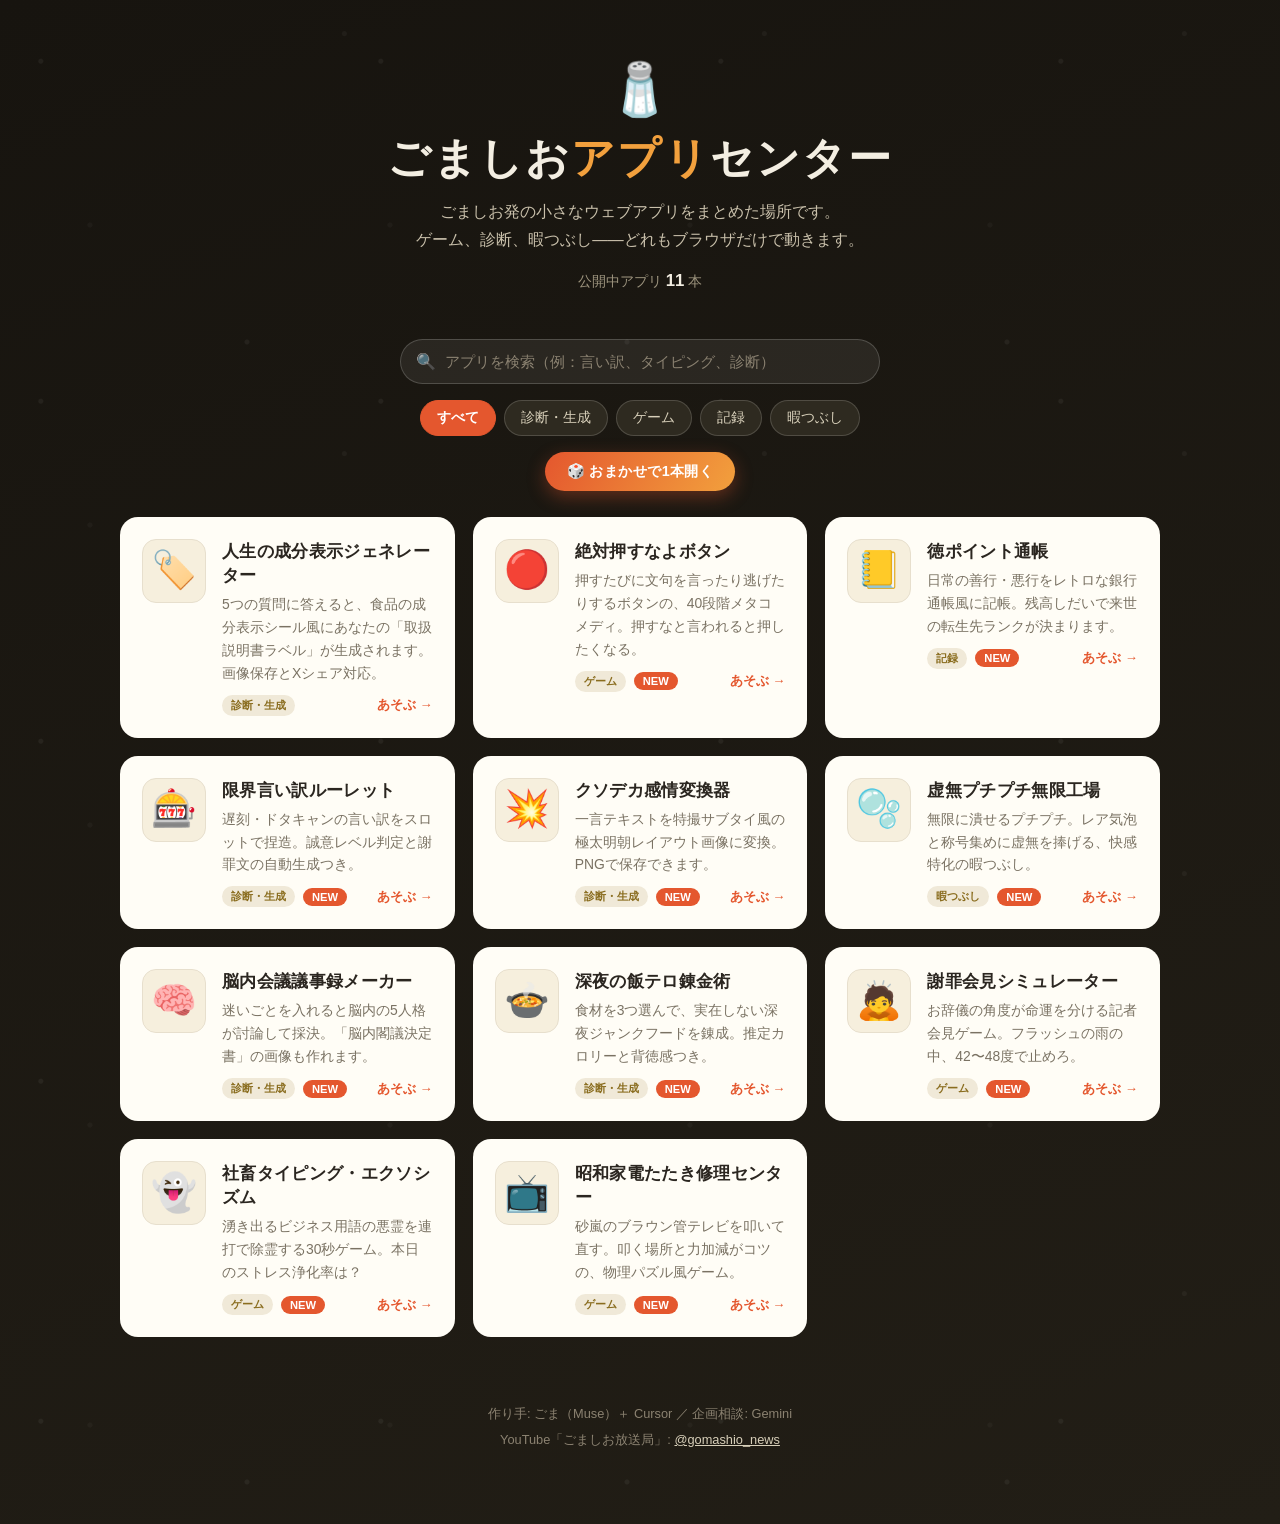
<file: index.html>
<!DOCTYPE html>
<html lang="ja">
<head>
<meta charset="UTF-8">
<meta name="viewport" content="width=device-width, initial-scale=1.0">
<title>ごましおアプリセンター｜ごましお発の小さなウェブアプリ集</title>
<meta name="description" content="ごましお発の小さなウェブアプリをまとめた場所。ゲーム、診断、暇つぶし——どれもブラウザだけで動きます。">
<script async src="https://pagead2.googlesyndication.com/pagead/js/adsbygoogle.js?client=ca-pub-3771782298256692" crossorigin="anonymous"></script>
<style>
  :root {
    --bg: #17140f;
    --bg2: #221e16;
    --card: #fffdf6;
    --ink: #2b2620;
    --sub: #7a7263;
    --accent: #e4572e;
    --accent2: #f2a03d;
    --line: #e7dfcd;
    --chip: #2e2a20;
    --radius: 18px;
  }
  * { margin: 0; padding: 0; box-sizing: border-box; }
  html { scroll-behavior: smooth; }
  body {
    font-family: "Hiragino Kaku Gothic ProN", "Hiragino Sans", "Noto Sans JP", sans-serif;
    background:
      radial-gradient(circle at 12% 18%, rgba(255,255,255,.05) 0 2px, transparent 3px),
      radial-gradient(circle at 82% 8%, rgba(255,255,255,.04) 0 2px, transparent 3px),
      radial-gradient(circle at 65% 90%, rgba(255,255,255,.05) 0 2px, transparent 3px),
      radial-gradient(circle at 30% 75%, rgba(255,255,255,.03) 0 2px, transparent 3px),
      linear-gradient(160deg, var(--bg) 0%, var(--bg2) 100%);
    background-size: 340px 340px, 420px 420px, 380px 380px, 300px 300px, cover;
    color: #f3eee2;
    min-height: 100vh;
  }
  .wrap { max-width: 1080px; margin: 0 auto; padding: 0 20px 72px; }

  header { text-align: center; padding: 64px 0 10px; }
  .logo { font-size: 3.2rem; line-height: 1; }
  h1 { font-size: clamp(1.9rem, 5vw, 2.7rem); letter-spacing: .05em; margin: 14px 0 10px; }
  h1 .goma { color: var(--accent2); }
  .lead { color: #c9c0ab; font-size: .98rem; line-height: 1.8; }
  .stats { margin-top: 16px; font-size: .85rem; color: #9d947e; }
  .stats b { color: #f3eee2; font-size: 1.05rem; }

  .nemo {
    display: none;
    margin: 26px auto 0;
    max-width: 560px;
    background: rgba(255,253,246,.06);
    border: 1px solid rgba(255,253,246,.14);
    border-radius: 14px;
    padding: 12px 18px;
    font-size: .88rem;
    color: #d8d0ba;
    align-items: center;
    gap: 10px;
    justify-content: center;
    flex-wrap: wrap;
  }
  .nemo .ttl { font-weight: 700; color: #f3eee2; }
  .nemo .src { width: 100%; font-size: .7rem; color: #8b8271; }

  .controls { margin: 38px 0 8px; display: flex; flex-direction: column; gap: 16px; align-items: center; }
  .searchbox { width: 100%; max-width: 480px; position: relative; }
  .searchbox input {
    width: 100%; padding: 13px 18px 13px 44px; border-radius: 999px;
    border: 1px solid rgba(255,253,246,.18); background: rgba(255,253,246,.07);
    color: #f3eee2; font-size: .95rem; outline: none;
  }
  .searchbox input::placeholder { color: #8b8271; }
  .searchbox input:focus { border-color: var(--accent2); }
  .searchbox .mag { position: absolute; left: 16px; top: 50%; transform: translateY(-50%); opacity: .7; }
  .chips { display: flex; gap: 8px; flex-wrap: wrap; justify-content: center; }
  .chip {
    padding: 8px 16px; border-radius: 999px; border: 1px solid rgba(255,253,246,.16);
    background: var(--chip); color: #d8d0ba; font-size: .85rem; cursor: pointer;
    transition: all .15s ease;
  }
  .chip:hover { border-color: var(--accent2); }
  .chip.on { background: var(--accent); border-color: var(--accent); color: #fff; font-weight: 700; }
  .shuffle {
    padding: 10px 22px; border-radius: 999px; border: none; cursor: pointer;
    background: linear-gradient(120deg, var(--accent), var(--accent2));
    color: #fff; font-weight: 700; font-size: .9rem; letter-spacing: .03em;
    box-shadow: 0 6px 18px rgba(228,87,46,.35); transition: transform .15s ease;
  }
  .shuffle:hover { transform: translateY(-2px) rotate(-1deg); }

  .grid {
    display: grid; gap: 18px; margin-top: 26px;
    grid-template-columns: repeat(auto-fill, minmax(300px, 1fr));
  }
  a.card {
    display: flex; gap: 16px; align-items: flex-start;
    background: var(--card); color: var(--ink); text-decoration: none;
    border-radius: var(--radius); padding: 22px;
    transition: transform .16s ease, box-shadow .16s ease;
    position: relative; overflow: hidden;
  }
  a.card:hover { transform: translateY(-4px); box-shadow: 0 14px 34px rgba(0,0,0,.45); }
  a.card.hide { display: none; }
  .icon {
    font-size: 2.3rem; line-height: 1.1; flex-shrink: 0;
    width: 64px; height: 64px; display: grid; place-items: center;
    background: #f6efdd; border: 1px solid var(--line); border-radius: 14px;
  }
  .card h2 { font-size: 1.08rem; margin-bottom: 6px; letter-spacing: .02em; }
  .card p { color: var(--sub); font-size: .87rem; line-height: 1.65; }
  .meta { margin-top: 10px; display: flex; gap: 8px; align-items: center; }
  .tag { font-size: .7rem; padding: 3px 9px; border-radius: 999px; background: #f0e9d8; color: #8a6d1f; font-weight: 700; }
  .new { font-size: .7rem; padding: 3px 9px; border-radius: 999px; background: var(--accent); color: #fff; font-weight: 700; }
  .go { margin-left: auto; font-size: .82rem; color: var(--accent); font-weight: 700; white-space: nowrap; }
  .empty { display: none; text-align: center; color: #9d947e; padding: 40px 0; font-size: .95rem; }

  footer { margin-top: 64px; text-align: center; color: #8b8271; font-size: .8rem; line-height: 2; }
  footer a { color: #d8d0ba; }
</style>
</head>
<body>
<div class="wrap">
  <header>
    <div class="logo">🧂</div>
    <h1>ごましお<span class="goma">アプリ</span>センター</h1>
    <p class="lead">ごましお発の小さなウェブアプリをまとめた場所です。<br>ゲーム、診断、暇つぶし——どれもブラウザだけで動きます。</p>
    <p class="stats">公開中アプリ <b id="appCount">11</b> 本</p>
    <div class="nemo" id="nemo">
      <span class="ttl">🌊 ポイント・ネモの天気</span>
      <span id="nemoBody">取得中…</span>
      <span class="src">ごましお放送局の天気予報はこの地点のみ。データ: wttr.in</span>
    </div>
  </header>

  <div class="controls">
    <div class="searchbox">
      <span class="mag">🔍</span>
      <input type="search" id="q" placeholder="アプリを検索（例：言い訳、タイピング、診断）" aria-label="アプリを検索">
    </div>
    <div class="chips" id="chips"></div>
    <button class="shuffle" id="shuffle">🎲 おまかせで1本開く</button>
  </div>

  <div class="grid" id="grid"></div>
  <p class="empty" id="empty">見つかりませんでした。別の言葉で探してみてください。</p>

  <footer>
    作り手: ごま（Muse）＋ Cursor ／ 企画相談: Gemini<br>
    YouTube「ごましお放送局」: <a href="https://www.youtube.com/@gomashio_news" target="_blank" rel="noopener">@gomashio_news</a>
  </footer>
</div>

<script>
  const APPS = [
    { slug: "jinsei-seibun", icon: "🏷️", name: "人生の成分表示ジェネレーター", cat: "診断・生成",
      desc: "5つの質問に答えると、食品の成分表示シール風にあなたの「取扱説明書ラベル」が生成されます。画像保存とXシェア対応。", kw: "診断 成分表示 ラベル 人生 質問" },
    { slug: "zettai-osunayo", icon: "🔴", name: "絶対押すなよボタン", cat: "ゲーム", isNew: true,
      desc: "押すたびに文句を言ったり逃げたりするボタンの、40段階メタコメディ。押すなと言われると押したくなる。", kw: "ボタン 押すな メタ ネタ 逃げる" },
    { slug: "toku-passbook", icon: "📒", name: "徳ポイント通帳", cat: "記録", isNew: true,
      desc: "日常の善行・悪行をレトロな銀行通帳風に記帳。残高しだいで来世の転生先ランクが決まります。", kw: "徳 ポイント 通帳 善行 来世 転生 記録" },
    { slug: "iiwake-roulette", icon: "🎰", name: "限界言い訳ルーレット", cat: "診断・生成", isNew: true,
      desc: "遅刻・ドタキャンの言い訳をスロットで捏造。誠意レベル判定と謝罪文の自動生成つき。", kw: "言い訳 ルーレット スロット 遅刻 謝罪 生成" },
    { slug: "kusodeka-kanjou", icon: "💥", name: "クソデカ感情変換器", cat: "診断・生成", isNew: true,
      desc: "一言テキストを特撮サブタイ風の極太明朝レイアウト画像に変換。PNGで保存できます。", kw: "画像 変換 特撮 サブタイトル 明朝 生成" },
    { slug: "kyomu-puchipuchi", icon: "🫧", name: "虚無プチプチ無限工場", cat: "暇つぶし", isNew: true,
      desc: "無限に潰せるプチプチ。レア気泡と称号集めに虚無を捧げる、快感特化の暇つぶし。", kw: "プチプチ 暇つぶし 無限 気泡 ストレス" },
    { slug: "nounai-kaigi", icon: "🧠", name: "脳内会議議事録メーカー", cat: "診断・生成", isNew: true,
      desc: "迷いごとを入れると脳内の5人格が討論して採決。「脳内閣議決定書」の画像も作れます。", kw: "脳内 会議 議事録 討論 決断 生成" },
    { slug: "meshitero-alchemy", icon: "🍲", name: "深夜の飯テロ錬金術", cat: "診断・生成", isNew: true,
      desc: "食材を3つ選んで、実在しない深夜ジャンクフードを錬成。推定カロリーと背徳感つき。", kw: "飯テロ 深夜 錬金術 料理 カロリー 生成" },
    { slug: "shazai-kaiken", icon: "🙇", name: "謝罪会見シミュレーター", cat: "ゲーム", isNew: true,
      desc: "お辞儀の角度が命運を分ける記者会見ゲーム。フラッシュの雨の中、42〜48度で止めろ。", kw: "謝罪 会見 お辞儀 ゲーム 炎上 シミュレーター" },
    { slug: "shachiku-exorcism", icon: "👻", name: "社畜タイピング・エクソシズム", cat: "ゲーム", isNew: true,
      desc: "湧き出るビジネス用語の悪霊を連打で除霊する30秒ゲーム。本日のストレス浄化率は？", kw: "タイピング ゲーム 社畜 除霊 ビジネス用語 30秒" },
    { slug: "showa-kaden-repair", icon: "📺", name: "昭和家電たたき修理センター", cat: "ゲーム", isNew: true,
      desc: "砂嵐のブラウン管テレビを叩いて直す。叩く場所と力加減がコツの、物理パズル風ゲーム。", kw: "昭和 テレビ たたき 修理 レトロ ゲーム ブラウン管" },
  ];

  const grid = document.getElementById("grid");
  const empty = document.getElementById("empty");
  document.getElementById("appCount").textContent = APPS.length;

  for (const app of APPS) {
    const a = document.createElement("a");
    a.className = "card";
    a.href = app.slug + "/";
    a.dataset.cat = app.cat;
    a.dataset.search = (app.name + " " + app.desc + " " + app.kw).toLowerCase();
    a.innerHTML =
      '<div class="icon">' + app.icon + "</div>" +
      "<div><h2></h2><p></p>" +
      '<div class="meta"><span class="tag"></span>' +
      (app.isNew ? '<span class="new">NEW</span>' : "") +
      '<span class="go">あそぶ →</span></div></div>';
    a.querySelector("h2").textContent = app.name;
    a.querySelector("p").textContent = app.desc;
    a.querySelector(".tag").textContent = app.cat;
    grid.appendChild(a);
  }

  const cats = ["すべて", ...new Set(APPS.map(a => a.cat))];
  const chips = document.getElementById("chips");
  let curCat = "すべて";
  for (const c of cats) {
    const b = document.createElement("button");
    b.className = "chip" + (c === "すべて" ? " on" : "");
    b.textContent = c;
    b.addEventListener("click", () => {
      curCat = c;
      chips.querySelectorAll(".chip").forEach(x => x.classList.toggle("on", x.textContent === c));
      applyFilter();
    });
    chips.appendChild(b);
  }

  const q = document.getElementById("q");
  q.addEventListener("input", applyFilter);
  function applyFilter() {
    const word = q.value.trim().toLowerCase();
    let shown = 0;
    grid.querySelectorAll(".card").forEach(card => {
      const okCat = curCat === "すべて" || card.dataset.cat === curCat;
      const okWord = !word || card.dataset.search.includes(word);
      const show = okCat && okWord;
      card.classList.toggle("hide", !show);
      if (show) shown++;
    });
    empty.style.display = shown ? "none" : "block";
  }

  document.getElementById("shuffle").addEventListener("click", () => {
    const app = APPS[Math.floor(Math.random() * APPS.length)];
    location.href = app.slug + "/";
  });

  // ポイント・ネモの天気（無料API: wttr.in）。失敗したら静かに隠す。
  fetch("https://wttr.in/-47.39,-123.63?format=j1")
    .then(r => r.ok ? r.json() : Promise.reject())
    .then(j => {
      const c = j.current_condition && j.current_condition[0];
      if (!c) return;
      const descMap = { "Clear": "快晴", "Sunny": "晴れ", "Partly cloudy": "晴れ時々曇り", "Cloudy": "曇り", "Overcast": "曇り", "Light rain": "小雨", "Moderate rain": "雨", "Heavy rain": "大雨", "Patchy rain possible": "雨の可能性あり", "Mist": "霧", "Fog": "濃霧" };
      const desc = descMap[c.weatherDesc[0].value] || c.weatherDesc[0].value;
      document.getElementById("nemoBody").textContent =
        desc + " ／ 気温 " + c.temp_C + "℃ ／ 風速 " + Math.round(c.windspeedKmph / 3.6) + " m/s ／ 湿度 " + c.humidity + "%";
      document.getElementById("nemo").style.display = "flex";
    })
    .catch(() => {});
</script>
</body>
</html>
</file>
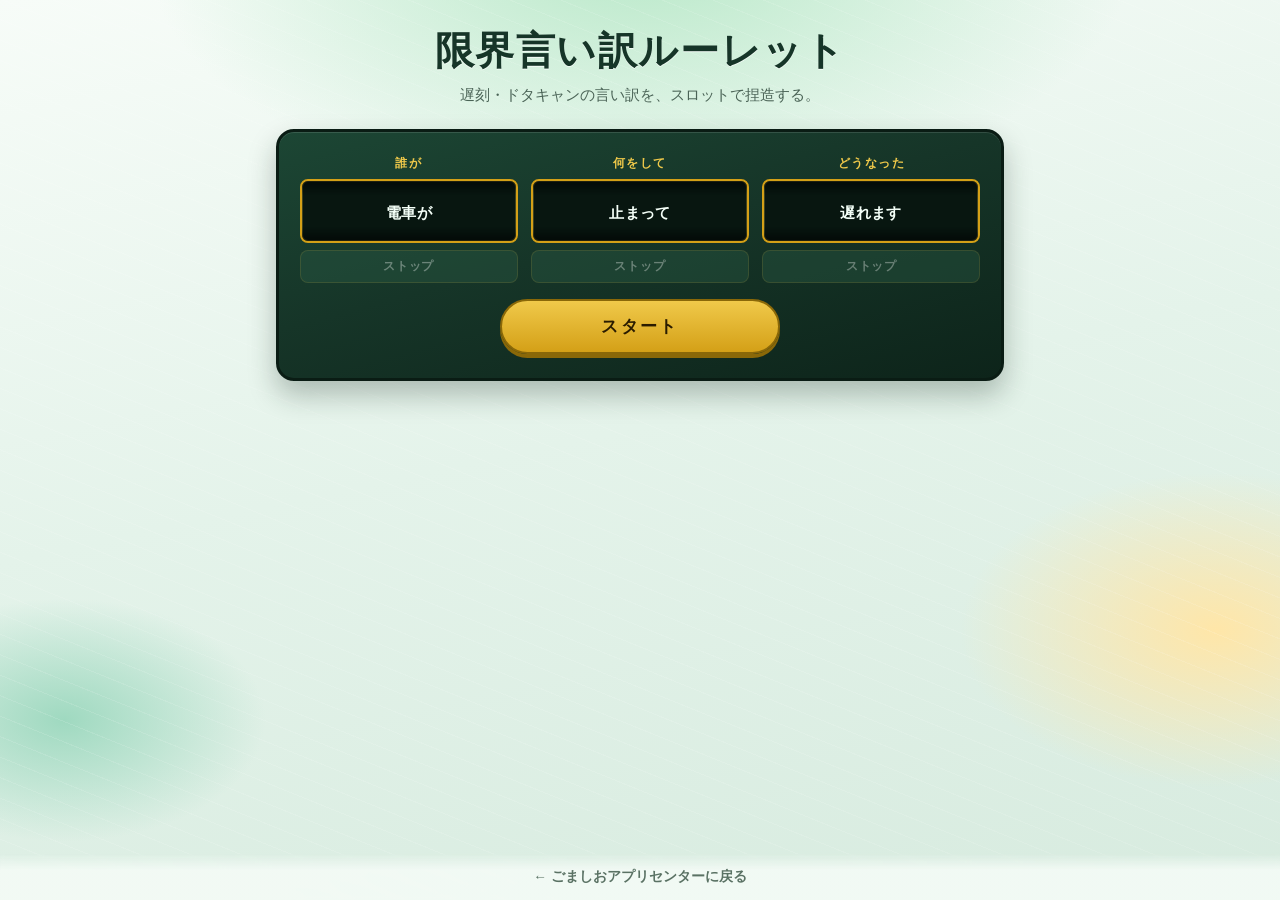
<file: iiwake-roulette/index.html>
<!DOCTYPE html>
<html lang="ja">
<head>
<script async src="https://pagead2.googlesyndication.com/pagead/js/adsbygoogle.js?client=ca-pub-3771782298256692" crossorigin="anonymous"></script>
  <meta charset="UTF-8">
  <meta name="viewport" content="width=device-width, initial-scale=1, viewport-fit=cover">
  <title>限界言い訳ルーレット</title>
  <link rel="stylesheet" href="style.css">
</head>
<body>
  <div class="bg" aria-hidden="true"></div>
  <div class="flash" id="flash" aria-hidden="true"></div>

  <main class="stage">
    <header class="hero">
      <h1 class="brand">限界言い訳ルーレット</h1>
      <p class="tagline">遅刻・ドタキャンの言い訳を、スロットで捏造する。</p>
    </header>

    <section class="machine" aria-label="言い訳スロット">
      <div class="reels" id="reels">
        <div class="reel-col">
          <p class="reel-label">誰が</p>
          <div class="reel-window" data-reel="0">
            <div class="reel-strip" id="strip0"></div>
          </div>
          <button type="button" class="stop-btn" id="stop0" disabled>ストップ</button>
        </div>
        <div class="reel-col">
          <p class="reel-label">何をして</p>
          <div class="reel-window" data-reel="1">
            <div class="reel-strip" id="strip1"></div>
          </div>
          <button type="button" class="stop-btn" id="stop1" disabled>ストップ</button>
        </div>
        <div class="reel-col">
          <p class="reel-label">どうなった</p>
          <div class="reel-window" data-reel="2">
            <div class="reel-strip" id="strip2"></div>
          </div>
          <button type="button" class="stop-btn" id="stop2" disabled>ストップ</button>
        </div>
      </div>

      <button type="button" class="start-btn" id="startBtn">スタート</button>
    </section>

    <section class="result" id="result" hidden>
      <p class="result-eyebrow" id="resultEyebrow">捏造完了</p>
      <p class="excuse" id="excuse" aria-live="polite"></p>
      <p class="sincerity" id="sincerity" aria-live="polite"></p>

      <div class="apology-block">
        <p class="apology-label">謝罪文テンプレート</p>
        <p class="apology" id="apology"></p>
        <button type="button" class="copy-btn" id="copyBtn">コピー</button>
        <p class="copy-feedback" id="copyFeedback" aria-live="polite"></p>
      </div>
    </section>

    <div class="jackpot" id="jackpot" hidden>
      <p class="jackpot-badge">確定演出</p>
      <p class="jackpot-title">絶対に許される最強の言い訳</p>
      <p class="jackpot-excuse" id="jackpotExcuse"></p>
      <p class="sincerity jackpot-stars">誠意レベル ★★★★★</p>
      <div class="apology-block">
        <p class="apology-label">謝罪文テンプレート</p>
        <p class="apology" id="jackpotApology"></p>
        <button type="button" class="copy-btn" id="jackpotCopyBtn">コピー</button>
        <p class="copy-feedback" id="jackpotCopyFeedback" aria-live="polite"></p>
      </div>
      <button type="button" class="again-btn" id="againBtn">もう一度回す</button>
    </div>
  </main>

  <footer class="site-footer">
    <a href="../">← ごましおアプリセンターに戻る</a>
  </footer>

  <script src="app.js"></script>
</body>
</html>
</file>
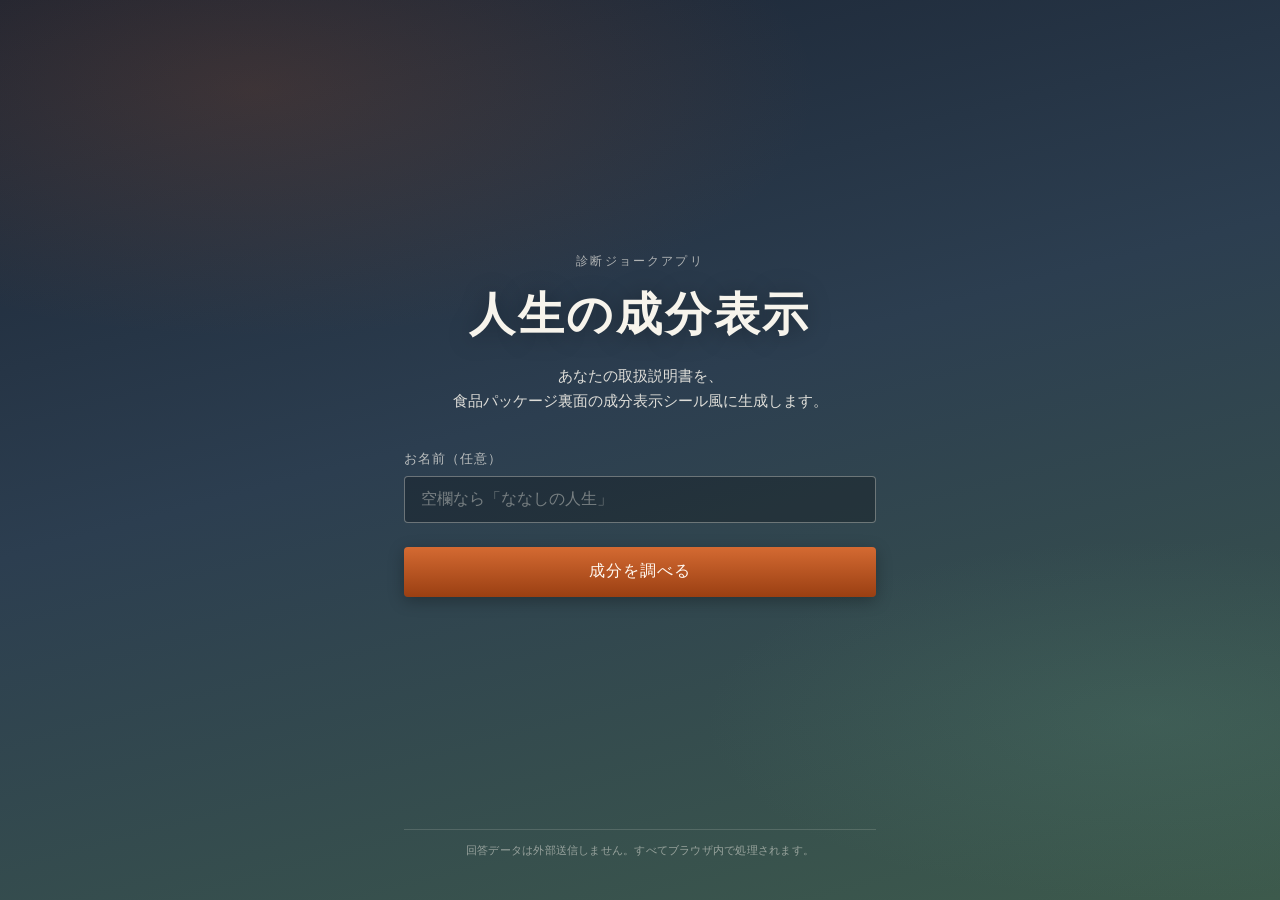
<file: jinsei-seibun/index.html>
<!DOCTYPE html>
<html lang="ja">
<head>
<script async src="https://pagead2.googlesyndication.com/pagead/js/adsbygoogle.js?client=ca-pub-3771782298256692" crossorigin="anonymous"></script>
  <meta charset="UTF-8" />
  <meta name="viewport" content="width=device-width, initial-scale=1, viewport-fit=cover" />
  <meta name="description" content="5つの質問に答えると、食品の成分表示シール風にあなたの取扱説明書ラベルが生成されます。" />
  <title>人生の成分表示</title>
  <link rel="stylesheet" href="style.css" />
</head>
<body>
  <div id="app">
    <!-- タイトル画面 -->
    <section id="screen-title" class="screen is-active" aria-label="タイトル">
      <div class="title-hero">
        <p class="title-eyebrow">診断ジョークアプリ</p>
        <h1 class="app-title">人生の成分表示</h1>
        <p class="catch">
          あなたの取扱説明書を、<br />食品パッケージ裏面の成分表示シール風に生成します。
        </p>
        <label class="name-field">
          <span class="name-label">お名前（任意）</span>
          <input
            type="text"
            id="input-name"
            maxlength="20"
            placeholder="空欄なら「ななしの人生」"
            autocomplete="nickname"
          />
        </label>
        <button type="button" id="btn-start" class="btn btn-primary">成分を調べる</button>
      </div>
    </section>

    <!-- 質問画面 -->
    <section id="screen-quiz" class="screen" aria-label="質問" hidden>
      <div class="quiz-chrome">
        <div class="progress" aria-hidden="true">
          <div class="progress-bar" id="progress-bar"></div>
        </div>
        <p class="progress-text" id="progress-text">1 / 5</p>
      </div>
      <div class="quiz-body" id="quiz-body"></div>
    </section>

    <!-- 結果画面 -->
    <section id="screen-result" class="screen" aria-label="結果" hidden>
      <p class="result-heading">検査完了</p>
      <div class="label-stage" id="label-stage">
        <div class="label-seal" id="label-seal">
          <div class="label-shine" id="label-shine" aria-hidden="true"></div>
          <div class="label-content" id="label-content"></div>
          <canvas id="barcode-canvas" width="280" height="56" aria-hidden="true"></canvas>
        </div>
      </div>
      <div class="result-actions">
        <button type="button" id="btn-save" class="btn btn-primary">画像で保存</button>
        <button type="button" id="btn-share" class="btn btn-secondary">Xでシェア</button>
        <button type="button" id="btn-retry" class="btn btn-ghost">もう一度</button>
      </div>
      <canvas id="export-canvas" width="1080" height="1680" hidden aria-hidden="true"></canvas>
    </section>

    <footer class="site-footer">
      回答データは外部送信しません。すべてブラウザ内で処理されます。
    </footer>
  </div>
  <script src="app.js"></script>
</body>
</html>
</file>
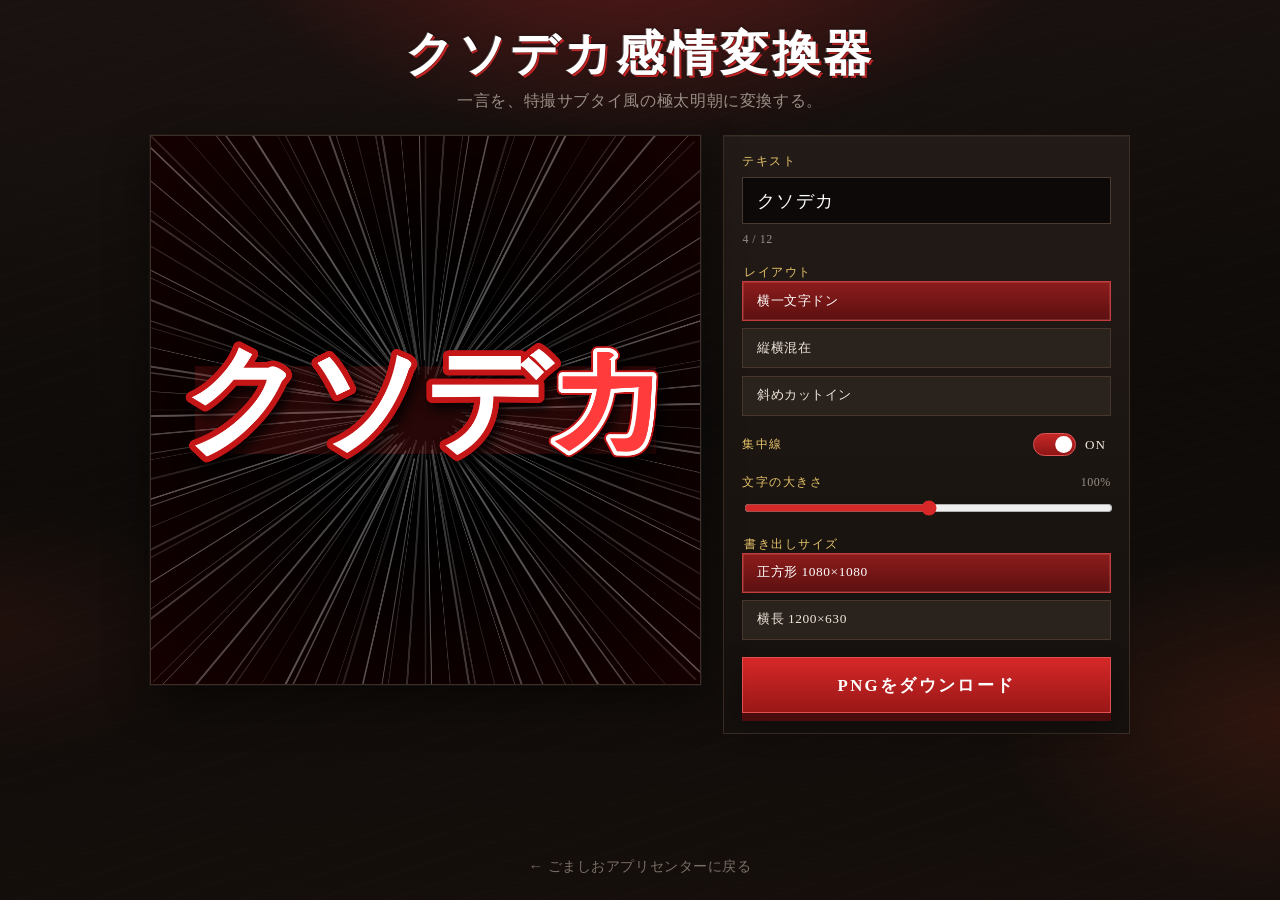
<file: kusodeka-kanjou/index.html>
<!DOCTYPE html>
<html lang="ja">
<head>
<script async src="https://pagead2.googlesyndication.com/pagead/js/adsbygoogle.js?client=ca-pub-3771782298256692" crossorigin="anonymous"></script>
  <meta charset="UTF-8">
  <meta name="viewport" content="width=device-width, initial-scale=1, viewport-fit=cover">
  <title>クソデカ感情変換器</title>
  <link rel="stylesheet" href="style.css">
</head>
<body>
  <div class="bg" aria-hidden="true"></div>

  <main class="stage">
    <header class="hero">
      <h1 class="brand">クソデカ感情変換器</h1>
      <p class="tagline">一言を、特撮サブタイ風の極太明朝に変換する。</p>
    </header>

    <section class="workspace" aria-label="変換ワークスペース">
      <div class="preview-wrap">
        <canvas id="preview" width="1080" height="1080" aria-label="プレビュー"></canvas>
      </div>

      <form class="controls" id="controls" autocomplete="off">
        <label class="field">
          <span class="field-label">テキスト</span>
          <input
            type="text"
            id="textInput"
            maxlength="12"
            value="クソデカ"
            placeholder="最大12文字"
            inputmode="text"
          >
          <span class="char-count" id="charCount" aria-live="polite">4 / 12</span>
        </label>

        <fieldset class="field fieldset">
          <legend class="field-label">レイアウト</legend>
          <div class="seg" role="radiogroup" aria-label="レイアウト">
            <label class="seg-item">
              <input type="radio" name="layout" value="don" checked>
              <span>横一文字ドン</span>
            </label>
            <label class="seg-item">
              <input type="radio" name="layout" value="mix">
              <span>縦横混在</span>
            </label>
            <label class="seg-item">
              <input type="radio" name="layout" value="cutin">
              <span>斜めカットイン</span>
            </label>
          </div>
        </fieldset>

        <label class="field toggle-row">
          <span class="field-label">集中線</span>
          <span class="toggle">
            <input type="checkbox" id="speedLines" checked>
            <span class="toggle-ui" aria-hidden="true"></span>
            <span class="toggle-text" id="speedLinesLabel">ON</span>
          </span>
        </label>

        <label class="field">
          <span class="field-label">
            文字の大きさ
            <span class="slider-val" id="sizeLabel">100%</span>
          </span>
          <input type="range" id="fontSize" min="60" max="140" value="100" step="5">
        </label>

        <fieldset class="field fieldset">
          <legend class="field-label">書き出しサイズ</legend>
          <div class="seg" role="radiogroup" aria-label="書き出しサイズ">
            <label class="seg-item">
              <input type="radio" name="exportSize" value="square" checked>
              <span>正方形 1080×1080</span>
            </label>
            <label class="seg-item">
              <input type="radio" name="exportSize" value="wide">
              <span>横長 1200×630</span>
            </label>
          </div>
        </fieldset>

        <button type="button" class="download-btn" id="downloadBtn">PNGをダウンロード</button>
      </form>
    </section>
  </main>

  <footer class="site-footer">
    <a href="../">← ごましおアプリセンターに戻る</a>
  </footer>

  <script src="app.js"></script>
</body>
</html>
</file>
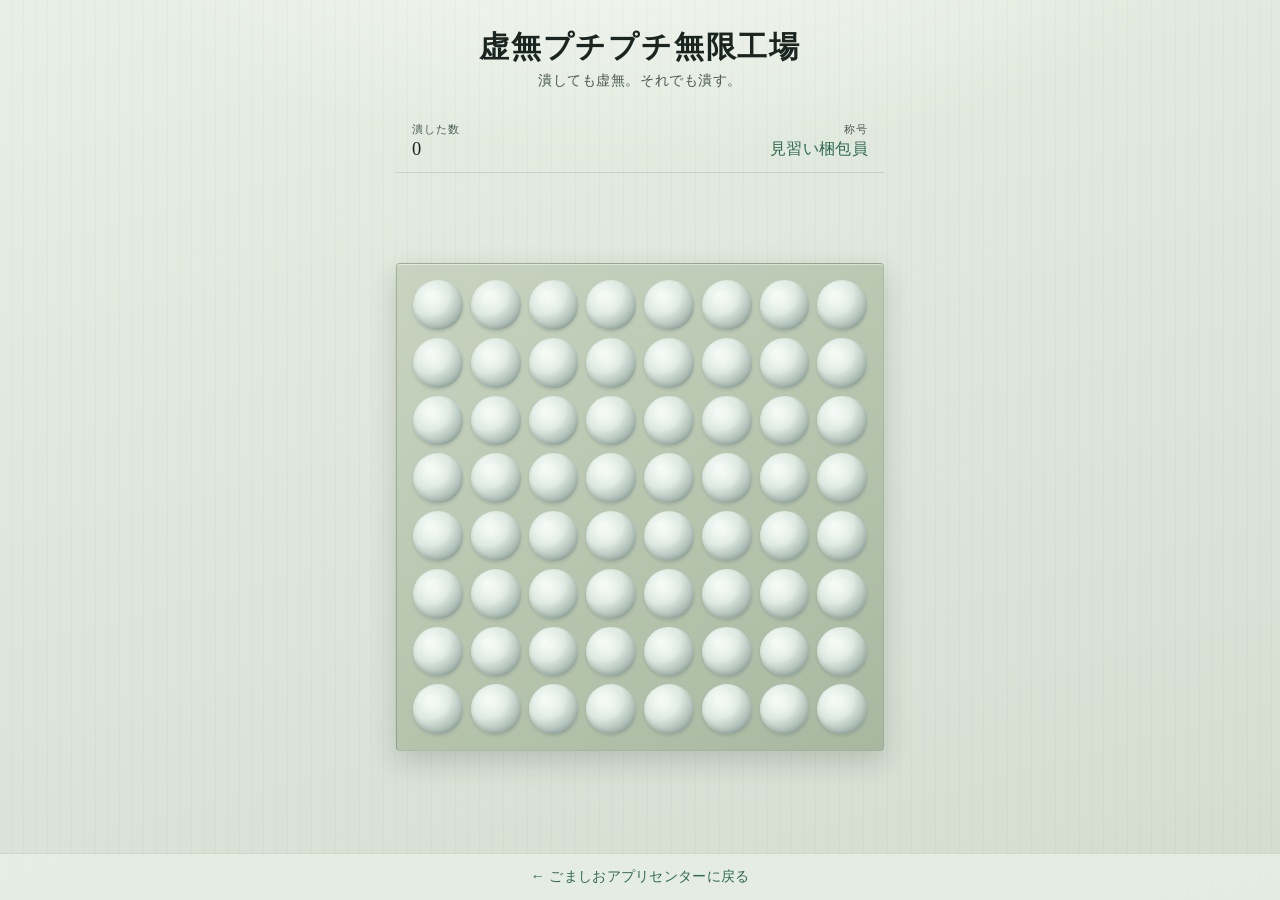
<file: kyomu-puchipuchi/index.html>
<!DOCTYPE html>
<html lang="ja">
<head>
<script async src="https://pagead2.googlesyndication.com/pagead/js/adsbygoogle.js?client=ca-pub-3771782298256692" crossorigin="anonymous"></script>
  <meta charset="UTF-8">
  <meta name="viewport" content="width=device-width, initial-scale=1, viewport-fit=cover">
  <title>虚無プチプチ無限工場</title>
  <link rel="stylesheet" href="style.css">
</head>
<body>
  <div class="bg" aria-hidden="true"></div>
  <main class="app">
    <header class="header">
      <h1 class="title">虚無プチプチ無限工場</h1>
      <p class="tagline">潰しても虚無。それでも潰す。</p>
    </header>

    <section class="status" aria-live="polite">
      <div class="stat">
        <span class="stat-label">潰した数</span>
        <span class="stat-value" id="count">0</span>
      </div>
      <div class="stat">
        <span class="stat-label">称号</span>
        <span class="stat-value title-rank" id="rank">見習い梱包員</span>
      </div>
    </section>

    <section class="sheet" aria-label="プチプチシート">
      <div class="grid" id="grid" role="grid"></div>
    </section>
  </main>

  <footer class="footer">
    <a href="../">← ごましおアプリセンターに戻る</a>
  </footer>

  <script src="app.js"></script>
</body>
</html>
</file>
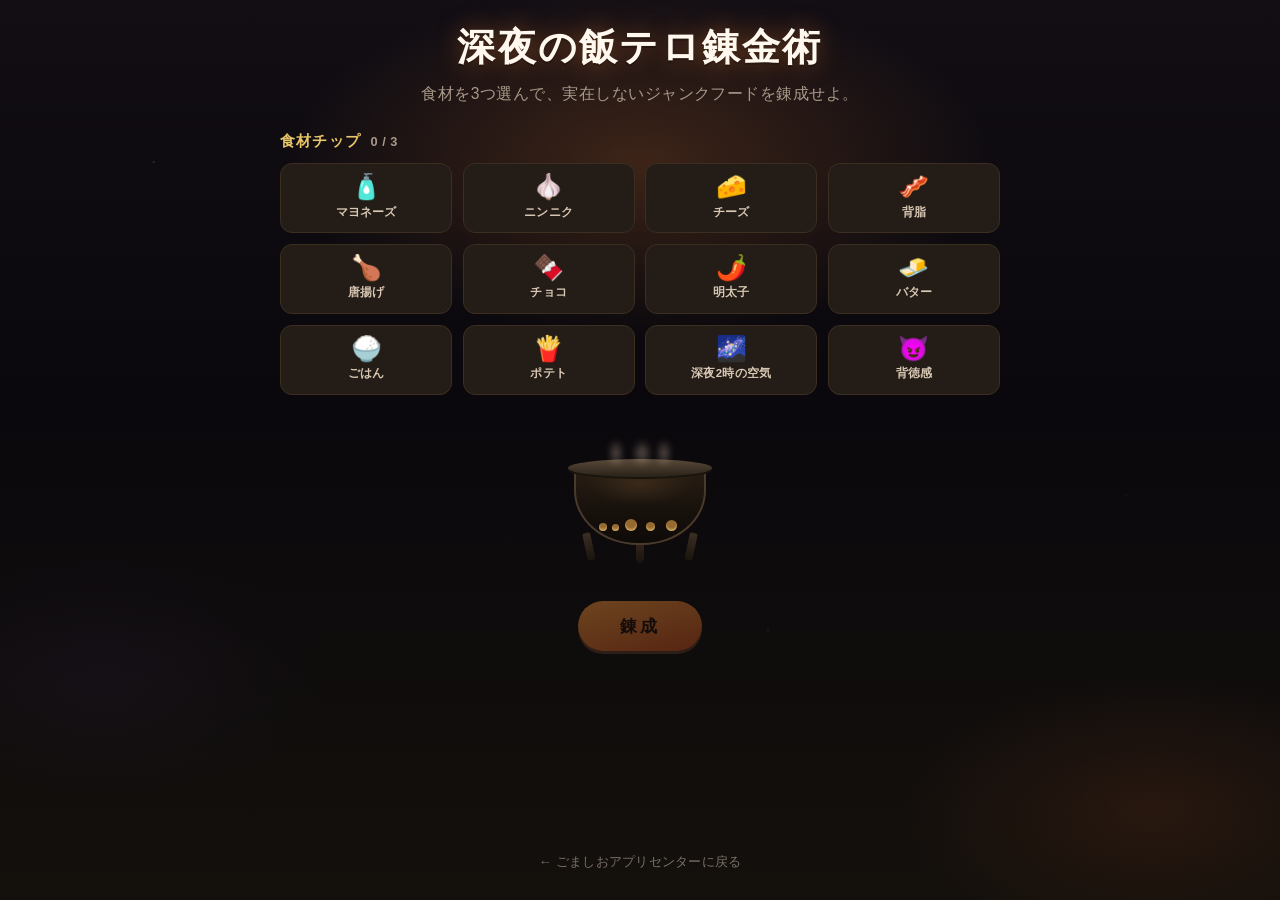
<file: meshitero-alchemy/index.html>
<!DOCTYPE html>
<html lang="ja">
<head>
<script async src="https://pagead2.googlesyndication.com/pagead/js/adsbygoogle.js?client=ca-pub-3771782298256692" crossorigin="anonymous"></script>
  <meta charset="UTF-8">
  <meta name="viewport" content="width=device-width, initial-scale=1, viewport-fit=cover">
  <title>深夜の飯テロ錬金術</title>
  <link rel="stylesheet" href="style.css">
</head>
<body>
  <div class="bg" aria-hidden="true"></div>

  <main class="stage">
    <header class="hero">
      <h1 class="brand">深夜の飯テロ錬金術</h1>
      <p class="tagline">食材を3つ選んで、実在しないジャンクフードを錬成せよ。</p>
    </header>

    <section class="ingredients" aria-label="食材選択">
      <h2 class="section-title">食材チップ <span class="hint" id="selectHint">0 / 3</span></h2>
      <div class="chip-grid" id="chipGrid" role="group" aria-label="食材（最大3つ）"></div>
    </section>

    <section class="cauldron-section" aria-label="錬成鍋">
      <div class="cauldron-wrap">
        <div class="cauldron" id="cauldron" aria-hidden="true">
          <div class="cauldron-rim"></div>
          <div class="cauldron-body">
            <div class="bubbles">
              <span class="bubble b1"></span>
              <span class="bubble b2"></span>
              <span class="bubble b3"></span>
              <span class="bubble b4"></span>
              <span class="bubble b5"></span>
            </div>
            <div class="stew" id="stewEmojis"></div>
          </div>
          <div class="cauldron-legs">
            <span></span><span></span><span></span>
          </div>
          <div class="steam">
            <span></span><span></span><span></span>
          </div>
        </div>
      </div>
      <button type="button" class="alchemy-btn" id="alchemyBtn" disabled>錬成</button>
      <button type="button" class="reset-btn" id="resetBtn" hidden>選び直す</button>
    </section>

    <section class="result" id="result" hidden aria-live="polite">
      <div class="concept-art" id="conceptArt" aria-label="概念イラスト"></div>
      <h2 class="dish-name" id="dishName"></h2>
      <p class="calories" id="calories"></p>
      <p class="sizzle" id="sizzle"></p>
    </section>
  </main>

  <footer class="site-footer">
    <a href="../">← ごましおアプリセンターに戻る</a>
  </footer>

  <script src="app.js"></script>
</body>
</html>
</file>
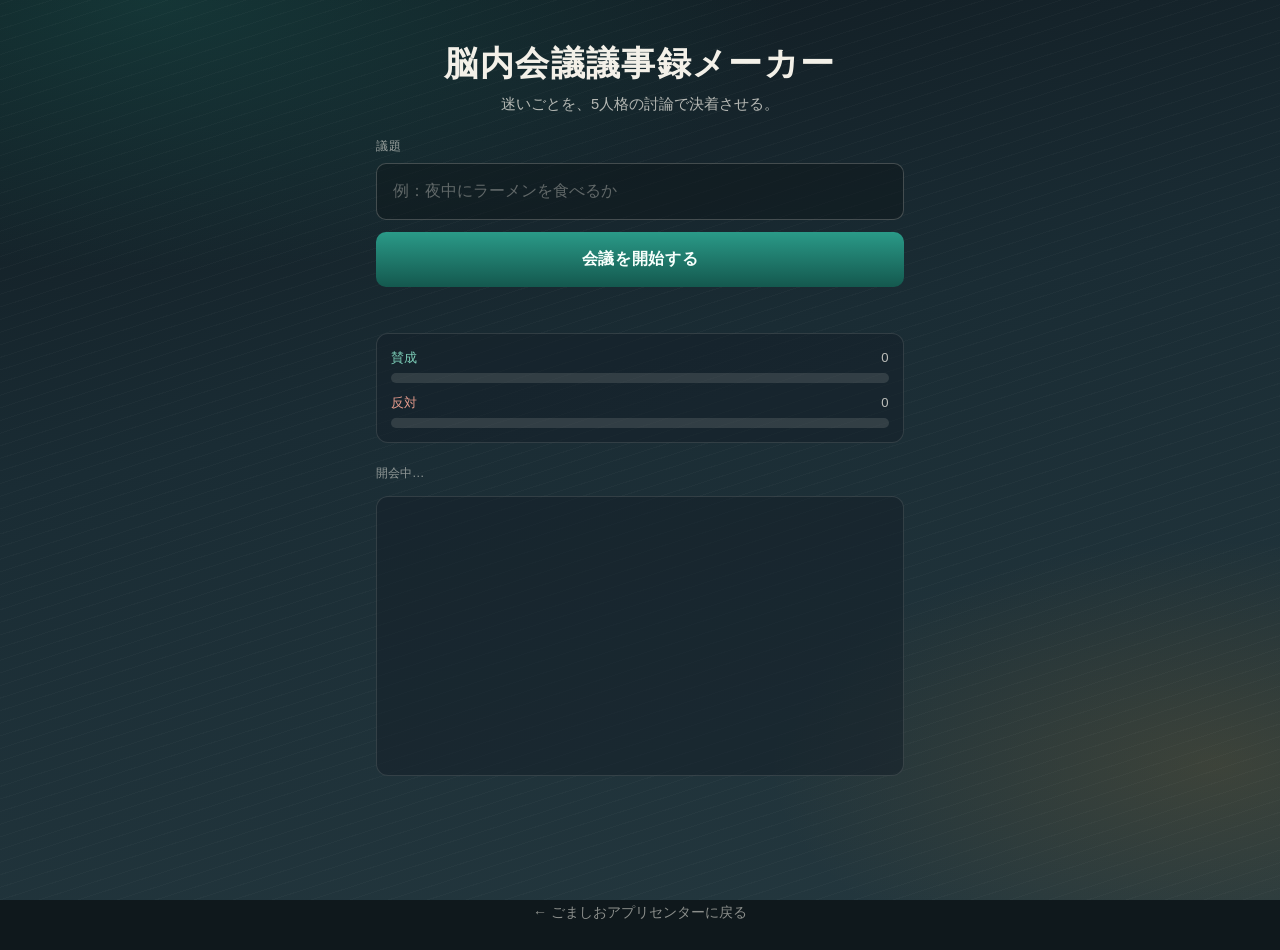
<file: nounai-kaigi/index.html>
<!DOCTYPE html>
<html lang="ja">
<head>
<script async src="https://pagead2.googlesyndication.com/pagead/js/adsbygoogle.js?client=ca-pub-3771782298256692" crossorigin="anonymous"></script>
  <meta charset="UTF-8">
  <meta name="viewport" content="width=device-width, initial-scale=1, viewport-fit=cover">
  <title>脳内会議議事録メーカー</title>
  <link rel="stylesheet" href="style.css">
</head>
<body>
  <div class="bg" aria-hidden="true"></div>

  <main class="stage">
    <header class="hero">
      <h1 class="brand">脳内会議議事録メーカー</h1>
      <p class="tagline">迷いごとを、5人格の討論で決着させる。</p>
    </header>

    <section class="intake" id="intake" aria-label="議題入力">
      <label class="field" for="topicInput">
        <span class="field-label">議題</span>
        <input
          type="text"
          id="topicInput"
          maxlength="40"
          placeholder="例：夜中にラーメンを食べるか"
          autocomplete="off"
          inputmode="text"
        >
      </label>
      <button type="button" class="start-btn" id="startBtn">会議を開始する</button>
      <p class="intake-hint" id="intakeHint" aria-live="polite"></p>
    </section>

    <section class="gauges" id="gauges" hidden aria-label="賛否ゲージ">
      <div class="gauge">
        <div class="gauge-meta">
          <span class="gauge-label for">賛成</span>
          <span class="gauge-val" id="forVal">0</span>
        </div>
        <div class="gauge-track" aria-hidden="true">
          <div class="gauge-fill for" id="forBar"></div>
        </div>
      </div>
      <div class="gauge">
        <div class="gauge-meta">
          <span class="gauge-label against">反対</span>
          <span class="gauge-val" id="againstVal">0</span>
        </div>
        <div class="gauge-track" aria-hidden="true">
          <div class="gauge-fill against" id="againstBar"></div>
        </div>
      </div>
    </section>

    <section class="meeting" id="meeting" hidden aria-label="脳内会議">
      <div class="meeting-head">
        <p class="meeting-topic" id="meetingTopic"></p>
        <p class="meeting-status" id="meetingStatus">開会中…</p>
      </div>
      <div class="chat" id="chat" role="log" aria-live="polite" aria-relevant="additions"></div>
    </section>

    <section class="verdict" id="verdict" hidden aria-label="採決結果">
      <p class="verdict-eyebrow">採決結果</p>
      <p class="verdict-stamp" id="verdictStamp"></p>
      <p class="verdict-comment" id="verdictComment"></p>
      <div class="verdict-actions">
        <button type="button" class="dl-btn" id="dlBtn">脳内閣議決定書をダウンロード</button>
        <button type="button" class="again-btn" id="againBtn">別の議題で開く</button>
      </div>
      <canvas id="decreeCanvas" width="1080" height="1350" hidden aria-hidden="true"></canvas>
    </section>
  </main>

  <footer class="site-footer">
    <a href="../">← ごましおアプリセンターに戻る</a>
  </footer>

  <script src="app.js"></script>
</body>
</html>
</file>
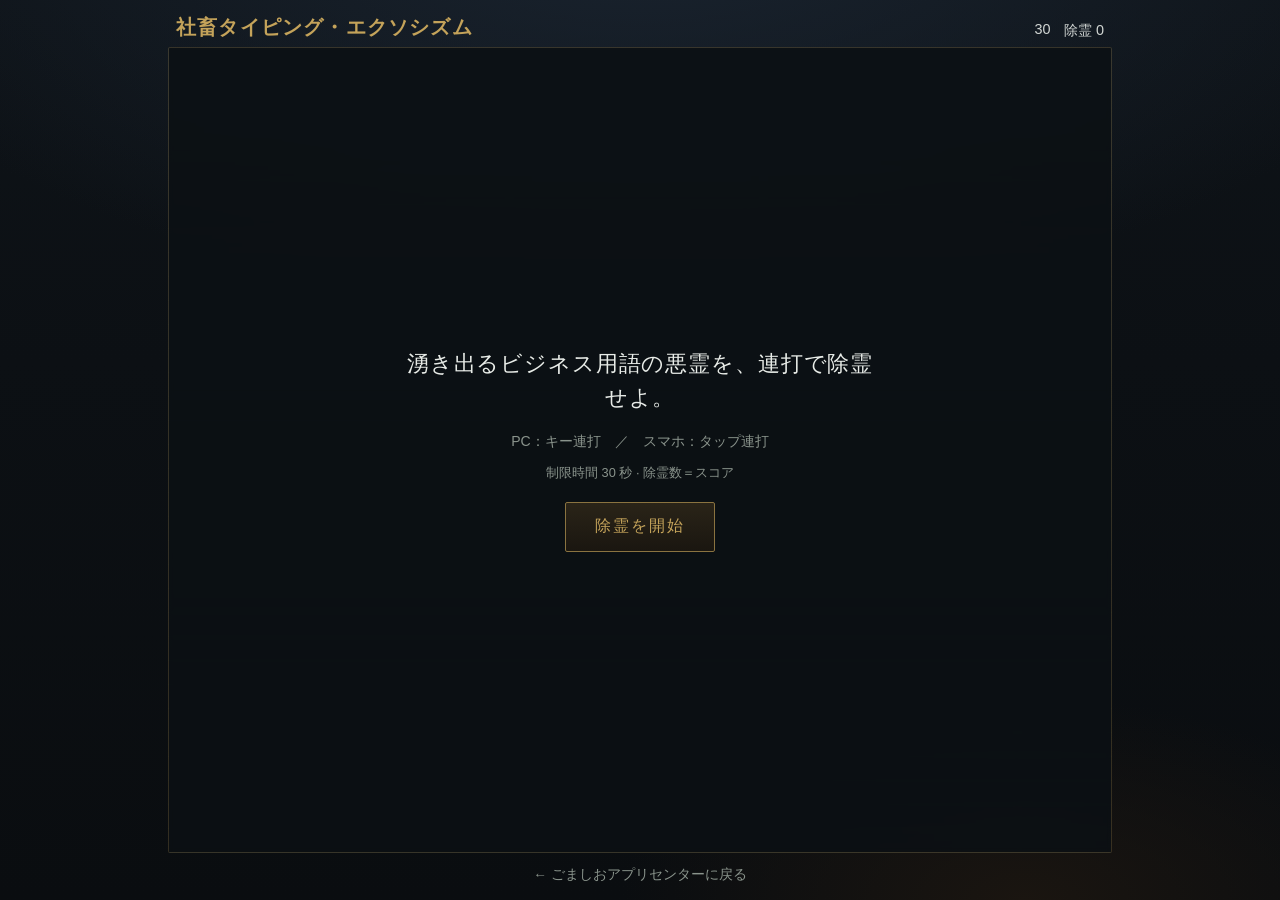
<file: shachiku-exorcism/index.html>
<!DOCTYPE html>
<html lang="ja">
<head>
<script async src="https://pagead2.googlesyndication.com/pagead/js/adsbygoogle.js?client=ca-pub-3771782298256692" crossorigin="anonymous"></script>
  <meta charset="UTF-8">
  <meta name="viewport" content="width=device-width, initial-scale=1, viewport-fit=cover">
  <title>社畜タイピング・エクソシズム</title>
  <link rel="stylesheet" href="style.css">
</head>
<body>
  <div id="app">
    <header class="topbar">
      <h1 class="brand">社畜タイピング・エクソシズム</h1>
      <div id="hud" class="hud" hidden>
        <span id="timer" class="hud-item">30</span>
        <span id="score" class="hud-item">除霊 0</span>
      </div>
    </header>

    <main id="stage" class="stage">
      <canvas id="fx" aria-hidden="true"></canvas>
      <div id="spirits" class="spirits" aria-live="polite"></div>

      <section id="screen-start" class="panel">
        <p class="lead">湧き出るビジネス用語の悪霊を、連打で除霊せよ。</p>
        <p class="hint">PC：キー連打　／　スマホ：タップ連打</p>
        <p class="hint sub">制限時間 30 秒 · 除霊数＝スコア</p>
        <button type="button" id="btn-start" class="btn primary">除霊を開始</button>
      </section>

      <section id="screen-result" class="panel" hidden>
        <p class="result-label">本日のストレス浄化率</p>
        <p id="purify" class="purify">0%</p>
        <p id="rank" class="rank"></p>
        <p id="result-score" class="result-score"></p>
        <button type="button" id="btn-retry" class="btn primary">もう一度</button>
      </section>
    </main>

    <footer class="footer">
      <a href="../">← ごましおアプリセンターに戻る</a>
    </footer>
  </div>
  <script src="app.js"></script>
</body>
</html>
</file>
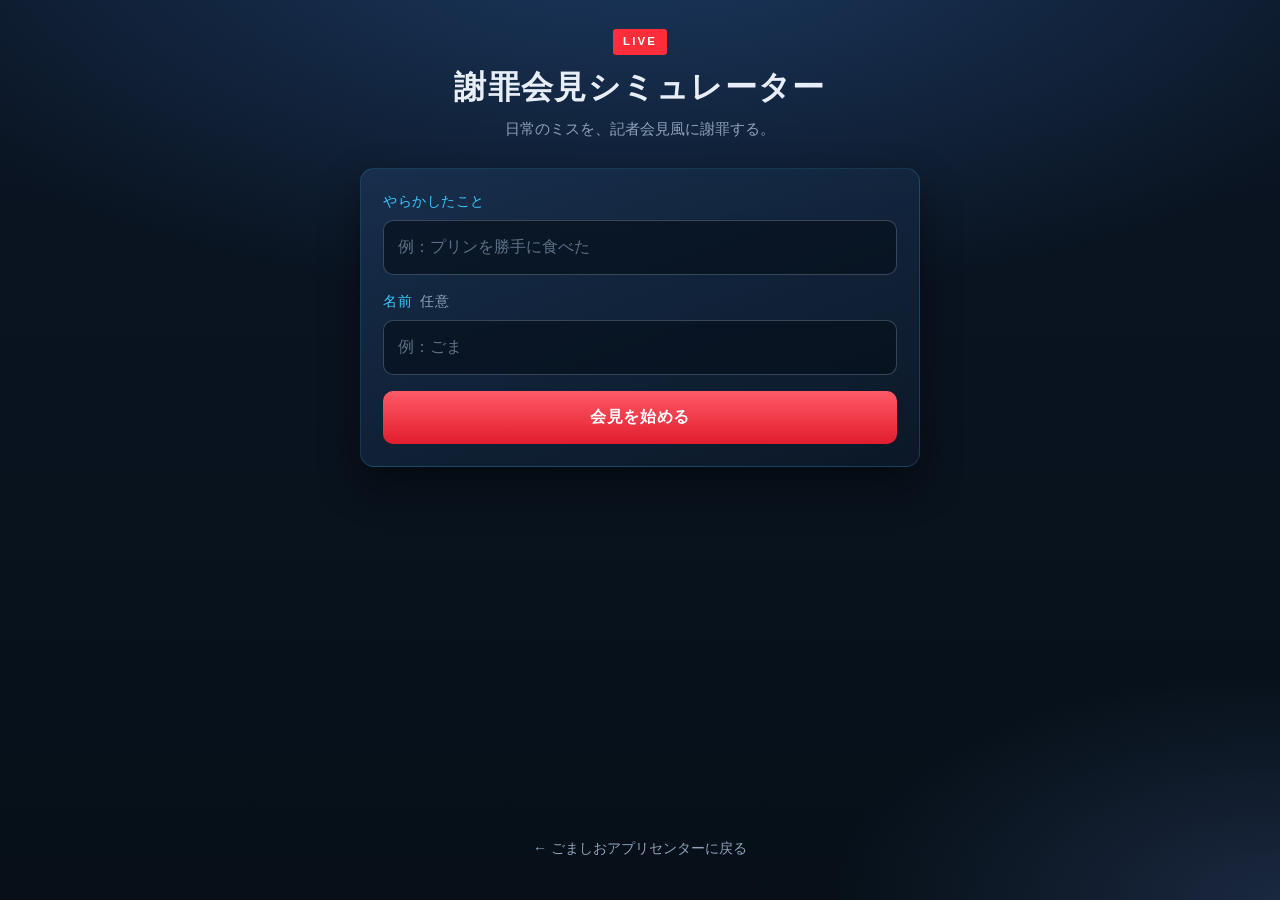
<file: shazai-kaiken/index.html>
<!DOCTYPE html>
<html lang="ja">
<head>
<script async src="https://pagead2.googlesyndication.com/pagead/js/adsbygoogle.js?client=ca-pub-3771782298256692" crossorigin="anonymous"></script>
  <meta charset="UTF-8">
  <meta name="viewport" content="width=device-width, initial-scale=1, viewport-fit=cover">
  <title>謝罪会見シミュレーター</title>
  <link rel="stylesheet" href="style.css">
</head>
<body>
  <div class="flash" id="flash" aria-hidden="true"></div>

  <main class="app">
    <!-- 入力画面 -->
    <section class="screen" id="screen-setup" aria-labelledby="setup-title">
      <header class="brand-block">
        <p class="brand-live">LIVE</p>
        <h1 class="brand" id="setup-title">謝罪会見シミュレーター</h1>
        <p class="tagline">日常のミスを、記者会見風に謝罪する。</p>
      </header>

      <form class="setup-form" id="setup-form">
        <label class="field">
          <span class="field-label">やらかしたこと</span>
          <input
            type="text"
            id="incident"
            name="incident"
            maxlength="40"
            required
            placeholder="例：プリンを勝手に食べた"
            autocomplete="off"
          >
        </label>
        <label class="field">
          <span class="field-label">名前 <span class="optional">任意</span></span>
          <input
            type="text"
            id="person-name"
            name="personName"
            maxlength="16"
            placeholder="例：ごま"
            autocomplete="off"
          >
        </label>
        <button type="submit" class="btn btn-primary">会見を始める</button>
      </form>
    </section>

    <!-- 会見画面 -->
    <section class="screen screen-hidden" id="screen-kaiken" aria-labelledby="kaiken-title" hidden>
      <div class="studio">
        <div class="studio-top">
          <span class="ch-badge">GMS NEWS</span>
          <span class="live-pill" id="kaiken-title">緊急会見</span>
          <span class="clock" id="clock" aria-hidden="true"></span>
        </div>

        <div class="podium" aria-hidden="true">
          <div class="person" id="person">
            <div class="person-head"></div>
            <div class="person-body" id="person-body">
              <div class="person-torso"></div>
              <div class="person-arms"></div>
            </div>
          </div>
          <div class="mic-cluster">
            <span class="mic"></span>
            <span class="mic"></span>
            <span class="mic"></span>
          </div>
        </div>

        <div class="telop" role="status" aria-live="polite">
          <div class="telop-bar">
            <span class="telop-breaking">速報</span>
            <p class="telop-text" id="telop-text"></p>
          </div>
          <p class="telop-sub" id="telop-sub"></p>
        </div>

        <div class="reporter" id="reporter-box" aria-live="polite">
          <p class="reporter-label">記者</p>
          <p class="reporter-q" id="reporter-q"></p>
        </div>

        <div class="bow-panel" id="bow-panel">
          <p class="bow-instruction" id="bow-instruction">
            長押ししてお辞儀。45度付近で離す
          </p>
          <p class="bow-round" id="bow-round">お辞儀 1 / 3</p>

          <div class="gauge-wrap" aria-hidden="true">
            <div class="gauge-track">
              <div class="gauge-sweet" title="許容範囲 42〜48度"></div>
              <div class="gauge-fill" id="gauge-fill"></div>
              <div class="gauge-needle" id="gauge-needle"></div>
            </div>
            <div class="gauge-labels">
              <span>0°</span>
              <span>45°</span>
              <span>90°</span>
            </div>
          </div>

          <p class="angle-readout" id="angle-readout" aria-live="off">0°</p>

          <button
            type="button"
            class="btn btn-bow"
            id="bow-btn"
            aria-describedby="bow-instruction"
          >
            押し続けてお辞儀
          </button>
          <p class="bow-hint">タップ長押し / マウス長押し / スペースキー</p>
        </div>

        <div class="eval-panel screen-hidden" id="eval-panel" hidden>
          <p class="eval-angle" id="eval-angle"></p>
          <p class="eval-comment" id="eval-comment"></p>
          <button type="button" class="btn btn-primary" id="eval-next">次へ</button>
        </div>
      </div>
    </section>

    <!-- 結果画面 -->
    <section class="screen screen-hidden" id="screen-result" aria-labelledby="result-title" hidden>
      <div class="breaking-board" role="status" aria-live="assertive">
        <p class="breaking-eyebrow">速報</p>
        <h2 class="breaking-title" id="result-title">世間の納得度</h2>
        <p class="breaking-rank" id="result-rank"></p>
        <p class="breaking-score" id="result-score"></p>
        <p class="breaking-blurb" id="result-blurb"></p>
        <ul class="bow-history" id="bow-history"></ul>
        <button type="button" class="btn btn-primary" id="retry-btn">もう一度会見する</button>
      </div>
    </section>
  </main>

  <footer class="site-footer">
    <a href="../">← ごましおアプリセンターに戻る</a>
  </footer>

  <script src="app.js"></script>
</body>
</html>
</file>
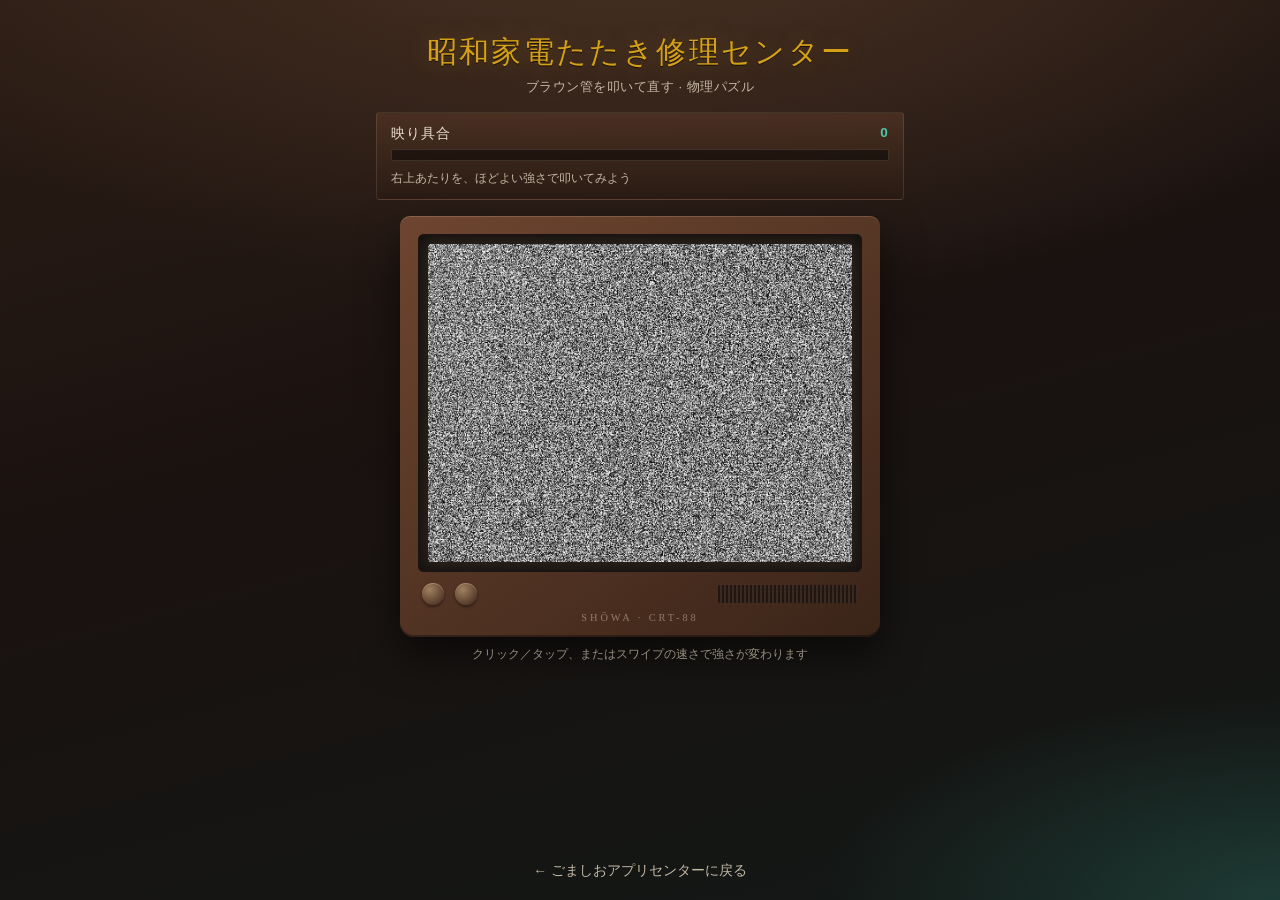
<file: showa-kaden-repair/index.html>
<!DOCTYPE html>
<html lang="ja">
<head>
<script async src="https://pagead2.googlesyndication.com/pagead/js/adsbygoogle.js?client=ca-pub-3771782298256692" crossorigin="anonymous"></script>
  <meta charset="UTF-8">
  <meta name="viewport" content="width=device-width, initial-scale=1, viewport-fit=cover">
  <title>昭和家電たたき修理センター</title>
  <link rel="stylesheet" href="style.css">
</head>
<body>
  <div class="app">
    <header class="header">
      <p class="shop-sign">昭和家電たたき修理センター</p>
      <p class="tagline">ブラウン管を叩いて直す · 物理パズル</p>
    </header>

    <main class="main">
      <section class="meter-panel" aria-label="映り具合">
        <div class="meter-label-row">
          <span>映り具合</span>
          <span id="clarity-value">0</span>
        </div>
        <div class="meter-track" role="progressbar" aria-valuemin="0" aria-valuemax="100" aria-valuenow="0" id="clarity-bar">
          <div class="meter-fill" id="clarity-fill"></div>
        </div>
        <p class="hint" id="hint">右上あたりを、ほどよい強さで叩いてみよう</p>
      </section>

      <section class="tv-stage">
        <div class="tv-cabinet" id="tv-cabinet">
          <div class="tv-bezel">
            <canvas id="screen" width="480" height="360" aria-label="テレビ画面。タップやスワイプで叩く"></canvas>
            <div class="scanlines" aria-hidden="true"></div>
            <div class="glass-glare" aria-hidden="true"></div>
          </div>
          <div class="tv-controls" aria-hidden="true">
            <span class="knob"></span>
            <span class="knob"></span>
            <span class="speaker"></span>
          </div>
          <div class="tv-brand">SHŌWA · CRT-88</div>
        </div>
        <p class="gesture-tip">クリック／タップ、またはスワイプの速さで強さが変わります</p>
      </section>

      <section class="clear-overlay" id="clear-overlay" hidden>
        <div class="clear-card">
          <p class="clear-eyebrow">修理完了</p>
          <h2 class="clear-title" id="clear-title">映像が戻った！</h2>
          <p class="clear-sub" id="clear-sub">もう一度叩いて再挑戦できます</p>
          <button type="button" class="retry-btn" id="retry-btn">もう一度修理する</button>
        </div>
      </section>
    </main>

    <footer class="footer">
      <a href="../">← ごましおアプリセンターに戻る</a>
    </footer>
  </div>
  <script src="app.js"></script>
</body>
</html>
</file>
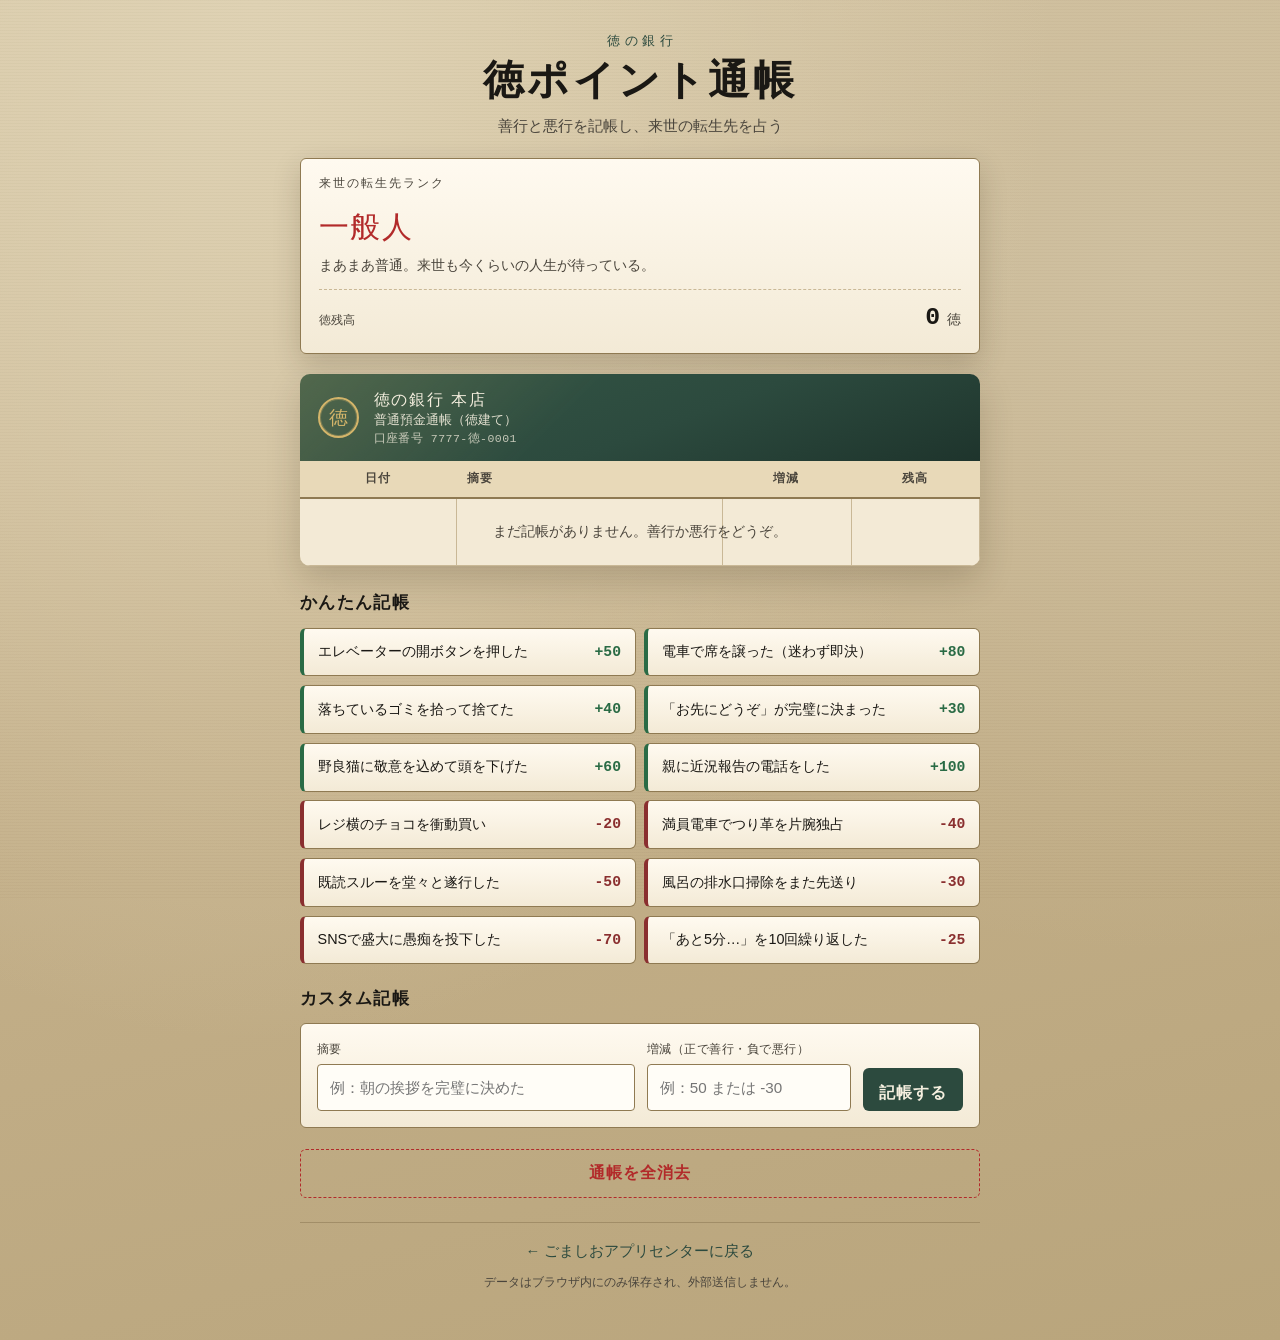
<file: toku-passbook/index.html>
<!DOCTYPE html>
<html lang="ja">
<head>
<script async src="https://pagead2.googlesyndication.com/pagead/js/adsbygoogle.js?client=ca-pub-3771782298256692" crossorigin="anonymous"></script>
  <meta charset="UTF-8">
  <meta name="viewport" content="width=device-width, initial-scale=1, viewport-fit=cover">
  <meta name="description" content="日常の善行・悪行をレトロな銀行通帳風に記帳し、来世ランクを表示する徳ポイント通帳。">
  <title>徳ポイント通帳</title>
  <link rel="stylesheet" href="style.css">
</head>
<body>
  <div class="page">
    <header class="hero">
      <p class="bank-mark">徳の銀行</p>
      <h1 class="app-title">徳ポイント通帳</h1>
      <p class="tagline">善行と悪行を記帳し、来世の転生先を占う</p>
    </header>

    <section class="rank-panel" aria-live="polite">
      <div class="rank-label">来世の転生先ランク</div>
      <div class="rank-row">
        <p class="rank-name" id="rankName">一般人</p>
        <p class="rank-desc" id="rankDesc">まあまあ普通。来世も今くらいの人生が待っている。</p>
      </div>
      <div class="balance-box">
        <span class="balance-label">徳残高</span>
        <span class="balance-value" id="balanceValue">0</span>
        <span class="balance-unit">徳</span>
      </div>
    </section>

    <section class="passbook" aria-label="通帳明細">
      <div class="passbook-cover">
        <span class="cover-seal">徳</span>
        <div class="cover-meta">
          <p class="cover-bank">徳の銀行 本店</p>
          <p class="cover-book">普通預金通帳（徳建て）</p>
          <p class="cover-account">口座番号 7777-徳-0001</p>
        </div>
      </div>

      <div class="ledger-wrap">
        <table class="ledger" id="ledger">
          <thead>
            <tr>
              <th class="col-date">日付</th>
              <th class="col-memo">摘要</th>
              <th class="col-delta">増減</th>
              <th class="col-balance">残高</th>
            </tr>
          </thead>
          <tbody id="ledgerBody">
            <tr class="empty-row" id="emptyRow">
              <td colspan="4">まだ記帳がありません。善行か悪行をどうぞ。</td>
            </tr>
          </tbody>
        </table>
      </div>
    </section>

    <section class="presets" aria-label="プリセット記帳">
      <h2 class="section-title">かんたん記帳</h2>
      <div class="preset-grid" id="presetGrid"></div>
    </section>

    <section class="custom" aria-label="カスタム記帳">
      <h2 class="section-title">カスタム記帳</h2>
      <form class="custom-form" id="customForm">
        <label class="field">
          <span class="field-label">摘要</span>
          <input type="text" id="customMemo" maxlength="40" placeholder="例：朝の挨拶を完璧に決めた" required autocomplete="off">
        </label>
        <label class="field field-amount">
          <span class="field-label">増減（正で善行・負で悪行）</span>
          <input type="number" id="customAmount" step="1" placeholder="例：50 または -30" required>
        </label>
        <button type="submit" class="btn btn-primary">記帳する</button>
      </form>
    </section>

    <section class="danger">
      <button type="button" class="btn btn-danger" id="clearBtn">通帳を全消去</button>
    </section>

    <footer class="site-footer">
      <a href="../">← ごましおアプリセンターに戻る</a>
      <p class="privacy">データはブラウザ内にのみ保存され、外部送信しません。</p>
    </footer>
  </div>

  <script src="app.js"></script>
</body>
</html>
</file>
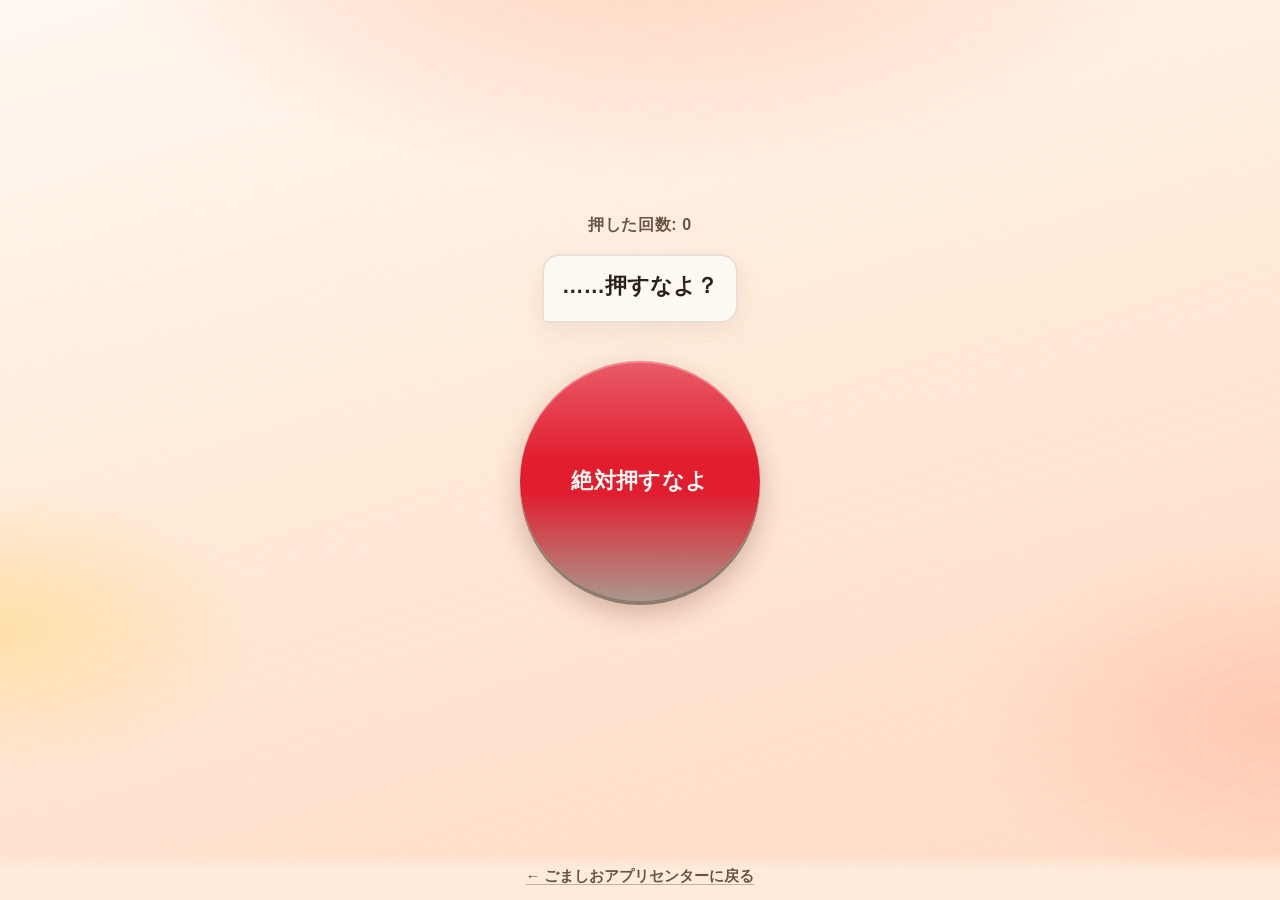
<file: zettai-osunayo/index.html>
<!DOCTYPE html>
<html lang="ja">
<head>
<script async src="https://pagead2.googlesyndication.com/pagead/js/adsbygoogle.js?client=ca-pub-3771782298256692" crossorigin="anonymous"></script>
  <meta charset="UTF-8">
  <meta name="viewport" content="width=device-width, initial-scale=1, viewport-fit=cover">
  <title>絶対押すなよボタン</title>
  <link rel="stylesheet" href="style.css">
</head>
<body>
  <div class="bg" aria-hidden="true"></div>

  <main class="stage" id="stage">
    <p class="counter" id="counter" aria-live="polite">押した回数: 0</p>
    <p class="speech" id="speech" aria-live="assertive">……押すなよ？</p>
    <div class="arena" id="arena">
      <div class="btn-wrap" id="btnWrap">
        <button type="button" class="push-btn" id="mainBtn" aria-label="絶対押すなよ">
          絶対押すなよ
        </button>
      </div>
    </div>
  </main>

  <div class="cert-overlay" id="certOverlay" hidden>
    <div class="cert-card" role="dialog" aria-labelledby="certTitle" aria-modal="true">
      <p class="cert-eyebrow">CERTIFICATE</p>
      <h2 id="certTitle">ルール違反マスター認定証</h2>
      <p class="cert-body">
        あなたは「絶対押すなよ」を40回押し切り、<br>
        世界で最も言うことを聞かない人間として認定されました。
      </p>
      <p class="cert-stamp" aria-hidden="true">違反</p>
      <button type="button" class="reset-btn" id="resetBtn">最初から</button>
    </div>
  </div>

  <footer class="site-footer">
    <a href="../">← ごましおアプリセンターに戻る</a>
  </footer>

  <script src="app.js"></script>
</body>
</html>
</file>
<file: iiwake-roulette/style.css>
:root {
  --ink: #122018;
  --muted: #4a6356;
  --paper: #f3faf5;
  --panel: #163528;
  --panel-edge: #0d241a;
  --gold: #d4a017;
  --gold-bright: #f0c94a;
  --mint: #7ddea8;
  --cream: #eef8f1;
  --danger: #c23b2a;
  --window: #081610;
  --footer: #5a7264;
  --reel-h: 64px;
}

*,
*::before,
*::after {
  box-sizing: border-box;
}

html,
body {
  margin: 0;
  min-height: 100%;
}

body {
  min-height: 100dvh;
  font-family: "Hiragino Maru Gothic ProN", "Hiragino Sans", "Yu Gothic", "Meiryo", sans-serif;
  color: var(--ink);
  background: var(--paper);
  display: flex;
  flex-direction: column;
  overflow-x: hidden;
}

.bg {
  position: fixed;
  inset: 0;
  z-index: -1;
  background:
    radial-gradient(ellipse 70% 50% at 50% -5%, #b8e8c8 0%, transparent 55%),
    radial-gradient(ellipse 40% 35% at 95% 70%, #ffe6a8 0%, transparent 50%),
    radial-gradient(ellipse 35% 30% at 5% 80%, #9fd9c0 0%, transparent 45%),
    linear-gradient(168deg, #f7fcf8 0%, #e4f3ea 48%, #d7ebdf 100%);
}

.bg::after {
  content: "";
  position: absolute;
  inset: 0;
  opacity: 0.28;
  background-image:
    repeating-linear-gradient(
      22deg,
      transparent 0 18px,
      rgba(255, 255, 255, 0.4) 18px 19px
    );
  pointer-events: none;
}

.flash {
  position: fixed;
  inset: 0;
  z-index: 40;
  pointer-events: none;
  background:
    radial-gradient(circle at 50% 40%, rgba(255, 250, 200, 0.95) 0%, transparent 55%),
    linear-gradient(180deg, rgba(255, 230, 120, 0.55), rgba(125, 222, 168, 0.35));
  opacity: 0;
}

.flash.active {
  animation: flashBurst 1.4s ease-out forwards;
}

@keyframes flashBurst {
  0% { opacity: 0; }
  12% { opacity: 1; }
  35% { opacity: 0.85; }
  100% { opacity: 0; }
}

.stage {
  flex: 1;
  width: 100%;
  max-width: 760px;
  margin: 0 auto;
  padding: 1.6rem 1rem 5.5rem;
  display: flex;
  flex-direction: column;
  gap: 1.4rem;
}

.hero {
  text-align: center;
  animation: riseIn 0.7s ease both;
}

.brand {
  margin: 0;
  font-size: clamp(1.7rem, 5.5vw, 2.45rem);
  letter-spacing: 0.04em;
  line-height: 1.25;
  color: var(--panel);
  text-shadow: 0 1px 0 rgba(255, 255, 255, 0.7);
}

.tagline {
  margin: 0.55rem 0 0;
  color: var(--muted);
  font-size: 0.95rem;
  line-height: 1.55;
}

.machine {
  background: linear-gradient(165deg, #1c4634 0%, var(--panel) 45%, var(--panel-edge) 100%);
  border: 3px solid #0a1c14;
  border-radius: 18px;
  padding: 1.15rem 0.9rem 1.25rem;
  box-shadow:
    inset 0 1px 0 rgba(255, 255, 255, 0.12),
    0 14px 28px rgba(18, 40, 28, 0.28);
  animation: riseIn 0.85s ease 0.08s both;
}

.reels {
  display: grid;
  grid-template-columns: repeat(3, 1fr);
  gap: 0.55rem;
}

.reel-col {
  display: flex;
  flex-direction: column;
  align-items: stretch;
  gap: 0.45rem;
  min-width: 0;
}

.reel-label {
  margin: 0;
  text-align: center;
  color: var(--gold-bright);
  font-size: 0.78rem;
  letter-spacing: 0.12em;
  font-weight: 700;
}

.reel-window {
  position: relative;
  height: var(--reel-h);
  overflow: hidden;
  background: var(--window);
  border: 2px solid var(--gold);
  border-radius: 8px;
  box-shadow: inset 0 0 0 1px rgba(240, 201, 74, 0.25);
}

.reel-window::before,
.reel-window::after {
  content: "";
  position: absolute;
  left: 0;
  right: 0;
  z-index: 2;
  height: 14px;
  pointer-events: none;
}

.reel-window::before {
  top: 0;
  background: linear-gradient(180deg, rgba(0, 0, 0, 0.55), transparent);
}

.reel-window::after {
  bottom: 0;
  background: linear-gradient(0deg, rgba(0, 0, 0, 0.55), transparent);
}

.reel-strip {
  will-change: transform;
}

.reel-item {
  height: var(--reel-h);
  display: flex;
  align-items: center;
  justify-content: center;
  padding: 0 0.35rem;
  text-align: center;
  color: #f4fff8;
  font-size: clamp(0.72rem, 2.8vw, 0.95rem);
  font-weight: 700;
  line-height: 1.2;
  letter-spacing: 0.02em;
}

.reel-window.spinning .reel-strip {
  transition: none;
}

.reel-window.stopping .reel-strip {
  transition: transform 0.55s cubic-bezier(0.2, 0.85, 0.25, 1);
}

.stop-btn,
.start-btn,
.copy-btn,
.again-btn {
  font: inherit;
  cursor: pointer;
  border: none;
  appearance: none;
  -webkit-appearance: none;
}

.stop-btn {
  padding: 0.45rem 0.2rem;
  border-radius: 8px;
  background: #2a5a44;
  color: #e8f8ef;
  font-size: 0.78rem;
  font-weight: 700;
  letter-spacing: 0.06em;
  border: 1px solid rgba(240, 201, 74, 0.35);
  transition: background 0.15s ease, transform 0.12s ease, opacity 0.15s ease;
}

.stop-btn:hover:not(:disabled) {
  background: #347555;
}

.stop-btn:active:not(:disabled) {
  transform: scale(0.97);
}

.stop-btn:disabled {
  opacity: 0.4;
  cursor: not-allowed;
}

.start-btn {
  display: block;
  width: min(100%, 280px);
  margin: 1rem auto 0;
  padding: 0.85rem 1.2rem;
  border-radius: 999px;
  background: linear-gradient(180deg, var(--gold-bright), var(--gold));
  color: #2a1c00;
  font-size: 1.05rem;
  font-weight: 800;
  letter-spacing: 0.14em;
  border: 2px solid #8a6808;
  box-shadow: 0 4px 0 #8a6808;
  transition: transform 0.12s ease, box-shadow 0.12s ease, filter 0.15s ease;
}

.start-btn:hover:not(:disabled) {
  filter: brightness(1.05);
}

.start-btn:active:not(:disabled) {
  transform: translateY(3px);
  box-shadow: 0 1px 0 #8a6808;
}

.start-btn:disabled {
  opacity: 0.45;
  cursor: not-allowed;
  filter: grayscale(0.25);
}

.result {
  background: rgba(255, 255, 255, 0.72);
  border: 1px solid rgba(22, 53, 40, 0.12);
  border-radius: 14px;
  padding: 1.15rem 1rem 1.25rem;
  text-align: center;
  animation: popIn 0.45s ease both;
}

.result-eyebrow {
  margin: 0 0 0.35rem;
  font-size: 0.75rem;
  letter-spacing: 0.16em;
  color: var(--muted);
  font-weight: 700;
}

.excuse {
  margin: 0;
  font-size: clamp(1.15rem, 4.2vw, 1.55rem);
  font-weight: 800;
  line-height: 1.45;
  color: var(--panel);
  letter-spacing: 0.02em;
}

.sincerity {
  margin: 0.65rem 0 0;
  font-size: 1.05rem;
  font-weight: 700;
  color: #9a6b00;
  letter-spacing: 0.04em;
}

.apology-block {
  margin-top: 1rem;
  padding-top: 1rem;
  border-top: 1px dashed rgba(22, 53, 40, 0.18);
  text-align: left;
}

.apology-label {
  margin: 0 0 0.4rem;
  font-size: 0.78rem;
  font-weight: 700;
  letter-spacing: 0.1em;
  color: var(--muted);
}

.apology {
  margin: 0;
  padding: 0.75rem 0.85rem;
  background: var(--cream);
  border-radius: 8px;
  border: 1px solid rgba(22, 53, 40, 0.1);
  font-size: 0.92rem;
  line-height: 1.7;
  color: var(--ink);
  white-space: pre-wrap;
  word-break: break-word;
}

.copy-btn,
.again-btn {
  margin-top: 0.75rem;
  padding: 0.55rem 1.1rem;
  border-radius: 8px;
  background: var(--panel);
  color: #f2fbf6;
  font-size: 0.88rem;
  font-weight: 700;
  letter-spacing: 0.06em;
  transition: background 0.15s ease, transform 0.12s ease;
}

.copy-btn:hover,
.again-btn:hover {
  background: #1f4a38;
}

.copy-btn:active,
.again-btn:active {
  transform: scale(0.98);
}

.copy-feedback {
  margin: 0.4rem 0 0;
  min-height: 1.2em;
  font-size: 0.8rem;
  color: #1f7a4d;
  font-weight: 700;
}

.jackpot {
  position: relative;
  background:
    linear-gradient(145deg, #fff8d6 0%, #ffe8a0 40%, #d8f5e4 100%);
  border: 3px solid var(--gold);
  border-radius: 16px;
  padding: 1.35rem 1.1rem 1.4rem;
  text-align: center;
  animation: jackpotIn 0.6s cubic-bezier(0.2, 0.9, 0.3, 1) both;
  box-shadow: 0 10px 28px rgba(120, 80, 0, 0.2);
}

.jackpot-badge {
  display: inline-block;
  margin: 0 0 0.5rem;
  padding: 0.25rem 0.7rem;
  border-radius: 6px;
  background: var(--danger);
  color: #fff8f5;
  font-size: 0.78rem;
  font-weight: 800;
  letter-spacing: 0.14em;
  animation: pulseBadge 1.1s ease-in-out infinite;
}

.jackpot-title {
  margin: 0;
  font-size: 0.95rem;
  font-weight: 700;
  color: #7a5200;
  letter-spacing: 0.08em;
}

.jackpot-excuse {
  margin: 0.7rem 0 0;
  font-size: clamp(1.2rem, 4.5vw, 1.65rem);
  font-weight: 900;
  line-height: 1.4;
  color: var(--panel);
}

.jackpot-stars {
  margin-top: 0.55rem;
}

.jackpot .apology-block {
  text-align: left;
}

.jackpot .again-btn {
  width: 100%;
  max-width: 260px;
}

.site-footer {
  position: fixed;
  left: 0;
  right: 0;
  bottom: 0;
  padding: 0.85rem 1rem calc(0.85rem + env(safe-area-inset-bottom));
  text-align: center;
  background: linear-gradient(180deg, transparent, rgba(243, 250, 245, 0.92) 35%);
  backdrop-filter: blur(2px);
}

.site-footer a {
  color: var(--footer);
  font-size: 0.85rem;
  text-decoration: none;
  font-weight: 600;
}

.site-footer a:hover {
  text-decoration: underline;
}

@keyframes riseIn {
  from {
    opacity: 0;
    transform: translateY(12px);
  }
  to {
    opacity: 1;
    transform: translateY(0);
  }
}

@keyframes popIn {
  from {
    opacity: 0;
    transform: translateY(10px) scale(0.98);
  }
  to {
    opacity: 1;
    transform: translateY(0) scale(1);
  }
}

@keyframes jackpotIn {
  0% {
    opacity: 0;
    transform: scale(0.86) rotate(-1deg);
  }
  60% {
    opacity: 1;
    transform: scale(1.03) rotate(0.5deg);
  }
  100% {
    opacity: 1;
    transform: scale(1) rotate(0);
  }
}

@keyframes pulseBadge {
  0%, 100% { transform: scale(1); }
  50% { transform: scale(1.06); }
}

@media (max-width: 520px) {
  .stage {
    padding-top: 1.2rem;
    gap: 1.15rem;
  }

  .machine {
    padding: 0.95rem 0.65rem 1.05rem;
  }

  .reels {
    gap: 0.4rem;
  }

  .stop-btn {
    font-size: 0.7rem;
    padding: 0.4rem 0.15rem;
  }

  :root {
    --reel-h: 58px;
  }
}

@media (min-width: 640px) {
  .reels {
    gap: 0.85rem;
  }

  .machine {
    padding: 1.4rem 1.3rem 1.5rem;
  }
}

@media (prefers-reduced-motion: reduce) {
  .hero,
  .machine,
  .result,
  .jackpot,
  .jackpot-badge,
  .flash.active {
    animation: none;
  }

  .reel-window.stopping .reel-strip {
    transition-duration: 0.01ms;
  }
}
</file>
<file: jinsei-seibun/style.css>
:root {
  --bg-top: #1a2332;
  --bg-mid: #2c3e50;
  --bg-bottom: #3d5a4c;
  --ink: #1a1a1a;
  --paper: #f7f4ec;
  --paper-edge: #e8e2d4;
  --accent: #c45c26;
  --accent-dark: #9a3f12;
  --muted: #6b6560;
  --line: #222;
  --btn-text: #fff8f0;
  --radius: 4px;
  --font-ui: "Hiragino Mincho ProN", "Yu Mincho", "YuMincho", "Noto Serif JP",
    "Hiragino Sans", "Yu Gothic", "YuGothic", Meiryo, serif;
  --font-label: "Hiragino Sans", "Yu Gothic", "YuGothic", Meiryo, "MS PGothic",
    sans-serif;
}

*,
*::before,
*::after {
  box-sizing: border-box;
}

html,
body {
  margin: 0;
  min-height: 100%;
}

body {
  font-family: var(--font-ui);
  color: var(--paper);
  background:
    radial-gradient(ellipse 80% 50% at 20% 10%, rgba(196, 92, 38, 0.18), transparent 55%),
    radial-gradient(ellipse 70% 40% at 90% 80%, rgba(90, 140, 120, 0.2), transparent 50%),
    linear-gradient(165deg, var(--bg-top), var(--bg-mid) 45%, var(--bg-bottom));
  background-attachment: fixed;
  line-height: 1.6;
  -webkit-font-smoothing: antialiased;
}

#app {
  min-height: 100dvh;
  display: flex;
  flex-direction: column;
  max-width: 520px;
  margin: 0 auto;
  padding: 1.25rem 1rem 2rem;
}

.screen {
  display: none;
  flex: 1;
  flex-direction: column;
  animation: fade-in 0.45s ease;
}

.screen.is-active {
  display: flex;
}

@keyframes fade-in {
  from {
    opacity: 0;
    transform: translateY(8px);
  }
  to {
    opacity: 1;
    transform: translateY(0);
  }
}

/* —— タイトル —— */
.title-hero {
  flex: 1;
  display: flex;
  flex-direction: column;
  justify-content: center;
  align-items: stretch;
  gap: 1rem;
  padding: 2rem 0 1rem;
}

.title-eyebrow {
  margin: 0;
  font-size: 0.75rem;
  letter-spacing: 0.18em;
  text-transform: none;
  color: rgba(247, 244, 236, 0.65);
  text-align: center;
}

.app-title {
  margin: 0;
  font-size: clamp(2.1rem, 8vw, 2.85rem);
  font-weight: 700;
  letter-spacing: 0.06em;
  text-align: center;
  line-height: 1.25;
  text-shadow: 0 2px 24px rgba(0, 0, 0, 0.35);
}

.catch {
  margin: 0.25rem 0 0.5rem;
  text-align: center;
  font-size: 0.95rem;
  color: rgba(247, 244, 236, 0.88);
}

.name-field {
  display: flex;
  flex-direction: column;
  gap: 0.4rem;
  margin-top: 0.75rem;
}

.name-label {
  font-size: 0.8rem;
  letter-spacing: 0.08em;
  color: rgba(247, 244, 236, 0.7);
}

#input-name {
  appearance: none;
  border: 1px solid rgba(247, 244, 236, 0.35);
  background: rgba(0, 0, 0, 0.25);
  color: var(--paper);
  padding: 0.85rem 1rem;
  font-size: 1rem;
  font-family: inherit;
  border-radius: var(--radius);
  outline: none;
  transition: border-color 0.2s, background 0.2s;
}

#input-name::placeholder {
  color: rgba(247, 244, 236, 0.4);
}

#input-name:focus {
  border-color: var(--accent);
  background: rgba(0, 0, 0, 0.35);
}

/* —— ボタン —— */
.btn {
  appearance: none;
  border: none;
  font-family: inherit;
  font-size: 1rem;
  letter-spacing: 0.06em;
  padding: 0.9rem 1.25rem;
  border-radius: var(--radius);
  cursor: pointer;
  transition: transform 0.15s, filter 0.15s, background 0.15s;
}

.btn:active {
  transform: scale(0.98);
}

.btn:focus-visible {
  outline: 2px solid #fff;
  outline-offset: 3px;
}

.btn-primary {
  background: linear-gradient(180deg, #d46a32, var(--accent-dark));
  color: var(--btn-text);
  box-shadow: 0 4px 16px rgba(0, 0, 0, 0.28);
  margin-top: 0.5rem;
}

.btn-primary:hover {
  filter: brightness(1.06);
}

.btn-secondary {
  background: rgba(247, 244, 236, 0.12);
  color: var(--paper);
  border: 1px solid rgba(247, 244, 236, 0.35);
}

.btn-secondary:hover {
  background: rgba(247, 244, 236, 0.2);
}

.btn-ghost {
  background: transparent;
  color: rgba(247, 244, 236, 0.75);
  border: 1px solid transparent;
  text-decoration: underline;
  text-underline-offset: 4px;
}

.btn-ghost:hover {
  color: var(--paper);
}

.btn-choice {
  width: 100%;
  text-align: left;
  background: rgba(247, 244, 236, 0.08);
  color: var(--paper);
  border: 1px solid rgba(247, 244, 236, 0.28);
  margin-bottom: 0.55rem;
  padding: 0.95rem 1.1rem;
}

.btn-choice:hover,
.btn-choice.is-selected {
  background: rgba(196, 92, 38, 0.35);
  border-color: rgba(247, 244, 236, 0.55);
}

/* —— 質問 —— */
.quiz-chrome {
  margin-bottom: 1.25rem;
}

.progress {
  height: 6px;
  background: rgba(0, 0, 0, 0.35);
  border-radius: 3px;
  overflow: hidden;
}

.progress-bar {
  height: 100%;
  width: 20%;
  background: linear-gradient(90deg, var(--accent), #e8a06a);
  border-radius: 3px;
  transition: width 0.35s ease;
}

.progress-text {
  margin: 0.45rem 0 0;
  font-size: 0.8rem;
  letter-spacing: 0.12em;
  color: rgba(247, 244, 236, 0.65);
  text-align: right;
}

.quiz-body {
  flex: 1;
  display: flex;
  flex-direction: column;
}

.q-title {
  margin: 0 0 1.25rem;
  font-size: 1.35rem;
  letter-spacing: 0.04em;
  line-height: 1.4;
}

.q-hint {
  margin: -0.75rem 0 1rem;
  font-size: 0.85rem;
  color: rgba(247, 244, 236, 0.65);
}

/* スライダー */
.slider-block {
  display: flex;
  flex-direction: column;
  gap: 1.25rem;
  margin-top: 0.5rem;
}

.slider-value {
  text-align: center;
  font-size: 2.4rem;
  font-weight: 700;
  letter-spacing: 0.04em;
  font-variant-numeric: tabular-nums;
}

.slider-value span {
  font-size: 1rem;
  font-weight: 400;
  opacity: 0.75;
  margin-left: 0.15em;
}

input[type="range"] {
  -webkit-appearance: none;
  appearance: none;
  width: 100%;
  height: 8px;
  border-radius: 4px;
  background: rgba(0, 0, 0, 0.35);
  outline: none;
}

input[type="range"]::-webkit-slider-thumb {
  -webkit-appearance: none;
  appearance: none;
  width: 26px;
  height: 26px;
  border-radius: 50%;
  background: linear-gradient(180deg, #e8a06a, var(--accent));
  border: 2px solid #fff8f0;
  box-shadow: 0 2px 8px rgba(0, 0, 0, 0.35);
  cursor: pointer;
}

input[type="range"]::-moz-range-thumb {
  width: 26px;
  height: 26px;
  border-radius: 50%;
  background: linear-gradient(180deg, #e8a06a, var(--accent));
  border: 2px solid #fff8f0;
  box-shadow: 0 2px 8px rgba(0, 0, 0, 0.35);
  cursor: pointer;
}

.btn-next {
  margin-top: auto;
  align-self: stretch;
}

/* コーヒーカップ演出 */
.coffee-stage {
  display: flex;
  justify-content: center;
  padding: 0.5rem 0 0.25rem;
}

.coffee-cup {
  position: relative;
  width: 88px;
  height: 100px;
}

.coffee-body {
  position: absolute;
  left: 8px;
  bottom: 0;
  width: 64px;
  height: 78px;
  border: 3px solid rgba(247, 244, 236, 0.85);
  border-radius: 0 0 10px 10px;
  overflow: hidden;
  background: rgba(0, 0, 0, 0.25);
}

.coffee-liquid {
  position: absolute;
  left: 0;
  right: 0;
  bottom: 0;
  height: 0%;
  background: linear-gradient(180deg, #6b3a1f, #3d1f0e);
  transition: height 0.2s ease;
}

.coffee-liquid::before {
  content: "";
  position: absolute;
  top: -4px;
  left: 0;
  right: 0;
  height: 10px;
  background: #8b5a2b;
  border-radius: 50%;
  opacity: 0.9;
}

.coffee-handle {
  position: absolute;
  right: 0;
  top: 28px;
  width: 22px;
  height: 34px;
  border: 3px solid rgba(247, 244, 236, 0.85);
  border-left: none;
  border-radius: 0 14px 14px 0;
}

.coffee-steam {
  position: absolute;
  top: 0;
  left: 50%;
  width: 40px;
  height: 22px;
  transform: translateX(-55%);
  opacity: 0;
  transition: opacity 0.3s;
  pointer-events: none;
}

.coffee-steam.is-on {
  opacity: 1;
}

.coffee-steam span {
  position: absolute;
  bottom: 0;
  width: 4px;
  height: 18px;
  border-radius: 2px;
  background: rgba(247, 244, 236, 0.45);
  animation: steam 1.6s ease-in-out infinite;
}

.coffee-steam span:nth-child(1) {
  left: 8px;
  animation-delay: 0s;
}

.coffee-steam span:nth-child(2) {
  left: 18px;
  height: 22px;
  animation-delay: 0.35s;
}

.coffee-steam span:nth-child(3) {
  left: 28px;
  animation-delay: 0.7s;
}

@keyframes steam {
  0%,
  100% {
    transform: translateY(0) scaleX(1);
    opacity: 0.3;
  }
  50% {
    transform: translateY(-8px) scaleX(1.2);
    opacity: 0.7;
  }
}

/* バッテリー演出 */
.battery-stage {
  display: flex;
  justify-content: center;
  padding: 0.25rem 0 0.5rem;
}

.battery {
  position: relative;
  width: 120px;
  height: 56px;
  border: 3px solid rgba(247, 244, 236, 0.85);
  border-radius: 6px;
  padding: 4px;
  background: rgba(0, 0, 0, 0.25);
}

.battery::after {
  content: "";
  position: absolute;
  right: -10px;
  top: 50%;
  transform: translateY(-50%);
  width: 6px;
  height: 18px;
  background: rgba(247, 244, 236, 0.85);
  border-radius: 0 2px 2px 0;
}

.battery-fill {
  height: 100%;
  width: 50%;
  border-radius: 2px;
  background: linear-gradient(90deg, #5a9e6e, #7bc48a);
  transition: width 0.2s ease, background 0.2s ease;
}

.battery-fill.is-low {
  background: linear-gradient(90deg, #c45c26, #e07a45);
}

/* —— 結果 —— */
.result-heading {
  margin: 0 0 1rem;
  text-align: center;
  font-size: 0.85rem;
  letter-spacing: 0.2em;
  color: rgba(247, 244, 236, 0.7);
}

.label-stage {
  display: flex;
  justify-content: center;
  perspective: 800px;
  margin-bottom: 1.25rem;
}

.label-seal {
  position: relative;
  width: 100%;
  max-width: 380px;
  background: var(--paper);
  color: var(--ink);
  border: 3px solid var(--line);
  padding: 1rem 1.05rem 0.85rem;
  font-family: var(--font-label);
  font-size: 0.78rem;
  line-height: 1.45;
  box-shadow:
    2px 3px 0 rgba(0, 0, 0, 0.08),
    4px 8px 20px rgba(0, 0, 0, 0.25);
  transform: rotate(-0.6deg);
  overflow: hidden;
  text-shadow: 0.3px 0.3px 0 rgba(0, 0, 0, 0.08);
}

.label-shine {
  pointer-events: none;
  position: absolute;
  inset: -40%;
  background: linear-gradient(
    115deg,
    transparent 35%,
    rgba(255, 255, 255, 0.05) 42%,
    rgba(180, 220, 255, 0.22) 48%,
    rgba(255, 210, 240, 0.18) 52%,
    rgba(255, 255, 255, 0.08) 58%,
    transparent 65%
  );
  mix-blend-mode: soft-light;
  transform: translate3d(-20%, 0, 0);
  transition: transform 0.08s linear;
  z-index: 2;
}

.label-content {
  position: relative;
  z-index: 1;
}

.label-header {
  text-align: center;
  border-bottom: 2px solid var(--line);
  padding-bottom: 0.45rem;
  margin-bottom: 0.55rem;
}

.label-header .product-name {
  margin: 0;
  font-size: 1.05rem;
  font-weight: 700;
  letter-spacing: 0.04em;
}

.label-header .person-name {
  margin: 0.15rem 0 0;
  font-size: 0.72rem;
  color: #444;
}

.label-row {
  display: grid;
  grid-template-columns: 4.2em 1fr;
  gap: 0.15rem 0.4rem;
  margin-bottom: 0.28rem;
  align-items: start;
}

.label-row dt {
  margin: 0;
  font-weight: 700;
  white-space: nowrap;
}

.label-row dd {
  margin: 0;
  word-break: break-word;
}

.nutrition {
  margin-top: 0.55rem;
  border: 1.5px solid var(--line);
  padding: 0.35rem 0.45rem 0.4rem;
}

.nutrition-title {
  margin: 0 0 0.25rem;
  font-weight: 700;
  font-size: 0.82rem;
  border-bottom: 2px solid var(--line);
  padding-bottom: 0.15rem;
}

.nutrition-sub {
  margin: 0 0 0.2rem;
  font-size: 0.68rem;
  color: #333;
}

.nutrition table {
  width: 100%;
  border-collapse: collapse;
  font-size: 0.72rem;
}

.nutrition td {
  padding: 0.12rem 0;
  border-bottom: 1px solid #bbb;
}

.nutrition tr:last-child td {
  border-bottom: none;
}

.nutrition td:last-child {
  text-align: right;
  font-variant-numeric: tabular-nums;
  white-space: nowrap;
}

.label-notes {
  margin: 0.5rem 0 0.35rem;
  font-size: 0.65rem;
  color: #333;
  line-height: 1.4;
}

#barcode-canvas {
  display: block;
  width: 100%;
  max-width: 280px;
  height: auto;
  margin: 0.35rem auto 0;
  position: relative;
  z-index: 1;
}

.barcode-digits {
  text-align: center;
  font-size: 0.68rem;
  letter-spacing: 0.12em;
  font-variant-numeric: tabular-nums;
  margin: 0.1rem 0 0;
  position: relative;
  z-index: 1;
}

.result-actions {
  display: flex;
  flex-direction: column;
  gap: 0.55rem;
}

/* —— フッター —— */
.site-footer {
  margin-top: 1.75rem;
  padding-top: 0.75rem;
  border-top: 1px solid rgba(247, 244, 236, 0.15);
  font-size: 0.7rem;
  color: rgba(247, 244, 236, 0.5);
  text-align: center;
  letter-spacing: 0.02em;
}

@media (min-width: 600px) {
  #app {
    padding: 2rem 1.5rem 2.5rem;
  }

  .label-seal {
    font-size: 0.82rem;
    padding: 1.15rem 1.2rem 1rem;
  }

  .result-actions {
    flex-direction: row;
    flex-wrap: wrap;
  }

  .result-actions .btn {
    flex: 1 1 auto;
    min-width: 140px;
  }
}

@media (prefers-reduced-motion: reduce) {
  .screen,
  .progress-bar,
  .coffee-liquid,
  .battery-fill,
  .coffee-steam span,
  .label-shine {
    animation: none !important;
    transition: none !important;
  }
}
</file>
<file: kusodeka-kanjou/style.css>
:root {
  --ink: #f4ece4;
  --muted: #9a8f86;
  --paper: #120e0c;
  --panel: #1c1612;
  --panel-edge: #3a2e26;
  --accent: #d62828;
  --accent-hot: #ff3b3b;
  --cream: #efe6dc;
  --gold: #e8c56a;
  --footer: #7a6f66;
  --track: #2a221c;
  --focus: #ffd36a;
}

*,
*::before,
*::after {
  box-sizing: border-box;
}

html,
body {
  margin: 0;
  min-height: 100%;
}

body {
  min-height: 100dvh;
  font-family: "Hiragino Mincho ProN", "Hiragino Mincho Pro", "Yu Mincho", "YuMincho", "MS PMincho", "MS Mincho", "Noto Serif CJK JP", "Noto Serif JP", serif;
  color: var(--ink);
  background: var(--paper);
  display: flex;
  flex-direction: column;
  overflow-x: hidden;
}

.bg {
  position: fixed;
  inset: 0;
  z-index: -1;
  background:
    radial-gradient(ellipse 55% 40% at 50% -8%, rgba(214, 40, 40, 0.35) 0%, transparent 60%),
    radial-gradient(ellipse 40% 35% at 100% 80%, rgba(120, 40, 20, 0.28) 0%, transparent 55%),
    radial-gradient(ellipse 35% 30% at 0% 70%, rgba(80, 30, 20, 0.25) 0%, transparent 50%),
    linear-gradient(175deg, #1a1210 0%, #0e0b09 48%, #160f0c 100%);
}

.bg::after {
  content: "";
  position: absolute;
  inset: 0;
  opacity: 0.18;
  background-image:
    repeating-linear-gradient(
      -18deg,
      transparent 0 22px,
      rgba(255, 220, 180, 0.08) 22px 23px
    );
  pointer-events: none;
}

.stage {
  width: min(980px, calc(100% - 2rem));
  margin: 0 auto;
  padding: 1.6rem 0 2.4rem;
  flex: 1;
}

.hero {
  text-align: center;
  margin-bottom: 1.4rem;
  animation: riseIn 0.55s ease-out both;
}

.brand {
  margin: 0;
  font-size: clamp(1.85rem, 6.2vw, 3rem);
  font-weight: 900;
  letter-spacing: 0.08em;
  line-height: 1.15;
  color: #fff;
  text-shadow:
    0 0 0.05em #000,
    0.04em 0.04em 0 var(--accent),
    -0.02em 0 0 rgba(255, 255, 255, 0.35);
}

.tagline {
  margin: 0.65rem 0 0;
  font-size: clamp(0.85rem, 2.6vw, 1rem);
  color: var(--muted);
  letter-spacing: 0.04em;
}

.workspace {
  display: grid;
  gap: 1.25rem;
  animation: riseIn 0.65s 0.08s ease-out both;
}

.preview-wrap {
  position: relative;
  background: #000;
  border: 1px solid var(--panel-edge);
  box-shadow:
    0 0 0 1px rgba(255, 255, 255, 0.04),
    0 18px 40px rgba(0, 0, 0, 0.45);
  overflow: hidden;
  aspect-ratio: 1 / 1;
  transition: aspect-ratio 0.25s ease;
}

.preview-wrap.is-wide {
  aspect-ratio: 1200 / 630;
}

.preview-wrap canvas {
  display: block;
  width: 100%;
  height: 100%;
}

.controls {
  display: grid;
  gap: 1rem;
  padding: 1.1rem 1.15rem 1.25rem;
  background: linear-gradient(180deg, rgba(36, 28, 24, 0.96), rgba(22, 17, 14, 0.98));
  border: 1px solid var(--panel-edge);
  box-shadow: inset 0 1px 0 rgba(255, 255, 255, 0.04);
}

.field {
  display: grid;
  gap: 0.45rem;
  margin: 0;
}

.fieldset {
  border: 0;
  padding: 0;
  min-inline-size: 0;
}

.field-label {
  font-size: 0.78rem;
  letter-spacing: 0.12em;
  color: var(--gold);
  display: flex;
  justify-content: space-between;
  align-items: baseline;
  gap: 0.5rem;
}

.slider-val,
.char-count {
  font-size: 0.75rem;
  letter-spacing: 0.04em;
  color: var(--muted);
  font-variant-numeric: tabular-nums;
}

#textInput {
  width: 100%;
  padding: 0.75rem 0.85rem;
  border: 1px solid #4a3a30;
  background: #0c0908;
  color: #fff;
  font: inherit;
  font-size: 1.15rem;
  letter-spacing: 0.08em;
  outline: none;
  transition: border-color 0.15s ease, box-shadow 0.15s ease;
}

#textInput:focus {
  border-color: var(--accent-hot);
  box-shadow: 0 0 0 2px rgba(214, 40, 40, 0.28);
}

.seg {
  display: grid;
  grid-template-columns: repeat(3, 1fr);
  gap: 0.45rem;
}

.seg-item {
  position: relative;
  cursor: pointer;
}

.seg-item input {
  position: absolute;
  opacity: 0;
  inset: 0;
  margin: 0;
  cursor: pointer;
}

.seg-item span {
  display: grid;
  place-items: center;
  min-height: 2.7rem;
  padding: 0.45rem 0.35rem;
  text-align: center;
  font-size: clamp(0.72rem, 2.4vw, 0.84rem);
  letter-spacing: 0.04em;
  line-height: 1.25;
  color: var(--cream);
  background: var(--track);
  border: 1px solid #46362c;
  transition: background 0.15s ease, border-color 0.15s ease, color 0.15s ease, transform 0.12s ease;
}

.seg-item input:checked + span {
  background: linear-gradient(180deg, #8d1c1c, #5c1010);
  border-color: #c63a3a;
  color: #fff;
  box-shadow: inset 0 0 0 1px rgba(255, 180, 180, 0.15);
}

.seg-item input:focus-visible + span {
  outline: 2px solid var(--focus);
  outline-offset: 2px;
}

.seg-item:active span {
  transform: translateY(1px);
}

.toggle-row {
  grid-template-columns: 1fr auto;
  align-items: center;
}

.toggle {
  display: inline-flex;
  align-items: center;
  gap: 0.55rem;
  cursor: pointer;
  user-select: none;
}

.toggle input {
  position: absolute;
  opacity: 0;
  width: 1px;
  height: 1px;
}

.toggle-ui {
  width: 2.7rem;
  height: 1.45rem;
  border-radius: 999px;
  background: #3a2f28;
  border: 1px solid #56453a;
  position: relative;
  transition: background 0.18s ease, border-color 0.18s ease;
}

.toggle-ui::after {
  content: "";
  position: absolute;
  top: 2px;
  left: 2px;
  width: 1.05rem;
  height: 1.05rem;
  border-radius: 50%;
  background: #cfc3b6;
  transition: transform 0.18s ease, background 0.18s ease;
}

.toggle input:checked + .toggle-ui {
  background: linear-gradient(180deg, #c62828, #8f1515);
  border-color: #e05555;
}

.toggle input:checked + .toggle-ui::after {
  transform: translateX(1.2rem);
  background: #fff;
}

.toggle input:focus-visible + .toggle-ui {
  outline: 2px solid var(--focus);
  outline-offset: 2px;
}

.toggle-text {
  min-width: 1.6rem;
  font-size: 0.82rem;
  letter-spacing: 0.08em;
  color: var(--cream);
}

#fontSize {
  width: 100%;
  accent-color: var(--accent);
  cursor: pointer;
}

.download-btn {
  appearance: none;
  border: 1px solid #e05050;
  background: linear-gradient(180deg, #d62828 0%, #9a1717 100%);
  color: #fff;
  font: inherit;
  font-size: 1.05rem;
  font-weight: 800;
  letter-spacing: 0.14em;
  padding: 0.95rem 1rem;
  cursor: pointer;
  box-shadow:
    0 8px 0 #4a0c0c,
    0 14px 28px rgba(0, 0, 0, 0.35);
  transition: transform 0.1s ease, box-shadow 0.1s ease, filter 0.15s ease;
}

.download-btn:hover {
  filter: brightness(1.08);
}

.download-btn:active {
  transform: translateY(4px);
  box-shadow:
    0 4px 0 #4a0c0c,
    0 8px 16px rgba(0, 0, 0, 0.3);
}

.download-btn:focus-visible {
  outline: 2px solid var(--focus);
  outline-offset: 3px;
}

.site-footer {
  padding: 1rem 1.25rem 1.5rem;
  text-align: center;
}

.site-footer a {
  color: var(--footer);
  text-decoration: none;
  font-size: 0.9rem;
  letter-spacing: 0.04em;
  border-bottom: 1px solid transparent;
  transition: color 0.15s ease, border-color 0.15s ease;
}

.site-footer a:hover {
  color: var(--cream);
  border-bottom-color: rgba(239, 230, 220, 0.35);
}

@keyframes riseIn {
  from {
    opacity: 0;
    transform: translateY(12px);
  }
  to {
    opacity: 1;
    transform: translateY(0);
  }
}

@media (min-width: 860px) {
  .workspace {
    grid-template-columns: minmax(0, 1.15fr) minmax(280px, 0.85fr);
    align-items: start;
    gap: 1.4rem;
  }

  .preview-wrap {
    position: sticky;
    top: 1rem;
  }

  .controls {
    gap: 1.1rem;
  }

  .seg {
    grid-template-columns: 1fr;
  }

  .seg-item span {
    min-height: 2.5rem;
    justify-content: start;
    text-align: left;
    padding-inline: 0.85rem;
  }
}

@media (max-width: 480px) {
  .stage {
    width: min(100% - 1.2rem, 980px);
    padding-top: 1.2rem;
  }

  .controls {
    padding: 1rem 0.9rem 1.1rem;
  }

  .seg {
    grid-template-columns: 1fr;
  }
}

@media (prefers-reduced-motion: reduce) {
  .hero,
  .workspace,
  .download-btn,
  .seg-item span,
  .toggle-ui,
  .toggle-ui::after,
  .preview-wrap {
    animation: none !important;
    transition: none !important;
  }
}
</file>
<file: kyomu-puchipuchi/style.css>
:root {
  --ink: #1a2420;
  --muted: #4a5a52;
  --sheet: #c8d4c0;
  --sheet-deep: #a8b8a0;
  --bubble: #dce8e0;
  --bubble-hi: #f4faf6;
  --bubble-edge: #7a9088;
  --popped: #9aab9a;
  --gold: #d4a017;
  --gold-hi: #f5d76e;
  --gold-edge: #8a6a0a;
  --accent: #2f6b4f;
  --bg0: #e8efe4;
  --bg1: #d2ddd0;
  --shadow: rgba(26, 36, 32, 0.18);
  --radius: 4px;
  --font-display: "Hiragino Mincho ProN", "Yu Mincho", "MS PMincho", "Noto Serif CJK JP", Georgia, serif;
  --font-body: "Hiragino Kaku Gothic ProN", "Yu Gothic", "Meiryo", sans-serif;
}

*,
*::before,
*::after {
  box-sizing: border-box;
}

html,
body {
  margin: 0;
  min-height: 100%;
}

body {
  font-family: var(--font-body);
  color: var(--ink);
  background: var(--bg0);
  min-height: 100dvh;
  display: flex;
  flex-direction: column;
  -webkit-tap-highlight-color: transparent;
  user-select: none;
}

.bg {
  position: fixed;
  inset: 0;
  z-index: -1;
  background:
    radial-gradient(ellipse 80% 50% at 50% -10%, rgba(255, 255, 255, 0.55), transparent 55%),
    repeating-linear-gradient(
      90deg,
      transparent 0,
      transparent 11px,
      rgba(47, 107, 79, 0.04) 11px,
      rgba(47, 107, 79, 0.04) 12px
    ),
    linear-gradient(165deg, var(--bg0) 0%, var(--bg1) 100%);
}

.app {
  flex: 1;
  width: min(100%, 520px);
  margin: 0 auto;
  padding: 1.25rem 1rem 2rem;
  display: flex;
  flex-direction: column;
  gap: 1rem;
}

.header {
  text-align: center;
  animation: rise 0.7s ease-out both;
}

.title {
  margin: 0;
  font-family: var(--font-display);
  font-weight: 600;
  font-size: clamp(1.35rem, 5vw, 1.85rem);
  letter-spacing: 0.06em;
  line-height: 1.3;
}

.tagline {
  margin: 0.35rem 0 0;
  font-size: 0.85rem;
  color: var(--muted);
  letter-spacing: 0.04em;
}

.status {
  display: flex;
  justify-content: space-between;
  gap: 0.75rem;
  padding: 0.65rem 0.85rem;
  border-bottom: 1px solid rgba(26, 36, 32, 0.12);
  animation: rise 0.7s ease-out 0.08s both;
}

.stat {
  display: flex;
  flex-direction: column;
  gap: 0.15rem;
  min-width: 0;
}

.stat:last-child {
  text-align: right;
  align-items: flex-end;
}

.stat-label {
  font-size: 0.7rem;
  letter-spacing: 0.08em;
  color: var(--muted);
  text-transform: none;
}

.stat-value {
  font-family: var(--font-display);
  font-size: 1.15rem;
  font-variant-numeric: tabular-nums;
  letter-spacing: 0.02em;
}

.title-rank {
  font-size: 1rem;
  color: var(--accent);
}

.sheet {
  flex: 1;
  display: flex;
  align-items: center;
  justify-content: center;
  animation: rise 0.7s ease-out 0.16s both;
}

.grid {
  --cols: 8;
  display: grid;
  grid-template-columns: repeat(var(--cols), 1fr);
  gap: clamp(4px, 1.4vw, 8px);
  width: 100%;
  aspect-ratio: 1;
  padding: clamp(10px, 2.5vw, 16px);
  background:
    linear-gradient(145deg, var(--sheet) 0%, var(--sheet-deep) 100%);
  border: 1px solid rgba(26, 36, 32, 0.15);
  box-shadow:
    inset 0 1px 0 rgba(255, 255, 255, 0.45),
    0 10px 28px var(--shadow);
  border-radius: var(--radius);
  touch-action: manipulation;
}

.bubble {
  position: relative;
  aspect-ratio: 1;
  border: none;
  padding: 0;
  border-radius: 50%;
  cursor: pointer;
  background:
    radial-gradient(circle at 32% 28%, var(--bubble-hi) 0%, var(--bubble) 42%, var(--bubble-edge) 100%);
  box-shadow:
    inset 0 -2px 4px rgba(26, 36, 32, 0.12),
    0 2px 3px rgba(26, 36, 32, 0.12);
  transition:
    transform 0.12s ease,
    box-shadow 0.12s ease,
    background 0.2s ease,
    opacity 0.25s ease;
  -webkit-appearance: none;
  appearance: none;
}

.bubble::after {
  content: "";
  position: absolute;
  inset: 18%;
  border-radius: 50%;
  background: radial-gradient(circle at 40% 35%, rgba(255, 255, 255, 0.55), transparent 60%);
  pointer-events: none;
  opacity: 0.85;
}

.bubble:focus-visible {
  outline: 2px solid var(--accent);
  outline-offset: 2px;
}

.bubble:not(.popped):active {
  transform: scale(0.92);
}

.bubble.popped {
  background:
    radial-gradient(circle at 50% 50%, var(--popped) 0%, #7e907e 100%);
  box-shadow:
    inset 0 3px 6px rgba(26, 36, 32, 0.35),
    inset 0 0 0 1px rgba(26, 36, 32, 0.12);
  cursor: default;
  transform: scale(0.86);
  pointer-events: none;
}

.bubble.popped::after {
  opacity: 0.15;
  background: radial-gradient(circle at 50% 50%, transparent 30%, rgba(26, 36, 32, 0.2) 100%);
}

.bubble.popped.reviving {
  animation: revive 0.35s ease-out;
}

.bubble.rare-heart {
  background:
    radial-gradient(circle at 32% 28%, #ffe4ec 0%, #f5a3b8 45%, #c45a78 100%);
  box-shadow:
    inset 0 -2px 4px rgba(120, 40, 60, 0.2),
    0 2px 4px rgba(120, 40, 60, 0.18);
}

.bubble.rare-heart .glyph {
  position: absolute;
  inset: 0;
  display: grid;
  place-items: center;
  font-size: clamp(0.65rem, 3.2vw, 1rem);
  line-height: 1;
  z-index: 1;
  pointer-events: none;
}

.bubble.rare-gold {
  background:
    radial-gradient(circle at 32% 28%, var(--gold-hi) 0%, var(--gold) 45%, var(--gold-edge) 100%);
  box-shadow:
    inset 0 -2px 4px rgba(80, 55, 0, 0.25),
    0 2px 5px rgba(120, 90, 10, 0.28);
}

.bubble.rare-boom {
  background:
    radial-gradient(circle at 32% 28%, #fff0d8 0%, #e89a4a 42%, #a84a22 100%);
  box-shadow:
    inset 0 -2px 4px rgba(100, 40, 10, 0.25),
    0 2px 5px rgba(160, 70, 20, 0.25);
}

.bubble.rare-boom::before {
  content: "";
  position: absolute;
  inset: 28%;
  border-radius: 50%;
  border: 2px solid rgba(255, 240, 200, 0.7);
  z-index: 1;
  pointer-events: none;
}

.bubble.flash {
  animation: flash-pop 0.28s ease-out;
}

.footer {
  padding: 0.85rem 1rem calc(0.85rem + env(safe-area-inset-bottom));
  text-align: center;
  border-top: 1px solid rgba(26, 36, 32, 0.1);
  background: rgba(232, 239, 228, 0.85);
}

.footer a {
  color: var(--accent);
  text-decoration: none;
  font-size: 0.9rem;
  letter-spacing: 0.02em;
}

.footer a:hover,
.footer a:focus-visible {
  text-decoration: underline;
}

@keyframes rise {
  from {
    opacity: 0;
    transform: translateY(10px);
  }
  to {
    opacity: 1;
    transform: translateY(0);
  }
}

@keyframes flash-pop {
  0% {
    transform: scale(1);
  }
  40% {
    transform: scale(0.78);
  }
  100% {
    transform: scale(0.86);
  }
}

@keyframes revive {
  from {
    opacity: 0.4;
    transform: scale(0.75);
  }
  to {
    opacity: 1;
    transform: scale(1);
  }
}

@media (min-width: 600px) {
  .app {
    padding-top: 1.75rem;
    gap: 1.25rem;
  }

  .status {
    padding: 0.75rem 1rem;
  }
}

@media (prefers-reduced-motion: reduce) {
  .header,
  .status,
  .sheet,
  .bubble.flash,
  .bubble.popped.reviving {
    animation: none;
  }

  .bubble {
    transition: none;
  }
}
</file>
<file: meshitero-alchemy/style.css>
:root {
  --ink: #f2e8d8;
  --muted: #a89888;
  --paper: #0c0a0e;
  --panel: #1a1410;
  --panel-edge: #3d2e22;
  --accent: #e07a2f;
  --accent-hot: #ff9a3c;
  --ember: #c44a1a;
  --gold: #e8c56a;
  --chip: #241c16;
  --chip-on: #3a2410;
  --footer: #7a6f66;
  --focus: #ffd36a;
}

*,
*::before,
*::after {
  box-sizing: border-box;
}

html,
body {
  margin: 0;
  min-height: 100%;
}

body {
  min-height: 100dvh;
  font-family: "Hiragino Kaku Gothic ProN", "Hiragino Sans", "Yu Gothic", "YuGothic", "Noto Sans CJK JP", "Noto Sans JP", sans-serif;
  color: var(--ink);
  background: var(--paper);
  display: flex;
  flex-direction: column;
  overflow-x: hidden;
}

.bg {
  position: fixed;
  inset: 0;
  z-index: -1;
  background:
    radial-gradient(ellipse 50% 35% at 50% 18%, rgba(224, 122, 47, 0.22) 0%, transparent 55%),
    radial-gradient(ellipse 40% 30% at 90% 90%, rgba(80, 40, 20, 0.35) 0%, transparent 50%),
    radial-gradient(ellipse 35% 28% at 8% 75%, rgba(40, 30, 60, 0.2) 0%, transparent 50%),
    linear-gradient(180deg, #120e14 0%, #0a080c 45%, #14100c 100%);
}

.bg::after {
  content: "";
  position: absolute;
  inset: 0;
  opacity: 0.35;
  background-image:
    radial-gradient(1.5px 1.5px at 12% 18%, rgba(255, 240, 200, 0.55), transparent),
    radial-gradient(1px 1px at 28% 42%, rgba(255, 240, 200, 0.4), transparent),
    radial-gradient(1.5px 1.5px at 72% 22%, rgba(255, 240, 200, 0.5), transparent),
    radial-gradient(1px 1px at 88% 55%, rgba(255, 240, 200, 0.35), transparent),
    radial-gradient(1px 1px at 45% 8%, rgba(255, 240, 200, 0.45), transparent),
    radial-gradient(1.5px 1.5px at 60% 70%, rgba(255, 240, 200, 0.3), transparent);
  pointer-events: none;
  animation: twinkle 6s ease-in-out infinite alternate;
}

@keyframes twinkle {
  from { opacity: 0.25; }
  to { opacity: 0.45; }
}

.stage {
  width: min(720px, calc(100% - 2rem));
  margin: 0 auto;
  padding: 1.5rem 0 2.5rem;
  flex: 1;
}

.hero {
  text-align: center;
  margin-bottom: 1.6rem;
  animation: riseIn 0.5s ease-out both;
}

.brand {
  margin: 0;
  font-size: clamp(1.55rem, 5.5vw, 2.35rem);
  font-weight: 800;
  letter-spacing: 0.06em;
  line-height: 1.25;
  color: #fff8ee;
  text-shadow:
    0 0 24px rgba(224, 122, 47, 0.45),
    0 2px 0 rgba(0, 0, 0, 0.4);
}

.tagline {
  margin: 0.7rem 0 0;
  font-size: clamp(0.85rem, 2.5vw, 0.98rem);
  color: var(--muted);
  letter-spacing: 0.03em;
  line-height: 1.55;
}

.section-title {
  margin: 0 0 0.75rem;
  font-size: 0.92rem;
  font-weight: 700;
  letter-spacing: 0.08em;
  color: var(--gold);
  display: flex;
  align-items: baseline;
  gap: 0.6rem;
}

.hint {
  font-size: 0.8rem;
  font-weight: 600;
  color: var(--muted);
  letter-spacing: 0.04em;
}

.chip-grid {
  display: grid;
  grid-template-columns: repeat(3, 1fr);
  gap: 0.55rem;
  animation: riseIn 0.55s 0.06s ease-out both;
}

@media (min-width: 520px) {
  .chip-grid {
    grid-template-columns: repeat(4, 1fr);
    gap: 0.65rem;
  }
}

.chip {
  appearance: none;
  border: 1.5px solid var(--panel-edge);
  border-radius: 12px;
  background: var(--chip);
  color: var(--ink);
  padding: 0.7rem 0.4rem 0.65rem;
  cursor: pointer;
  display: flex;
  flex-direction: column;
  align-items: center;
  gap: 0.28rem;
  transition:
    border-color 0.15s ease,
    background 0.15s ease,
    transform 0.12s ease,
    box-shadow 0.15s ease;
  font: inherit;
  min-height: 4.4rem;
}

.chip:hover {
  border-color: rgba(224, 122, 47, 0.55);
  transform: translateY(-1px);
}

.chip:focus-visible {
  outline: 2px solid var(--focus);
  outline-offset: 2px;
}

.chip.is-selected {
  background: var(--chip-on);
  border-color: var(--accent);
  box-shadow:
    0 0 0 1px rgba(224, 122, 47, 0.35),
    0 6px 18px rgba(196, 74, 26, 0.25);
}

.chip.is-disabled {
  opacity: 0.38;
  cursor: not-allowed;
  transform: none;
}

.chip.is-disabled:hover {
  border-color: var(--panel-edge);
  transform: none;
}

.chip-emoji {
  font-size: 1.55rem;
  line-height: 1;
}

.chip-name {
  font-size: 0.72rem;
  font-weight: 600;
  letter-spacing: 0.02em;
  text-align: center;
  line-height: 1.3;
  color: #d8c8b4;
}

.chip.is-selected .chip-name {
  color: #ffe8c8;
}

.cauldron-section {
  margin-top: 1.75rem;
  display: flex;
  flex-direction: column;
  align-items: center;
  gap: 1rem;
  animation: riseIn 0.6s 0.1s ease-out both;
}

.cauldron-wrap {
  width: 100%;
  display: flex;
  justify-content: center;
  padding: 0.5rem 0 0.25rem;
}

.cauldron {
  position: relative;
  width: 160px;
  height: 150px;
  animation: potShake 1.8s ease-in-out infinite;
}

.cauldron.is-cooking {
  animation: potShakeHard 0.45s ease-in-out 4;
}

@keyframes potShake {
  0%, 100% { transform: rotate(-1.2deg) translateY(0); }
  25% { transform: rotate(1.4deg) translateY(-2px); }
  50% { transform: rotate(-0.8deg) translateY(1px); }
  75% { transform: rotate(1deg) translateY(-1px); }
}

@keyframes potShakeHard {
  0%, 100% { transform: rotate(0) scale(1); }
  25% { transform: rotate(-4deg) scale(1.04); }
  50% { transform: rotate(5deg) scale(1.06); }
  75% { transform: rotate(-3deg) scale(1.03); }
}

.cauldron-rim {
  position: absolute;
  top: 28px;
  left: 8px;
  right: 8px;
  height: 18px;
  border-radius: 50%;
  background: linear-gradient(180deg, #5a4a3a 0%, #2a2218 100%);
  box-shadow: 0 2px 0 #1a140e;
  z-index: 3;
}

.cauldron-body {
  position: absolute;
  top: 36px;
  left: 14px;
  right: 14px;
  height: 78px;
  background:
    radial-gradient(ellipse 70% 50% at 50% 20%, #3a2a1a 0%, transparent 60%),
    linear-gradient(180deg, #2a1e14 0%, #18120c 55%, #0e0a08 100%);
  border-radius: 0 0 48% 48% / 0 0 70% 70%;
  border: 2px solid #4a3a2a;
  border-top: none;
  overflow: hidden;
  z-index: 2;
}

.stew {
  position: absolute;
  inset: 8px 10px 18px;
  display: flex;
  align-items: center;
  justify-content: center;
  gap: 0.15rem;
  font-size: 1.35rem;
  z-index: 1;
  filter: drop-shadow(0 2px 2px rgba(0, 0, 0, 0.5));
}

.bubbles {
  position: absolute;
  inset: 0;
  z-index: 2;
  pointer-events: none;
}

.bubble {
  position: absolute;
  bottom: 12px;
  width: 10px;
  height: 10px;
  border-radius: 50%;
  background: rgba(255, 180, 80, 0.55);
  box-shadow: inset 0 -2px 2px rgba(255, 220, 140, 0.5);
  animation: bubbleUp 2.2s ease-in infinite;
}

.b1 { left: 18%; animation-delay: 0s; width: 8px; height: 8px; }
.b2 { left: 38%; animation-delay: 0.45s; width: 12px; height: 12px; }
.b3 { left: 55%; animation-delay: 0.9s; width: 9px; height: 9px; }
.b4 { left: 70%; animation-delay: 1.3s; width: 11px; height: 11px; }
.b5 { left: 28%; animation-delay: 1.7s; width: 7px; height: 7px; }

@keyframes bubbleUp {
  0% {
    transform: translateY(0) scale(0.6);
    opacity: 0;
  }
  15% { opacity: 0.9; }
  70% {
    transform: translateY(-48px) scale(1);
    opacity: 0.55;
  }
  100% {
    transform: translateY(-62px) scale(0.4);
    opacity: 0;
  }
}

.cauldron-legs {
  position: absolute;
  bottom: 18px;
  left: 22px;
  right: 22px;
  display: flex;
  justify-content: space-between;
  z-index: 1;
}

.cauldron-legs span {
  width: 8px;
  height: 28px;
  background: linear-gradient(180deg, #3a2e22, #1a140e);
  border-radius: 2px 2px 4px 4px;
  transform-origin: top center;
}

.cauldron-legs span:nth-child(1) { transform: rotate(-12deg); }
.cauldron-legs span:nth-child(2) { transform: rotate(0deg); height: 30px; }
.cauldron-legs span:nth-child(3) { transform: rotate(12deg); }

.steam {
  position: absolute;
  top: 0;
  left: 50%;
  transform: translateX(-50%);
  width: 100px;
  height: 36px;
  z-index: 4;
  pointer-events: none;
}

.steam span {
  position: absolute;
  bottom: 0;
  width: 16px;
  height: 28px;
  border-radius: 50%;
  background: radial-gradient(ellipse, rgba(255, 230, 200, 0.35), transparent 70%);
  animation: steamRise 2.8s ease-in-out infinite;
  filter: blur(3px);
}

.steam span:nth-child(1) { left: 18px; animation-delay: 0s; }
.steam span:nth-child(2) { left: 42px; animation-delay: 0.7s; width: 20px; }
.steam span:nth-child(3) { left: 66px; animation-delay: 1.4s; }

@keyframes steamRise {
  0%, 100% {
    transform: translateY(4px) scaleX(0.8);
    opacity: 0.15;
  }
  50% {
    transform: translateY(-10px) scaleX(1.2);
    opacity: 0.55;
  }
}

.alchemy-btn {
  appearance: none;
  border: none;
  border-radius: 999px;
  padding: 0.85rem 2.6rem;
  font: inherit;
  font-size: 1.05rem;
  font-weight: 800;
  letter-spacing: 0.18em;
  color: #1a0e08;
  background: linear-gradient(165deg, var(--accent-hot) 0%, var(--accent) 45%, var(--ember) 100%);
  box-shadow:
    0 4px 0 #8a3a12,
    0 10px 28px rgba(196, 74, 26, 0.4);
  cursor: pointer;
  transition: transform 0.12s ease, filter 0.12s ease, opacity 0.15s ease;
}

.alchemy-btn:hover:not(:disabled) {
  filter: brightness(1.08);
  transform: translateY(-1px);
}

.alchemy-btn:active:not(:disabled) {
  transform: translateY(2px);
  box-shadow:
    0 2px 0 #8a3a12,
    0 6px 16px rgba(196, 74, 26, 0.35);
}

.alchemy-btn:disabled {
  opacity: 0.4;
  cursor: not-allowed;
  box-shadow: 0 3px 0 #5a3a28;
}

.alchemy-btn:focus-visible {
  outline: 2px solid var(--focus);
  outline-offset: 3px;
}

.reset-btn {
  appearance: none;
  border: 1px solid var(--panel-edge);
  border-radius: 999px;
  padding: 0.45rem 1.2rem;
  font: inherit;
  font-size: 0.82rem;
  font-weight: 600;
  color: var(--muted);
  background: transparent;
  cursor: pointer;
  letter-spacing: 0.04em;
  transition: color 0.15s ease, border-color 0.15s ease;
}

.reset-btn:hover {
  color: var(--ink);
  border-color: rgba(232, 197, 106, 0.45);
}

.reset-btn:focus-visible {
  outline: 2px solid var(--focus);
  outline-offset: 2px;
}

.result {
  margin-top: 1.75rem;
  padding: 1.4rem 1.2rem 1.5rem;
  border-radius: 16px;
  background: linear-gradient(165deg, rgba(40, 28, 18, 0.95) 0%, rgba(22, 16, 12, 0.98) 100%);
  border: 1px solid rgba(224, 122, 47, 0.35);
  box-shadow: 0 12px 40px rgba(0, 0, 0, 0.35);
  text-align: center;
  animation: resultReveal 0.55s ease-out both;
}

.result[hidden] {
  display: none;
}

@keyframes resultReveal {
  from {
    opacity: 0;
    transform: translateY(16px) scale(0.97);
  }
  to {
    opacity: 1;
    transform: translateY(0) scale(1);
  }
}

.concept-art {
  display: flex;
  justify-content: center;
  align-items: center;
  gap: 0.35rem;
  font-size: clamp(2.6rem, 10vw, 3.6rem);
  line-height: 1;
  margin-bottom: 0.9rem;
  min-height: 3.6rem;
  filter: drop-shadow(0 4px 12px rgba(224, 122, 47, 0.35));
  animation: emojiPop 0.5s 0.1s ease-out both;
}

.concept-art span {
  display: inline-block;
  animation: emojiBob 2.4s ease-in-out infinite;
}

.concept-art span:nth-child(2) { animation-delay: 0.25s; }
.concept-art span:nth-child(3) { animation-delay: 0.5s; }

@keyframes emojiPop {
  from {
    opacity: 0;
    transform: scale(0.6);
  }
  to {
    opacity: 1;
    transform: scale(1);
  }
}

@keyframes emojiBob {
  0%, 100% { transform: translateY(0); }
  50% { transform: translateY(-6px); }
}

.dish-name {
  margin: 0 0 0.65rem;
  font-size: clamp(1.15rem, 4.2vw, 1.45rem);
  font-weight: 800;
  letter-spacing: 0.04em;
  line-height: 1.4;
  color: #fff4e4;
  text-shadow: 0 0 20px rgba(224, 122, 47, 0.3);
}

.calories {
  margin: 0 0 0.85rem;
  font-size: 0.95rem;
  font-weight: 700;
  color: var(--gold);
  letter-spacing: 0.06em;
}

.sizzle {
  margin: 0;
  font-size: 0.9rem;
  line-height: 1.7;
  color: #c8b8a4;
  letter-spacing: 0.02em;
}

.site-footer {
  padding: 1rem 1rem 1.8rem;
  text-align: center;
}

.site-footer a {
  color: var(--footer);
  font-size: 0.82rem;
  text-decoration: none;
  letter-spacing: 0.02em;
  transition: color 0.15s ease;
}

.site-footer a:hover {
  color: var(--gold);
}

.site-footer a:focus-visible {
  outline: 2px solid var(--focus);
  outline-offset: 3px;
}

@keyframes riseIn {
  from {
    opacity: 0;
    transform: translateY(10px);
  }
  to {
    opacity: 1;
    transform: translateY(0);
  }
}
</file>
<file: nounai-kaigi/style.css>
:root {
  --ink: #152028;
  --ink-soft: #3a4a55;
  --paper: #f3f0e8;
  --paper-dim: #e4dfd2;
  --teal: #1f7a6c;
  --teal-deep: #14584e;
  --amber: #c9892b;
  --coral: #c24b3a;
  --slate: #2a3a45;
  --chat-bg: rgba(21, 32, 40, 0.55);
  --bubble: #f7f4ec;
  --radius: 12px;
  --font: "Hiragino Sans", "Hiragino Kaku Gothic ProN", "Yu Gothic", YuGothic,
    Meiryo, "MS PGothic", sans-serif;
  --font-display: "Hiragino Mincho ProN", "Yu Mincho", YuMincho,
    "Hiragino Sans", serif;
}

*,
*::before,
*::after {
  box-sizing: border-box;
}

html,
body {
  margin: 0;
  min-height: 100%;
}

body {
  font-family: var(--font);
  color: var(--paper);
  background: #0f181c;
  line-height: 1.55;
  -webkit-font-smoothing: antialiased;
}

.bg {
  position: fixed;
  inset: 0;
  z-index: -1;
  background:
    radial-gradient(ellipse 90% 55% at 12% 0%, rgba(31, 122, 108, 0.28), transparent 55%),
    radial-gradient(ellipse 70% 50% at 95% 85%, rgba(201, 137, 43, 0.16), transparent 50%),
    linear-gradient(168deg, #101a20 0%, #1a2c34 42%, #24383f 100%);
  pointer-events: none;
}

.bg::after {
  content: "";
  position: absolute;
  inset: 0;
  opacity: 0.07;
  background-image:
    repeating-linear-gradient(
      -18deg,
      transparent 0 11px,
      rgba(243, 240, 232, 0.35) 11px 12px
    );
}

.stage {
  width: min(560px, 100%);
  margin: 0 auto;
  padding: 1.4rem 1rem 2.5rem;
  min-height: 100dvh;
  display: flex;
  flex-direction: column;
  gap: 1.1rem;
}

.hero {
  text-align: center;
  padding: 0.6rem 0 0.2rem;
  animation: rise 0.55s ease both;
}

.brand {
  margin: 0;
  font-family: var(--font-display);
  font-size: clamp(1.65rem, 6.2vw, 2.15rem);
  font-weight: 700;
  letter-spacing: 0.04em;
  line-height: 1.25;
  color: var(--paper);
}

.tagline {
  margin: 0.55rem 0 0;
  font-size: 0.92rem;
  color: rgba(243, 240, 232, 0.72);
}

.intake {
  display: flex;
  flex-direction: column;
  gap: 0.75rem;
  animation: rise 0.65s ease 0.05s both;
}

.field {
  display: flex;
  flex-direction: column;
  gap: 0.4rem;
}

.field-label {
  font-size: 0.78rem;
  letter-spacing: 0.12em;
  color: rgba(243, 240, 232, 0.62);
}

#topicInput {
  width: 100%;
  border: 1px solid rgba(243, 240, 232, 0.22);
  background: rgba(15, 24, 28, 0.55);
  color: var(--paper);
  border-radius: 10px;
  padding: 0.95rem 1rem;
  font: inherit;
  font-size: 1rem;
  outline: none;
  transition: border-color 0.2s ease, box-shadow 0.2s ease;
}

#topicInput::placeholder {
  color: rgba(243, 240, 232, 0.35);
}

#topicInput:focus {
  border-color: rgba(31, 122, 108, 0.85);
  box-shadow: 0 0 0 3px rgba(31, 122, 108, 0.22);
}

.start-btn,
.dl-btn,
.again-btn {
  appearance: none;
  border: none;
  cursor: pointer;
  font: inherit;
  font-weight: 700;
  letter-spacing: 0.04em;
  border-radius: 10px;
  padding: 0.95rem 1.1rem;
  transition: transform 0.15s ease, background 0.2s ease, opacity 0.2s ease;
}

.start-btn:active,
.dl-btn:active,
.again-btn:active {
  transform: scale(0.98);
}

.start-btn {
  background: linear-gradient(180deg, #2a9a88, var(--teal-deep));
  color: #f7fffc;
}

.start-btn:hover:not(:disabled) {
  background: linear-gradient(180deg, #34ab97, var(--teal));
}

.start-btn:disabled {
  opacity: 0.55;
  cursor: not-allowed;
}

.intake-hint {
  margin: 0;
  min-height: 1.2em;
  font-size: 0.85rem;
  color: #e8a090;
}

.gauges {
  display: grid;
  gap: 0.65rem;
  padding: 0.85rem 0.9rem;
  background: var(--chat-bg);
  border: 1px solid rgba(243, 240, 232, 0.12);
  border-radius: var(--radius);
  animation: rise 0.4s ease both;
}

.gauge-meta {
  display: flex;
  justify-content: space-between;
  align-items: baseline;
  margin-bottom: 0.3rem;
  font-size: 0.82rem;
}

.gauge-label.for {
  color: #7dceb8;
}

.gauge-label.against {
  color: #e39a8c;
}

.gauge-val {
  font-variant-numeric: tabular-nums;
  color: rgba(243, 240, 232, 0.75);
}

.gauge-track {
  height: 10px;
  border-radius: 999px;
  background: rgba(243, 240, 232, 0.12);
  overflow: hidden;
}

.gauge-fill {
  height: 100%;
  width: 0%;
  border-radius: inherit;
  transition: width 0.45s cubic-bezier(0.22, 1, 0.36, 1);
}

.gauge-fill.for {
  background: linear-gradient(90deg, #1f7a6c, #4ec4a8);
}

.gauge-fill.against {
  background: linear-gradient(90deg, #a53d30, #e07a68);
}

.meeting {
  display: flex;
  flex-direction: column;
  gap: 0.75rem;
  flex: 1;
  min-height: 0;
  animation: rise 0.45s ease both;
}

.meeting-head {
  display: flex;
  flex-direction: column;
  gap: 0.25rem;
}

.meeting-topic {
  margin: 0;
  font-family: var(--font-display);
  font-size: 1.05rem;
  letter-spacing: 0.02em;
}

.meeting-status {
  margin: 0;
  font-size: 0.78rem;
  color: rgba(243, 240, 232, 0.55);
}

.chat {
  display: flex;
  flex-direction: column;
  gap: 0.75rem;
  padding: 0.9rem;
  min-height: 280px;
  max-height: min(52vh, 520px);
  overflow-y: auto;
  background: var(--chat-bg);
  border: 1px solid rgba(243, 240, 232, 0.12);
  border-radius: var(--radius);
  scroll-behavior: smooth;
}

.msg {
  display: grid;
  grid-template-columns: 44px 1fr;
  gap: 0.55rem;
  align-items: start;
  opacity: 0;
  transform: translateY(10px);
  animation: msg-in 0.4s ease forwards;
}

.msg.is-against {
  grid-template-columns: 1fr 44px;
}

.msg.is-against .msg-body {
  order: -1;
  justify-self: end;
  max-width: 100%;
}

.avatar {
  width: 44px;
  height: 44px;
  border-radius: 50%;
  display: grid;
  place-items: center;
  font-size: 0.72rem;
  font-weight: 700;
  letter-spacing: 0.02em;
  color: #102018;
  flex-shrink: 0;
}

.msg-body {
  background: var(--bubble);
  color: var(--ink);
  border-radius: 14px;
  padding: 0.65rem 0.8rem 0.75rem;
  position: relative;
  max-width: min(100%, 22rem);
}

.msg.is-for .msg-body {
  border-bottom-left-radius: 4px;
}

.msg.is-against .msg-body {
  border-bottom-right-radius: 4px;
  background: #ebe6da;
}

.msg-name {
  margin: 0 0 0.2rem;
  font-size: 0.72rem;
  font-weight: 700;
  letter-spacing: 0.06em;
}

.msg-text {
  margin: 0;
  font-size: 0.92rem;
  line-height: 1.55;
}

.msg-stance {
  display: inline-block;
  margin-top: 0.45rem;
  font-size: 0.68rem;
  letter-spacing: 0.08em;
  padding: 0.15rem 0.45rem;
  border-radius: 4px;
  font-weight: 700;
}

.msg-stance.for {
  background: rgba(31, 122, 108, 0.14);
  color: var(--teal-deep);
}

.msg-stance.against {
  background: rgba(194, 75, 58, 0.14);
  color: #9a3428;
}

.persona-risei { background: #7ec4b8; }
.persona-honnou { background: #e0a070; }
.persona-taida { background: #b8b0c8; }
.persona-saifu { background: #d4c06a; }
.persona-chourou { background: #8aa8c4; }

.msg-name.risei { color: #1a6b5e; }
.msg-name.honnou { color: #9a4e1e; }
.msg-name.taida { color: #5a5470; }
.msg-name.saifu { color: #7a6a18; }
.msg-name.chourou { color: #3a5a78; }

.verdict {
  text-align: center;
  padding: 1.2rem 1rem 1.1rem;
  background:
    linear-gradient(180deg, rgba(243, 240, 232, 0.12), rgba(243, 240, 232, 0.05));
  border: 1px solid rgba(243, 240, 232, 0.18);
  border-radius: var(--radius);
  animation: stamp-in 0.55s cubic-bezier(0.22, 1, 0.36, 1) both;
}

.verdict-eyebrow {
  margin: 0;
  font-size: 0.75rem;
  letter-spacing: 0.18em;
  color: rgba(243, 240, 232, 0.55);
}

.verdict-stamp {
  margin: 0.55rem 0 0;
  font-family: var(--font-display);
  font-size: clamp(2rem, 9vw, 2.6rem);
  font-weight: 700;
  letter-spacing: 0.18em;
  line-height: 1.1;
}

.verdict-stamp.is-pass {
  color: #6fd4b8;
}

.verdict-stamp.is-fail {
  color: #e89a8c;
}

.verdict-comment {
  margin: 0.7rem 0 0;
  font-size: 0.95rem;
  color: rgba(243, 240, 232, 0.82);
}

.verdict-actions {
  display: flex;
  flex-direction: column;
  gap: 0.55rem;
  margin-top: 1.1rem;
}

.dl-btn {
  background: linear-gradient(180deg, #d4a245, #a87422);
  color: #1a1408;
}

.dl-btn:hover {
  background: linear-gradient(180deg, #e0b258, #b8842c);
}

.again-btn {
  background: transparent;
  color: rgba(243, 240, 232, 0.85);
  border: 1px solid rgba(243, 240, 232, 0.28);
}

.again-btn:hover {
  background: rgba(243, 240, 232, 0.06);
}

.site-footer {
  width: min(560px, 100%);
  margin: 0 auto;
  padding: 0 1rem 1.6rem;
  text-align: center;
}

.site-footer a {
  color: rgba(243, 240, 232, 0.55);
  text-decoration: none;
  font-size: 0.88rem;
}

.site-footer a:hover {
  color: rgba(243, 240, 232, 0.9);
  text-decoration: underline;
}

@keyframes rise {
  from {
    opacity: 0;
    transform: translateY(12px);
  }
  to {
    opacity: 1;
    transform: translateY(0);
  }
}

@keyframes msg-in {
  to {
    opacity: 1;
    transform: translateY(0);
  }
}

@keyframes stamp-in {
  from {
    opacity: 0;
    transform: scale(0.92) translateY(8px);
  }
  to {
    opacity: 1;
    transform: scale(1) translateY(0);
  }
}

@media (min-width: 640px) {
  .stage {
    padding-top: 2rem;
  }

  .verdict-actions {
    flex-direction: row;
    justify-content: center;
  }

  .dl-btn,
  .again-btn {
    min-width: 220px;
  }
}

@media (prefers-reduced-motion: reduce) {
  *,
  *::before,
  *::after {
    animation: none !important;
    transition: none !important;
  }

  .msg {
    opacity: 1;
    transform: none;
  }
}
</file>
<file: shachiku-exorcism/style.css>
:root {
  --bg-deep: #0c1014;
  --bg-mid: #141a22;
  --ink: #e8ece8;
  --muted: #8a948c;
  --accent: #c4a35a;
  --accent-dim: #8a7340;
  --spirit: #7ec8a3;
  --spirit-hot: #e8d48b;
  --danger: #c45c5c;
  --panel: rgba(12, 16, 20, 0.88);
  --font: "Hiragino Mincho ProN", "Yu Mincho", "MS PMincho", "Noto Serif JP", serif;
  --ui: "Hiragino Sans", "Hiragino Kaku Gothic ProN", "Yu Gothic", "Meiryo", sans-serif;
}

*,
*::before,
*::after {
  box-sizing: border-box;
}

html,
body {
  margin: 0;
  height: 100%;
  background: var(--bg-deep);
  color: var(--ink);
  font-family: var(--ui);
  -webkit-tap-highlight-color: transparent;
  overflow: hidden;
  touch-action: manipulation;
}

body {
  background:
    radial-gradient(ellipse 120% 80% at 50% -10%, #1a2430 0%, transparent 55%),
    radial-gradient(ellipse 70% 50% at 80% 100%, #1a1510 0%, transparent 45%),
    linear-gradient(180deg, #0e1318 0%, var(--bg-deep) 40%, #0a0d10 100%);
}

#app {
  display: flex;
  flex-direction: column;
  height: 100%;
  max-width: 960px;
  margin: 0 auto;
  padding: env(safe-area-inset-top) 0 env(safe-area-inset-bottom);
}

.topbar {
  flex: 0 0 auto;
  display: flex;
  align-items: baseline;
  justify-content: space-between;
  gap: 0.75rem;
  padding: 0.85rem 1rem 0.4rem;
  z-index: 5;
}

.brand {
  margin: 0;
  font-family: var(--font);
  font-weight: 600;
  font-size: clamp(0.95rem, 3.2vw, 1.25rem);
  letter-spacing: 0.06em;
  color: var(--accent);
}

.hud {
  display: flex;
  gap: 0.85rem;
  font-variant-numeric: tabular-nums;
  font-size: 0.9rem;
}

.hud-item {
  color: var(--ink);
  opacity: 0.9;
}

.hud-item.warn {
  color: var(--danger);
  font-weight: 700;
}

.stage {
  position: relative;
  flex: 1 1 auto;
  min-height: 0;
  margin: 0 0.5rem;
  border: 1px solid rgba(196, 163, 90, 0.22);
  background:
    linear-gradient(180deg, rgba(20, 28, 36, 0.55), rgba(10, 12, 16, 0.35)),
    repeating-linear-gradient(
      0deg,
      transparent,
      transparent 23px,
      rgba(126, 200, 163, 0.03) 23px,
      rgba(126, 200, 163, 0.03) 24px
    );
  overflow: hidden;
  border-radius: 2px;
}

#fx {
  position: absolute;
  inset: 0;
  width: 100%;
  height: 100%;
  pointer-events: none;
  z-index: 3;
}

.spirits {
  position: absolute;
  inset: 0;
  z-index: 2;
}

.spirit {
  position: absolute;
  transform: translate(-50%, -50%);
  padding: 0.45rem 0.7rem;
  font-family: var(--font);
  font-size: clamp(0.78rem, 2.6vw, 1.05rem);
  letter-spacing: 0.04em;
  color: var(--spirit);
  text-shadow:
    0 0 10px rgba(126, 200, 163, 0.45),
    0 0 24px rgba(126, 200, 163, 0.2);
  background: rgba(8, 12, 14, 0.35);
  border: 1px solid rgba(126, 200, 163, 0.35);
  cursor: pointer;
  user-select: none;
  white-space: nowrap;
  max-width: min(92vw, 420px);
  overflow: hidden;
  text-overflow: ellipsis;
  transition: color 0.12s ease, border-color 0.12s ease, opacity 0.15s ease;
  animation: haunt 3.2s ease-in-out infinite;
}

.spirit:active {
  transform: translate(-50%, -50%) scale(0.96);
}

.spirit.targeted {
  color: var(--spirit-hot);
  border-color: rgba(232, 212, 139, 0.65);
  text-shadow:
    0 0 12px rgba(232, 212, 139, 0.55),
    0 0 28px rgba(196, 163, 90, 0.35);
  z-index: 1;
}

.spirit .hp {
  display: block;
  margin-top: 0.2rem;
  height: 3px;
  background: rgba(255, 255, 255, 0.12);
  border-radius: 1px;
  overflow: hidden;
}

.spirit .hp > i {
  display: block;
  height: 100%;
  width: 100%;
  background: linear-gradient(90deg, var(--accent-dim), var(--accent));
  transform-origin: left center;
  transition: transform 0.08s linear;
}

@keyframes haunt {
  0%,
  100% {
    filter: brightness(1);
  }
  50% {
    filter: brightness(1.18);
  }
}

.panel {
  position: absolute;
  inset: 0;
  z-index: 4;
  display: flex;
  flex-direction: column;
  align-items: center;
  justify-content: center;
  gap: 0.65rem;
  padding: 1.5rem;
  text-align: center;
  background: var(--panel);
  backdrop-filter: blur(2px);
}

.panel[hidden] {
  display: none;
}

.lead {
  margin: 0 0 0.35rem;
  font-family: var(--font);
  font-size: clamp(1rem, 3.5vw, 1.35rem);
  line-height: 1.55;
  letter-spacing: 0.04em;
  max-width: 22em;
}

.hint {
  margin: 0;
  color: var(--muted);
  font-size: 0.88rem;
  line-height: 1.5;
}

.hint.sub {
  font-size: 0.8rem;
  margin-bottom: 0.6rem;
}

.btn {
  appearance: none;
  border: 1px solid var(--accent-dim);
  background: linear-gradient(180deg, #2a2418, #1a1610);
  color: var(--accent);
  font-family: var(--ui);
  font-size: 1rem;
  letter-spacing: 0.12em;
  padding: 0.85rem 1.8rem;
  cursor: pointer;
  border-radius: 2px;
  transition: background 0.15s ease, color 0.15s ease, border-color 0.15s ease;
}

.btn:hover,
.btn:focus-visible {
  outline: none;
  background: linear-gradient(180deg, #3a3020, #221c14);
  border-color: var(--accent);
  color: var(--spirit-hot);
}

.btn:active {
  transform: translateY(1px);
}

.result-label {
  margin: 0;
  color: var(--muted);
  font-size: 0.85rem;
  letter-spacing: 0.18em;
}

.purify {
  margin: 0;
  font-family: var(--font);
  font-size: clamp(2.6rem, 12vw, 4.2rem);
  font-weight: 600;
  color: var(--accent);
  letter-spacing: 0.04em;
  line-height: 1;
  text-shadow: 0 0 40px rgba(196, 163, 90, 0.25);
}

.rank {
  margin: 0.2rem 0 0.4rem;
  font-family: var(--font);
  font-size: clamp(1rem, 3.2vw, 1.25rem);
  line-height: 1.5;
  max-width: 18em;
  color: var(--ink);
}

.result-score {
  margin: 0 0 0.8rem;
  color: var(--muted);
  font-size: 0.9rem;
}

.footer {
  flex: 0 0 auto;
  padding: 0.75rem 1rem 1rem;
  text-align: center;
  z-index: 5;
}

.footer a {
  color: var(--muted);
  text-decoration: none;
  font-size: 0.85rem;
  border-bottom: 1px solid transparent;
  transition: color 0.15s ease, border-color 0.15s ease;
}

.footer a:hover,
.footer a:focus-visible {
  color: var(--accent);
  border-bottom-color: var(--accent-dim);
  outline: none;
}

@media (max-width: 480px) {
  .topbar {
    flex-direction: column;
    align-items: flex-start;
    gap: 0.35rem;
  }

  .spirit {
    white-space: normal;
    line-height: 1.35;
  }
}
</file>
<file: shazai-kaiken/style.css>
:root {
  --bg-deep: #0b1524;
  --bg-mid: #12233a;
  --bg-panel: #18304f;
  --ink: #e8eef7;
  --muted: #8fa3bd;
  --accent: #e11d2e;
  --accent-soft: #ff5a67;
  --live: #ff2d3a;
  --cyan: #3ec8ff;
  --good: #2fd67b;
  --warn: #f0b429;
  --bad: #ff6b4a;
  --telop-bg: #0a1a30;
  --shadow: 0 18px 40px rgba(0, 0, 0, 0.45);
  --radius: 14px;
  --font: "Hiragino Kaku Gothic ProN", "Hiragino Sans", "Yu Gothic", "Meiryo", sans-serif;
}

*,
*::before,
*::after {
  box-sizing: border-box;
}

html,
body {
  margin: 0;
  min-height: 100%;
}

body {
  font-family: var(--font);
  color: var(--ink);
  background:
    radial-gradient(ellipse 120% 80% at 50% -10%, #1c3a62 0%, transparent 55%),
    radial-gradient(ellipse 70% 50% at 100% 100%, #1a2840 0%, transparent 50%),
    linear-gradient(180deg, var(--bg-deep), #071018 100%);
  background-attachment: fixed;
  line-height: 1.55;
}

.screen-hidden,
[hidden] {
  display: none !important;
}

.app {
  width: min(560px, 100% - 32px);
  margin: 0 auto;
  padding: 28px 0 24px;
  min-height: calc(100vh - 72px);
}

/* —— 入力 —— */
.brand-block {
  text-align: center;
  margin-bottom: 28px;
}

.brand-live {
  display: inline-block;
  margin: 0 0 12px;
  padding: 4px 10px;
  font-size: 0.72rem;
  font-weight: 700;
  letter-spacing: 0.18em;
  color: #fff;
  background: var(--live);
  border-radius: 3px;
  animation: live-blink 1.4s ease-in-out infinite;
}

@keyframes live-blink {
  0%,
  100% { opacity: 1; }
  50% { opacity: 0.55; }
}

.brand {
  margin: 0;
  font-size: clamp(1.55rem, 5.5vw, 2rem);
  letter-spacing: 0.04em;
  font-weight: 800;
  line-height: 1.25;
}

.tagline {
  margin: 10px 0 0;
  color: var(--muted);
  font-size: 0.95rem;
}

.setup-form {
  display: grid;
  gap: 16px;
  padding: 22px;
  background: linear-gradient(160deg, rgba(24, 48, 79, 0.92), rgba(12, 24, 40, 0.95));
  border: 1px solid rgba(62, 200, 255, 0.18);
  border-radius: var(--radius);
  box-shadow: var(--shadow);
}

.field {
  display: grid;
  gap: 8px;
}

.field-label {
  font-size: 0.85rem;
  color: var(--cyan);
  letter-spacing: 0.04em;
}

.optional {
  color: var(--muted);
  font-weight: 400;
  margin-left: 4px;
}

.field input {
  width: 100%;
  padding: 14px 14px;
  border: 1px solid rgba(143, 163, 189, 0.35);
  border-radius: 10px;
  background: rgba(7, 16, 28, 0.7);
  color: var(--ink);
  font: inherit;
  font-size: 1rem;
  outline: none;
  transition: border-color 0.15s ease, box-shadow 0.15s ease;
}

.field input:focus {
  border-color: var(--cyan);
  box-shadow: 0 0 0 3px rgba(62, 200, 255, 0.2);
}

.field input::placeholder {
  color: #5d7088;
}

.btn {
  appearance: none;
  border: none;
  border-radius: 10px;
  font: inherit;
  font-weight: 700;
  cursor: pointer;
  transition: transform 0.12s ease, filter 0.12s ease, background 0.12s ease;
  touch-action: manipulation;
  user-select: none;
}

.btn:active {
  transform: scale(0.98);
}

.btn-primary {
  padding: 14px 18px;
  background: linear-gradient(180deg, var(--accent-soft), var(--accent));
  color: #fff;
  letter-spacing: 0.04em;
}

.btn-primary:hover {
  filter: brightness(1.06);
}

.btn-bow {
  width: 100%;
  padding: 20px 18px;
  font-size: 1.05rem;
  background: linear-gradient(180deg, #2a4d78, #1a3254);
  color: var(--ink);
  border: 1px solid rgba(62, 200, 255, 0.35);
}

.btn-bow.is-holding {
  background: linear-gradient(180deg, #3a6aa0, #24507e);
  border-color: var(--cyan);
  box-shadow: 0 0 0 3px rgba(62, 200, 255, 0.25);
}

/* —— 会見スタジオ —— */
.studio {
  display: grid;
  gap: 14px;
}

.studio-top {
  display: flex;
  align-items: center;
  gap: 10px;
  flex-wrap: wrap;
}

.ch-badge {
  font-size: 0.75rem;
  font-weight: 800;
  letter-spacing: 0.12em;
  color: var(--bg-deep);
  background: var(--cyan);
  padding: 4px 8px;
  border-radius: 3px;
}

.live-pill {
  font-size: 0.78rem;
  font-weight: 700;
  letter-spacing: 0.08em;
  color: #fff;
  background: var(--live);
  padding: 4px 10px;
  border-radius: 999px;
}

.clock {
  margin-left: auto;
  font-variant-numeric: tabular-nums;
  font-size: 0.85rem;
  color: var(--muted);
}

.podium {
  position: relative;
  height: 180px;
  border-radius: var(--radius);
  background:
    linear-gradient(180deg, transparent 55%, rgba(0, 0, 0, 0.35) 100%),
    linear-gradient(160deg, #2a4a72 0%, #152840 55%, #0d1a2c 100%);
  border: 1px solid rgba(62, 200, 255, 0.15);
  overflow: hidden;
  box-shadow: var(--shadow);
}

.podium::before {
  content: "";
  position: absolute;
  inset: 0;
  background:
    repeating-linear-gradient(
      90deg,
      transparent 0 18px,
      rgba(255, 255, 255, 0.02) 18px 19px
    );
  pointer-events: none;
}

.person {
  position: absolute;
  left: 50%;
  bottom: 38px;
  width: 72px;
  height: 110px;
  transform: translateX(-50%);
  transform-origin: 50% 92%;
  transition: transform 0.05s linear;
  z-index: 1;
}

.person.is-bowing {
  transition: none;
}

.person-head {
  width: 34px;
  height: 34px;
  margin: 0 auto 4px;
  border-radius: 50%;
  background: linear-gradient(160deg, #f0d2b0, #d4a574);
  box-shadow: inset 0 -4px 0 rgba(0, 0, 0, 0.08);
}

.person-body {
  position: relative;
  height: 72px;
}

.person-torso {
  width: 48px;
  height: 68px;
  margin: 0 auto;
  border-radius: 10px 10px 6px 6px;
  background: linear-gradient(180deg, #1a1a1a, #2c2c2c);
}

.person-arms {
  position: absolute;
  left: 50%;
  top: 10px;
  width: 64px;
  height: 10px;
  margin-left: -32px;
  border-radius: 6px;
  background: #222;
}

.mic-cluster {
  position: absolute;
  left: 50%;
  bottom: 10px;
  display: flex;
  gap: 8px;
  transform: translateX(-50%);
  z-index: 2;
}

.mic {
  width: 10px;
  height: 28px;
  border-radius: 4px 4px 2px 2px;
  background: linear-gradient(180deg, #cfd8e6, #7a8799);
  box-shadow: 0 2px 0 #3a4454;
}

.mic:nth-child(2) {
  height: 34px;
  background: linear-gradient(180deg, #ffe08a, #c9962e);
}

.telop {
  background: var(--telop-bg);
  border: 1px solid rgba(225, 29, 46, 0.45);
  border-radius: 8px;
  overflow: hidden;
}

.telop-bar {
  display: flex;
  align-items: stretch;
  min-height: 44px;
}

.telop-breaking {
  flex: 0 0 auto;
  display: grid;
  place-items: center;
  padding: 0 12px;
  background: var(--accent);
  color: #fff;
  font-weight: 800;
  font-size: 0.85rem;
  letter-spacing: 0.12em;
}

.telop-text {
  margin: 0;
  flex: 1;
  display: flex;
  align-items: center;
  padding: 10px 14px;
  font-size: 1.02rem;
  font-weight: 700;
  letter-spacing: 0.02em;
  background: linear-gradient(90deg, #132844, #0d1c30);
}

.telop-sub {
  margin: 0;
  padding: 8px 14px;
  font-size: 0.82rem;
  color: var(--muted);
  border-top: 1px solid rgba(143, 163, 189, 0.15);
}

.reporter {
  padding: 14px 16px;
  background: rgba(24, 48, 79, 0.75);
  border-left: 4px solid var(--cyan);
  border-radius: 0 10px 10px 0;
}

.reporter-label {
  margin: 0 0 6px;
  font-size: 0.75rem;
  font-weight: 700;
  letter-spacing: 0.1em;
  color: var(--cyan);
}

.reporter-q {
  margin: 0;
  font-size: 1rem;
  line-height: 1.65;
}

.bow-panel,
.eval-panel {
  padding: 18px;
  background: linear-gradient(160deg, rgba(24, 48, 79, 0.95), rgba(12, 24, 40, 0.98));
  border: 1px solid rgba(62, 200, 255, 0.18);
  border-radius: var(--radius);
}

.bow-instruction {
  margin: 0;
  text-align: center;
  font-weight: 700;
}

.bow-round {
  margin: 6px 0 16px;
  text-align: center;
  color: var(--muted);
  font-size: 0.88rem;
}

.gauge-wrap {
  margin-bottom: 10px;
}

.gauge-track {
  position: relative;
  height: 28px;
  border-radius: 999px;
  background: rgba(7, 16, 28, 0.85);
  border: 1px solid rgba(143, 163, 189, 0.3);
  overflow: hidden;
}

.gauge-sweet {
  position: absolute;
  top: 0;
  bottom: 0;
  left: calc(42 / 90 * 100%);
  width: calc(6 / 90 * 100%);
  background: rgba(47, 214, 123, 0.35);
  box-shadow: inset 0 0 0 1px rgba(47, 214, 123, 0.55);
  z-index: 1;
}

.gauge-fill {
  position: absolute;
  inset: 0 auto 0 0;
  width: 0%;
  background: linear-gradient(90deg, #24507e, var(--cyan));
  opacity: 0.55;
  z-index: 0;
  transition: none;
}

.gauge-needle {
  position: absolute;
  top: 2px;
  bottom: 2px;
  left: 0%;
  width: 3px;
  margin-left: -1.5px;
  background: #fff;
  border-radius: 2px;
  box-shadow: 0 0 8px rgba(255, 255, 255, 0.7);
  z-index: 2;
}

.gauge-labels {
  display: flex;
  justify-content: space-between;
  margin-top: 6px;
  font-size: 0.72rem;
  color: var(--muted);
}

.angle-readout {
  margin: 0 0 14px;
  text-align: center;
  font-size: 1.6rem;
  font-weight: 800;
  font-variant-numeric: tabular-nums;
  letter-spacing: 0.04em;
}

.bow-hint {
  margin: 10px 0 0;
  text-align: center;
  font-size: 0.78rem;
  color: var(--muted);
}

.eval-panel {
  text-align: center;
}

.eval-angle {
  margin: 0 0 8px;
  font-size: 1.35rem;
  font-weight: 800;
}

.eval-comment {
  margin: 0 0 18px;
  color: var(--muted);
  font-size: 1rem;
}

.eval-comment.is-perfect { color: var(--good); }
.eval-comment.is-good { color: var(--cyan); }
.eval-comment.is-ok { color: var(--warn); }
.eval-comment.is-bad { color: var(--bad); }

/* —— 結果 —— */
.breaking-board {
  padding: 28px 22px;
  text-align: center;
  background:
    linear-gradient(180deg, rgba(225, 29, 46, 0.18), transparent 40%),
    linear-gradient(160deg, rgba(24, 48, 79, 0.98), rgba(10, 18, 30, 0.99));
  border: 1px solid rgba(225, 29, 46, 0.55);
  border-radius: var(--radius);
  box-shadow: var(--shadow);
  animation: board-in 0.55s cubic-bezier(0.2, 0.8, 0.2, 1) both;
}

@keyframes board-in {
  from {
    opacity: 0;
    transform: translateY(16px) scale(0.98);
  }
  to {
    opacity: 1;
    transform: none;
  }
}

.breaking-eyebrow {
  display: inline-block;
  margin: 0 0 12px;
  padding: 4px 12px;
  background: var(--accent);
  color: #fff;
  font-size: 0.78rem;
  font-weight: 800;
  letter-spacing: 0.2em;
  animation: live-blink 1.1s ease-in-out infinite;
}

.breaking-title {
  margin: 0 0 8px;
  font-size: 0.95rem;
  font-weight: 600;
  color: var(--muted);
  letter-spacing: 0.08em;
}

.breaking-rank {
  margin: 0 0 8px;
  font-size: clamp(1.8rem, 7vw, 2.4rem);
  font-weight: 900;
  letter-spacing: 0.06em;
  line-height: 1.2;
}

.breaking-rank.rank-flame { color: var(--accent-soft); }
.breaking-rank.rank-cold { color: #7eb0ff; }
.breaking-rank.rank-ok { color: var(--warn); }
.breaking-rank.rank-moved { color: var(--good); }

.breaking-score {
  margin: 0 0 14px;
  font-size: 0.9rem;
  color: var(--muted);
}

.breaking-blurb {
  margin: 0 0 20px;
  font-size: 1rem;
  line-height: 1.7;
}

.bow-history {
  list-style: none;
  margin: 0 0 22px;
  padding: 0;
  display: grid;
  gap: 8px;
  text-align: left;
}

.bow-history li {
  display: flex;
  justify-content: space-between;
  gap: 12px;
  padding: 10px 12px;
  background: rgba(7, 16, 28, 0.55);
  border-radius: 8px;
  font-size: 0.88rem;
}

.bow-history .h-label {
  color: var(--muted);
}

.bow-history .h-val {
  font-weight: 700;
  font-variant-numeric: tabular-nums;
}

/* —— フラッシュ —— */
.flash {
  position: fixed;
  inset: 0;
  background: #fff;
  opacity: 0;
  pointer-events: none;
  z-index: 100;
}

.flash.is-on {
  animation: shutter-flash 0.28s ease-out;
}

@keyframes shutter-flash {
  0% { opacity: 0.92; }
  100% { opacity: 0; }
}

/* —— フッター —— */
.site-footer {
  padding: 8px 16px 28px;
  text-align: center;
}

.site-footer a {
  color: var(--muted);
  text-decoration: none;
  font-size: 0.88rem;
}

.site-footer a:hover {
  color: var(--cyan);
  text-decoration: underline;
}

@media (max-width: 420px) {
  .app {
    width: min(100% - 20px, 560px);
    padding-top: 20px;
  }

  .podium {
    height: 160px;
  }

  .btn-bow {
    padding: 18px 14px;
  }
}

@media (prefers-reduced-motion: reduce) {
  .brand-live,
  .breaking-eyebrow,
  .breaking-board,
  .flash.is-on {
    animation: none;
  }

  .flash.is-on {
    opacity: 0.4;
    transition: opacity 0.2s ease;
  }

  .person {
    transition: none;
  }
}
</file>
<file: showa-kaden-repair/style.css>
:root {
  --wood-deep: #3a2418;
  --wood-mid: #5c3a28;
  --wood-light: #8b5e3c;
  --bezel: #2a221c;
  --cream: #e8dcc8;
  --mint: #2f8f7b;
  --mint-bright: #4ec9a8;
  --amber: #d4a017;
  --ink: #1a1410;
  --fog: #c4b8a4;
  --danger: #c45c3a;
  --cabinet-shine: #6e4530;
  --font-display: "Hiragino Mincho ProN", "Yu Mincho", "MS PMincho", "Noto Serif JP", serif;
  --font-body: "Hiragino Kaku Gothic ProN", "Yu Gothic", "Meiryo", "Noto Sans JP", sans-serif;
}

*,
*::before,
*::after {
  box-sizing: border-box;
}

html,
body {
  margin: 0;
  min-height: 100%;
}

body {
  font-family: var(--font-body);
  color: var(--cream);
  background:
    radial-gradient(ellipse 120% 80% at 50% -10%, #4a3224 0%, transparent 55%),
    radial-gradient(ellipse 80% 50% at 100% 100%, #1e3a34 0%, transparent 45%),
    linear-gradient(165deg, #2a1c14 0%, #1a1210 45%, #121816 100%);
  min-height: 100dvh;
}

.app {
  max-width: 560px;
  margin: 0 auto;
  min-height: 100dvh;
  display: flex;
  flex-direction: column;
  padding: 1rem 1rem 0.75rem;
}

.header {
  text-align: center;
  padding: 0.5rem 0 1rem;
}

.shop-sign {
  margin: 0;
  font-family: var(--font-display);
  font-size: clamp(1.35rem, 5vw, 1.85rem);
  letter-spacing: 0.08em;
  color: var(--amber);
  text-shadow: 0 1px 0 #1a1008, 0 0 24px rgba(212, 160, 23, 0.25);
}

.tagline {
  margin: 0.35rem 0 0;
  font-size: 0.8rem;
  color: var(--fog);
  letter-spacing: 0.04em;
}

.main {
  flex: 1;
  display: flex;
  flex-direction: column;
  gap: 1rem;
  position: relative;
}

.meter-panel {
  background: linear-gradient(180deg, rgba(92, 58, 40, 0.55), rgba(42, 28, 20, 0.7));
  border: 1px solid rgba(232, 220, 200, 0.12);
  border-radius: 4px;
  padding: 0.75rem 0.9rem;
}

.meter-label-row {
  display: flex;
  justify-content: space-between;
  font-size: 0.85rem;
  margin-bottom: 0.4rem;
  letter-spacing: 0.06em;
}

#clarity-value {
  font-variant-numeric: tabular-nums;
  color: var(--mint-bright);
  font-weight: 700;
}

.meter-track {
  height: 12px;
  background: rgba(0, 0, 0, 0.45);
  border: 1px solid rgba(232, 220, 200, 0.15);
  border-radius: 2px;
  overflow: hidden;
}

.meter-fill {
  height: 100%;
  width: 0%;
  background: linear-gradient(90deg, var(--danger), var(--amber) 45%, var(--mint-bright));
  transition: width 0.18s ease-out;
  box-shadow: 0 0 10px rgba(78, 201, 168, 0.35);
}

.hint {
  margin: 0.55rem 0 0;
  font-size: 0.78rem;
  color: var(--fog);
  min-height: 1.2em;
}

.tv-stage {
  display: flex;
  flex-direction: column;
  align-items: center;
  gap: 0.65rem;
}

.tv-cabinet {
  width: 100%;
  max-width: 480px;
  background:
    linear-gradient(145deg, var(--cabinet-shine) 0%, var(--wood-mid) 35%, var(--wood-deep) 100%);
  border-radius: 10px 10px 14px 14px;
  padding: 1rem 1rem 0.75rem;
  box-shadow:
    0 18px 40px rgba(0, 0, 0, 0.55),
    inset 0 1px 0 rgba(255, 220, 180, 0.18),
    inset 0 -2px 0 rgba(0, 0, 0, 0.35);
  transition: transform 0.08s ease-out;
  touch-action: none;
  user-select: none;
}

.tv-cabinet.shake {
  animation: shake 0.22s ease-out;
}

@keyframes shake {
  0%, 100% { transform: translate(0, 0) rotate(0); }
  20% { transform: translate(-4px, 2px) rotate(-0.6deg); }
  40% { transform: translate(5px, -2px) rotate(0.7deg); }
  60% { transform: translate(-3px, 1px) rotate(-0.4deg); }
  80% { transform: translate(2px, -1px) rotate(0.3deg); }
}

.tv-bezel {
  position: relative;
  background: var(--bezel);
  border-radius: 6px;
  padding: 10px;
  box-shadow:
    inset 0 0 0 2px #1a1512,
    inset 0 0 20px rgba(0, 0, 0, 0.8);
}

#screen {
  display: block;
  width: 100%;
  height: auto;
  aspect-ratio: 4 / 3;
  background: #050505;
  border-radius: 3px;
  cursor: crosshair;
  touch-action: none;
}

.scanlines {
  pointer-events: none;
  position: absolute;
  inset: 10px;
  border-radius: 3px;
  background: repeating-linear-gradient(
    0deg,
    transparent,
    transparent 2px,
    rgba(0, 0, 0, 0.12) 2px,
    rgba(0, 0, 0, 0.12) 3px
  );
  mix-blend-mode: multiply;
  opacity: 0.55;
}

.glass-glare {
  pointer-events: none;
  position: absolute;
  inset: 10px;
  border-radius: 3px;
  background: linear-gradient(
    125deg,
    rgba(255, 255, 255, 0.08) 0%,
    transparent 38%,
    transparent 62%,
    rgba(255, 255, 255, 0.03) 100%
  );
}

.tv-controls {
  display: flex;
  align-items: center;
  gap: 0.65rem;
  margin-top: 0.7rem;
  padding: 0 0.25rem;
}

.knob {
  width: 22px;
  height: 22px;
  border-radius: 50%;
  background:
    radial-gradient(circle at 35% 30%, #a08060, var(--wood-deep));
  box-shadow:
    inset 0 1px 0 rgba(255, 220, 180, 0.3),
    0 2px 3px rgba(0, 0, 0, 0.4);
}

.speaker {
  flex: 1;
  height: 18px;
  margin-left: auto;
  max-width: 140px;
  background: repeating-linear-gradient(
    90deg,
    #1a1210 0 2px,
    #3a2a20 2px 4px
  );
  border-radius: 2px;
  opacity: 0.85;
}

.tv-brand {
  text-align: center;
  margin-top: 0.45rem;
  font-size: 0.65rem;
  letter-spacing: 0.28em;
  color: rgba(232, 220, 200, 0.45);
  font-family: var(--font-display);
}

.gesture-tip {
  margin: 0;
  font-size: 0.72rem;
  color: rgba(196, 184, 164, 0.75);
  text-align: center;
}

.clear-overlay {
  position: absolute;
  inset: 0;
  display: flex;
  align-items: center;
  justify-content: center;
  background: rgba(10, 8, 6, 0.72);
  border-radius: 6px;
  z-index: 5;
  animation: fade-in 0.4s ease-out;
}

.clear-overlay[hidden] {
  display: none;
}

@keyframes fade-in {
  from { opacity: 0; }
  to { opacity: 1; }
}

.clear-card {
  text-align: center;
  padding: 1.5rem 1.25rem;
  max-width: 90%;
  background: linear-gradient(180deg, #4a3428, #2a1c14);
  border: 1px solid rgba(212, 160, 23, 0.45);
  border-radius: 4px;
  box-shadow: 0 12px 32px rgba(0, 0, 0, 0.5);
}

.clear-eyebrow {
  margin: 0;
  font-size: 0.75rem;
  letter-spacing: 0.35em;
  color: var(--amber);
}

.clear-title {
  margin: 0.5rem 0 0;
  font-family: var(--font-display);
  font-size: 1.55rem;
  font-weight: 700;
  color: var(--cream);
}

.clear-sub {
  margin: 0.55rem 0 0;
  font-size: 0.85rem;
  color: var(--fog);
}

.retry-btn {
  margin-top: 1.1rem;
  appearance: none;
  border: 1px solid rgba(78, 201, 168, 0.5);
  background: linear-gradient(180deg, #3a7a6a, #2a5a4e);
  color: var(--cream);
  font-family: inherit;
  font-size: 0.9rem;
  letter-spacing: 0.06em;
  padding: 0.65rem 1.25rem;
  border-radius: 3px;
  cursor: pointer;
}

.retry-btn:hover {
  filter: brightness(1.1);
}

.retry-btn:active {
  transform: translateY(1px);
}

.footer {
  margin-top: auto;
  padding: 1.25rem 0 0.5rem;
  text-align: center;
}

.footer a {
  color: var(--fog);
  text-decoration: none;
  font-size: 0.85rem;
  border-bottom: 1px solid transparent;
  transition: color 0.15s, border-color 0.15s;
}

.footer a:hover {
  color: var(--mint-bright);
  border-bottom-color: var(--mint-bright);
}

@media (min-width: 600px) {
  .app {
    padding-top: 1.5rem;
  }

  .tv-cabinet {
    padding: 1.15rem 1.15rem 0.85rem;
  }
}
</file>
<file: toku-passbook/style.css>
:root {
  --paper: #f3ead6;
  --paper-deep: #e8d9b8;
  --ink: #1a1814;
  --ink-soft: #4a453c;
  --rule: #c9b896;
  --rule-strong: #8f7a52;
  --stamp: #b22a2a;
  --credit: #1f4d8f;
  --debit: #b22a2a;
  --good: #2a6b45;
  --bad: #8a2f2f;
  --cover: #2c4a3e;
  --cover-gold: #d4b56a;
  --shadow: rgba(40, 28, 12, 0.18);
  --radius: 6px;
  --font-display: "Yu Mincho", "Hiragino Mincho ProN", "Hiragino Mincho Pro", "MS PMincho", "Noto Serif CJK JP", serif;
  --font-body: "Hiragino Sans", "Hiragino Kaku Gothic ProN", "Yu Gothic", "Meiryo", sans-serif;
  --font-mono: "MS Gothic", "Osaka-Mono", "Hiragino Kaku Gothic ProN", monospace;
}

*,
*::before,
*::after {
  box-sizing: border-box;
}

html {
  -webkit-text-size-adjust: 100%;
}

body {
  margin: 0;
  min-height: 100vh;
  font-family: var(--font-body);
  color: var(--ink);
  background:
    radial-gradient(ellipse at 20% 0%, #dfd2b4 0%, transparent 55%),
    radial-gradient(ellipse at 90% 20%, #cfc0a0 0%, transparent 45%),
    linear-gradient(165deg, #d8c9a8 0%, #c4b08a 45%, #b9a57c 100%);
  line-height: 1.55;
}

body::before {
  content: "";
  position: fixed;
  inset: 0;
  pointer-events: none;
  opacity: 0.07;
  background-image:
    repeating-linear-gradient(
      0deg,
      transparent,
      transparent 2px,
      rgba(60, 40, 10, 0.35) 2px,
      rgba(60, 40, 10, 0.35) 3px
    );
  z-index: 0;
}

.page {
  position: relative;
  z-index: 1;
  width: min(720px, 100%);
  margin: 0 auto;
  padding: 1.5rem 1rem 2.5rem;
}

.hero {
  text-align: center;
  margin-bottom: 1.25rem;
  animation: fade-up 0.7s ease both;
}

.bank-mark {
  margin: 0 0 0.35rem;
  font-family: var(--font-display);
  font-size: 0.8rem;
  letter-spacing: 0.35em;
  color: var(--cover);
  text-indent: 0.35em;
}

.app-title {
  margin: 0;
  font-family: var(--font-display);
  font-size: clamp(1.85rem, 6vw, 2.55rem);
  font-weight: 700;
  letter-spacing: 0.08em;
  line-height: 1.2;
}

.tagline {
  margin: 0.55rem 0 0;
  color: var(--ink-soft);
  font-size: 0.92rem;
}

.rank-panel {
  display: grid;
  gap: 0.75rem;
  padding: 1rem 1.1rem;
  margin-bottom: 1.25rem;
  background: linear-gradient(180deg, #fffaf0 0%, var(--paper) 100%);
  border: 1px solid var(--rule-strong);
  border-radius: var(--radius);
  box-shadow: 0 10px 28px var(--shadow);
  animation: fade-up 0.75s ease 0.08s both;
}

.rank-label {
  font-size: 0.72rem;
  letter-spacing: 0.18em;
  color: var(--ink-soft);
  text-transform: none;
}

.rank-row {
  display: grid;
  gap: 0.25rem;
}

.rank-name {
  margin: 0;
  font-family: var(--font-display);
  font-size: clamp(1.4rem, 4.5vw, 1.85rem);
  color: var(--stamp);
  letter-spacing: 0.06em;
}

.rank-desc {
  margin: 0;
  font-size: 0.88rem;
  color: var(--ink-soft);
}

.balance-box {
  display: flex;
  align-items: baseline;
  gap: 0.4rem;
  padding-top: 0.55rem;
  border-top: 1px dashed var(--rule);
  font-family: var(--font-mono);
}

.balance-label {
  font-size: 0.78rem;
  color: var(--ink-soft);
  margin-right: auto;
}

.balance-value {
  font-size: 1.55rem;
  font-weight: 700;
  letter-spacing: 0.04em;
  font-variant-numeric: tabular-nums;
}

.balance-value.is-plus {
  color: var(--credit);
}

.balance-value.is-minus {
  color: var(--debit);
}

.balance-unit {
  font-size: 0.85rem;
  color: var(--ink-soft);
}

.passbook {
  margin-bottom: 1.5rem;
  border-radius: 10px;
  overflow: hidden;
  box-shadow: 0 14px 34px var(--shadow);
  animation: fade-up 0.8s ease 0.14s both;
}

.passbook-cover {
  display: flex;
  align-items: center;
  gap: 0.9rem;
  padding: 0.95rem 1.1rem;
  background:
    linear-gradient(135deg, rgba(212, 181, 106, 0.18), transparent 40%),
    linear-gradient(160deg, #355746 0%, var(--cover) 55%, #1e342c 100%);
  color: #f5efdf;
}

.cover-seal {
  flex: 0 0 auto;
  width: 2.6rem;
  height: 2.6rem;
  display: grid;
  place-items: center;
  border: 2px solid var(--cover-gold);
  border-radius: 50%;
  font-family: var(--font-display);
  font-size: 1.2rem;
  color: var(--cover-gold);
  box-shadow: inset 0 0 0 1px rgba(212, 181, 106, 0.35);
}

.cover-meta {
  min-width: 0;
}

.cover-bank,
.cover-book,
.cover-account {
  margin: 0;
  line-height: 1.35;
}

.cover-bank {
  font-family: var(--font-display);
  font-size: 1rem;
  letter-spacing: 0.12em;
}

.cover-book {
  font-size: 0.82rem;
  opacity: 0.9;
}

.cover-account {
  margin-top: 0.15rem;
  font-family: var(--font-mono);
  font-size: 0.72rem;
  opacity: 0.75;
  letter-spacing: 0.04em;
}

.ledger-wrap {
  overflow-x: auto;
  background: var(--paper);
  background-image:
    linear-gradient(90deg, transparent 0, transparent calc(100% - 1px), var(--rule) calc(100% - 1px)),
    repeating-linear-gradient(
      90deg,
      transparent,
      transparent 23%,
      var(--rule) 23%,
      var(--rule) calc(23% + 1px),
      transparent calc(23% + 1px),
      transparent 62%,
      var(--rule) 62%,
      var(--rule) calc(62% + 1px),
      transparent calc(62% + 1px),
      transparent 81%,
      var(--rule) 81%,
      var(--rule) calc(81% + 1px),
      transparent calc(81% + 1px)
    );
}

.ledger {
  width: 100%;
  min-width: 520px;
  border-collapse: collapse;
  font-family: var(--font-mono);
  font-size: 0.82rem;
}

.ledger th,
.ledger td {
  padding: 0.55rem 0.45rem;
  border-bottom: 1px solid var(--rule);
  vertical-align: middle;
}

.ledger thead th {
  background: var(--paper-deep);
  color: var(--ink-soft);
  font-weight: 700;
  font-size: 0.72rem;
  letter-spacing: 0.08em;
  border-bottom: 2px solid var(--rule-strong);
  text-align: center;
}

.col-date {
  width: 23%;
}

.col-memo {
  width: 39%;
}

.col-delta,
.col-balance {
  width: 19%;
}

.ledger tbody td {
  background: transparent;
}

.ledger .col-date,
.ledger td:nth-child(1) {
  text-align: center;
  color: var(--ink-soft);
  white-space: nowrap;
}

.ledger .col-memo,
.ledger td:nth-child(2) {
  text-align: left;
  padding-left: 0.65rem;
  word-break: break-word;
}

.ledger td:nth-child(3),
.ledger td:nth-child(4) {
  text-align: right;
  font-variant-numeric: tabular-nums;
  padding-right: 0.7rem;
  white-space: nowrap;
}

.delta-plus {
  color: var(--credit);
}

.delta-minus {
  color: var(--debit);
}

.empty-row td {
  text-align: center !important;
  color: var(--ink-soft);
  padding: 1.4rem 0.75rem !important;
  font-family: var(--font-body);
  font-size: 0.88rem;
}

.ledger-row.is-printing {
  animation: print-in 0.55s ease both;
}

.section-title {
  margin: 0 0 0.7rem;
  font-family: var(--font-display);
  font-size: 1.05rem;
  letter-spacing: 0.08em;
}

.presets,
.custom,
.danger {
  margin-bottom: 1.35rem;
  animation: fade-up 0.85s ease 0.2s both;
}

.preset-grid {
  display: grid;
  grid-template-columns: 1fr;
  gap: 0.55rem;
}

.preset-btn {
  display: grid;
  grid-template-columns: 1fr auto;
  gap: 0.35rem 0.75rem;
  align-items: center;
  width: 100%;
  padding: 0.75rem 0.85rem;
  border: 1px solid var(--rule-strong);
  border-radius: var(--radius);
  background: linear-gradient(180deg, #fffaf0, var(--paper));
  color: var(--ink);
  font: inherit;
  text-align: left;
  cursor: pointer;
  transition: transform 0.15s ease, box-shadow 0.15s ease, border-color 0.15s ease;
}

.preset-btn:hover {
  transform: translateY(-1px);
  box-shadow: 0 6px 16px var(--shadow);
}

.preset-btn:active {
  transform: translateY(1px);
}

.preset-btn:focus-visible {
  outline: 2px solid var(--cover);
  outline-offset: 2px;
}

.preset-memo {
  font-size: 0.9rem;
  line-height: 1.35;
}

.preset-delta {
  font-family: var(--font-mono);
  font-size: 0.92rem;
  font-weight: 700;
  white-space: nowrap;
}

.preset-btn.is-good {
  border-left: 4px solid var(--good);
}

.preset-btn.is-good .preset-delta {
  color: var(--good);
}

.preset-btn.is-bad {
  border-left: 4px solid var(--bad);
}

.preset-btn.is-bad .preset-delta {
  color: var(--bad);
}

.custom-form {
  display: grid;
  gap: 0.75rem;
  padding: 1rem;
  background: linear-gradient(180deg, #fffaf0, var(--paper));
  border: 1px solid var(--rule-strong);
  border-radius: var(--radius);
}

.field {
  display: grid;
  gap: 0.3rem;
}

.field-label {
  font-size: 0.78rem;
  color: var(--ink-soft);
  letter-spacing: 0.04em;
}

.field input {
  width: 100%;
  padding: 0.65rem 0.75rem;
  border: 1px solid var(--rule-strong);
  border-radius: 4px;
  background: #fffdf7;
  color: var(--ink);
  font: inherit;
  font-size: 0.95rem;
}

.field input:focus {
  outline: 2px solid var(--cover);
  outline-offset: 1px;
}

.btn {
  appearance: none;
  border: none;
  border-radius: var(--radius);
  font: inherit;
  font-weight: 700;
  letter-spacing: 0.06em;
  cursor: pointer;
  transition: transform 0.12s ease, opacity 0.12s ease, background 0.15s ease;
}

.btn:active {
  transform: translateY(1px);
}

.btn:focus-visible {
  outline: 2px solid var(--cover);
  outline-offset: 2px;
}

.btn-primary {
  padding: 0.8rem 1rem;
  background: var(--cover);
  color: #f5efdf;
}

.btn-primary:hover {
  background: #234036;
}

.btn-danger {
  width: 100%;
  padding: 0.7rem 1rem;
  background: transparent;
  color: var(--debit);
  border: 1px dashed var(--debit);
}

.btn-danger:hover {
  background: rgba(178, 42, 42, 0.08);
}

.site-footer {
  margin-top: 1.5rem;
  padding-top: 1rem;
  border-top: 1px solid rgba(80, 60, 30, 0.25);
  text-align: center;
}

.site-footer a {
  color: var(--cover);
  text-decoration: none;
  font-size: 0.92rem;
}

.site-footer a:hover {
  text-decoration: underline;
}

.privacy {
  margin: 0.55rem 0 0;
  font-size: 0.75rem;
  color: var(--ink-soft);
}

@keyframes fade-up {
  from {
    opacity: 0;
    transform: translateY(10px);
  }
  to {
    opacity: 1;
    transform: translateY(0);
  }
}

@keyframes print-in {
  0% {
    opacity: 0;
    transform: translateY(-8px) scaleY(0.85);
    filter: blur(1px);
  }
  55% {
    opacity: 1;
    transform: translateY(1px) scaleY(1.02);
    filter: blur(0);
  }
  100% {
    opacity: 1;
    transform: translateY(0) scaleY(1);
  }
}

@media (min-width: 560px) {
  .page {
    padding: 2rem 1.25rem 3rem;
  }

  .preset-grid {
    grid-template-columns: 1fr 1fr;
  }

  .custom-form {
    grid-template-columns: 1.4fr 0.9fr auto;
    align-items: end;
  }

  .custom-form .btn-primary {
    white-space: nowrap;
    height: 2.65rem;
  }
}

@media (prefers-reduced-motion: reduce) {
  *,
  *::before,
  *::after {
    animation: none !important;
    transition: none !important;
  }
}
</file>
<file: zettai-osunayo/style.css>
:root {
  --ink: #1a1410;
  --paper: #fff6ee;
  --accent: #e11d2e;
  --accent-deep: #9f1020;
  --speech: #2b2118;
  --footer: #6b5344;
  --shadow: rgba(90, 30, 20, 0.28);
  --btn-scale: 1;
  --btn-rotate: 0deg;
  --btn-opacity: 1;
  --btn-hue: 0deg;
  --btn-x: 0px;
  --btn-y: 0px;
  --btn-bg: #e11d2e;
  --btn-fg: #fffaf5;
}

*,
*::before,
*::after {
  box-sizing: border-box;
}

html,
body {
  margin: 0;
  min-height: 100%;
}

body {
  min-height: 100dvh;
  font-family: "Hiragino Maru Gothic ProN", "Hiragino Sans", "Yu Gothic", "Meiryo", sans-serif;
  color: var(--ink);
  background: var(--paper);
  display: flex;
  flex-direction: column;
  overflow-x: hidden;
}

.bg {
  position: fixed;
  inset: 0;
  z-index: -1;
  background:
    radial-gradient(ellipse 80% 55% at 50% -10%, #ffd0b8 0%, transparent 55%),
    radial-gradient(ellipse 50% 40% at 100% 80%, #ffc9b0 0%, transparent 50%),
    radial-gradient(ellipse 45% 35% at 0% 70%, #ffe0a8 0%, transparent 45%),
    linear-gradient(165deg, #fff8f1 0%, #ffead8 45%, #ffd9c4 100%);
}

.bg::after {
  content: "";
  position: absolute;
  inset: 0;
  opacity: 0.35;
  background-image:
    repeating-linear-gradient(
      -18deg,
      transparent 0 14px,
      rgba(255, 255, 255, 0.35) 14px 15px
    );
  pointer-events: none;
}

.stage {
  flex: 1;
  display: flex;
  flex-direction: column;
  align-items: center;
  justify-content: center;
  gap: 1.1rem;
  padding: 1.5rem 1rem 5.5rem;
  width: 100%;
  max-width: 720px;
  margin: 0 auto;
}

.counter {
  margin: 0;
  font-size: clamp(0.85rem, 2.5vw, 1rem);
  letter-spacing: 0.04em;
  color: var(--footer);
  font-weight: 700;
}

.speech {
  margin: 0;
  min-height: 3.2em;
  max-width: 28rem;
  padding: 0.85rem 1.15rem;
  text-align: center;
  font-size: clamp(1.05rem, 3.6vw, 1.35rem);
  font-weight: 800;
  line-height: 1.45;
  color: var(--speech);
  background: rgba(255, 252, 248, 0.82);
  border: 2px solid rgba(80, 40, 25, 0.12);
  border-radius: 1.1rem 1.1rem 1.1rem 0.35rem;
  box-shadow: 0 8px 24px rgba(120, 50, 30, 0.08);
}

.speech.pop {
  animation: speech-pop 0.35s ease;
}

@keyframes speech-pop {
  0% { transform: scale(0.92) translateY(4px); opacity: 0.4; }
  60% { transform: scale(1.03) translateY(-2px); opacity: 1; }
  100% { transform: scale(1) translateY(0); }
}

.arena {
  position: relative;
  width: min(92vw, 420px);
  height: min(52vw, 280px);
  min-height: 220px;
  display: grid;
  place-items: center;
  touch-action: manipulation;
}

.btn-wrap {
  position: relative;
  z-index: 2;
  transform: translate(var(--btn-x), var(--btn-y));
  transition: transform 0.22s ease;
  will-change: transform;
}

.push-btn,
.dummy-btn {
  appearance: none;
  border: none;
  cursor: pointer;
  user-select: none;
  -webkit-tap-highlight-color: transparent;
  font-family: inherit;
  font-weight: 900;
  letter-spacing: 0.02em;
  line-height: 1.2;
  text-align: center;
  color: var(--btn-fg);
  background:
    linear-gradient(180deg, rgba(255, 255, 255, 0.28), transparent 42%),
    linear-gradient(180deg, var(--btn-bg) 0%, var(--btn-bg) 55%, #00000055 100%);
  filter: hue-rotate(var(--btn-hue));
  border-radius: 999px;
  box-shadow:
    0 4px 0 rgba(0, 0, 0, 0.35),
    0 12px 28px var(--shadow),
    inset 0 2px 0 rgba(255, 255, 255, 0.28);
  transition: box-shadow 0.15s ease, filter 0.25s ease, background 0.25s ease;
}

.push-btn {
  display: grid;
  place-items: center;
  width: clamp(180px, 48vw, 240px);
  height: clamp(180px, 48vw, 240px);
  font-size: clamp(1.05rem, 3.8vw, 1.35rem);
  padding: 1rem;
  opacity: var(--btn-opacity);
  transform: scale(var(--btn-scale)) rotate(var(--btn-rotate));
  transform-origin: center center;
  will-change: transform, opacity;
}

.push-btn:active {
  box-shadow:
    0 1px 0 rgba(0, 0, 0, 0.35),
    0 6px 16px var(--shadow),
    inset 0 2px 0 rgba(255, 255, 255, 0.2);
}

.push-btn.shake {
  animation: shake 0.45s ease;
}

.push-btn.pulse {
  animation: pulse 0.5s ease;
}

.push-btn.fall-bounce {
  animation: fall-bounce 0.9s cubic-bezier(0.34, 1.4, 0.64, 1);
}

.push-btn.spin-out {
  animation: spin-out 0.7s ease;
}

.push-btn.wobble {
  animation: wobble 0.65s ease;
}

.push-btn.glitch {
  animation: glitch 0.5s steps(2, end);
}

@keyframes shake {
  0%, 100% { transform: scale(var(--btn-scale)) rotate(var(--btn-rotate)) translate(0, 0); }
  20% { transform: scale(var(--btn-scale)) rotate(var(--btn-rotate)) translate(-10px, 3px); }
  40% { transform: scale(var(--btn-scale)) rotate(var(--btn-rotate)) translate(12px, -4px); }
  60% { transform: scale(var(--btn-scale)) rotate(var(--btn-rotate)) translate(-8px, -2px); }
  80% { transform: scale(var(--btn-scale)) rotate(var(--btn-rotate)) translate(9px, 4px); }
}

@keyframes pulse {
  0% { transform: scale(var(--btn-scale)) rotate(var(--btn-rotate)); }
  40% { transform: scale(calc(var(--btn-scale) * 1.12)) rotate(var(--btn-rotate)); }
  100% { transform: scale(var(--btn-scale)) rotate(var(--btn-rotate)); }
}

@keyframes fall-bounce {
  0% { transform: scale(var(--btn-scale)) rotate(var(--btn-rotate)) translateY(0); }
  35% { transform: scale(var(--btn-scale)) rotate(calc(var(--btn-rotate) + 18deg)) translateY(90px); }
  55% { transform: scale(var(--btn-scale)) rotate(calc(var(--btn-rotate) - 8deg)) translateY(40px); }
  75% { transform: scale(var(--btn-scale)) rotate(calc(var(--btn-rotate) + 6deg)) translateY(70px); }
  100% { transform: scale(var(--btn-scale)) rotate(var(--btn-rotate)) translateY(0); }
}

@keyframes spin-out {
  0% { transform: scale(var(--btn-scale)) rotate(var(--btn-rotate)); }
  60% { transform: scale(calc(var(--btn-scale) * 0.7)) rotate(calc(var(--btn-rotate) + 340deg)); }
  100% { transform: scale(var(--btn-scale)) rotate(calc(var(--btn-rotate) + 360deg)); }
}

@keyframes wobble {
  0%, 100% { transform: scale(var(--btn-scale)) rotate(var(--btn-rotate)); }
  25% { transform: scale(var(--btn-scale)) rotate(calc(var(--btn-rotate) - 14deg)); }
  50% { transform: scale(var(--btn-scale)) rotate(calc(var(--btn-rotate) + 12deg)); }
  75% { transform: scale(var(--btn-scale)) rotate(calc(var(--btn-rotate) - 8deg)); }
}

@keyframes glitch {
  0%, 100% { transform: scale(var(--btn-scale)) rotate(var(--btn-rotate)) skewX(0deg); filter: hue-rotate(var(--btn-hue)); }
  25% { transform: scale(var(--btn-scale)) rotate(var(--btn-rotate)) skewX(8deg); filter: hue-rotate(90deg); }
  50% { transform: scale(var(--btn-scale)) rotate(var(--btn-rotate)) skewX(-10deg); filter: hue-rotate(-60deg); }
  75% { transform: scale(var(--btn-scale)) rotate(var(--btn-rotate)) skewX(4deg); filter: hue-rotate(var(--btn-hue)); }
}

.dummy-btn {
  position: absolute;
  z-index: 1;
  left: 50%;
  top: 50%;
  margin-left: calc(clamp(110px, 30vw, 140px) / -2);
  margin-top: calc(clamp(110px, 30vw, 140px) / -2);
  width: clamp(110px, 30vw, 140px);
  height: clamp(110px, 30vw, 140px);
  font-size: 0.78rem;
  padding: 0.6rem;
  opacity: 0.72;
  color: #fffaf5;
  background: linear-gradient(180deg, #ff8a8a 0%, #d94a4a 55%, #a02030 100%);
  box-shadow:
    0 3px 0 #7a1820,
    0 8px 18px rgba(90, 30, 20, 0.18);
  animation: dummy-in 0.35s ease;
}

@keyframes dummy-in {
  from { opacity: 0; }
  to { opacity: 0.72; }
}

.dummy-btn.fake-click {
  animation: fake-pop 0.35s ease;
}

@keyframes fake-pop {
  0% { filter: brightness(1); }
  50% { filter: brightness(1.25); }
  100% { filter: brightness(1); }
}

.cert-overlay {
  position: fixed;
  inset: 0;
  z-index: 40;
  display: grid;
  place-items: center;
  padding: 1.25rem;
  background: rgba(40, 18, 12, 0.55);
  backdrop-filter: blur(4px);
}

.cert-overlay[hidden] {
  display: none;
}

.cert-card {
  position: relative;
  width: min(92vw, 420px);
  padding: 2rem 1.5rem 1.6rem;
  text-align: center;
  background: linear-gradient(135deg, #fffdf8 0%, #fff1e0 50%, #ffe4cc 100%);
  border: 3px double #8b4518;
  border-radius: 0.6rem;
  box-shadow: 0 24px 60px rgba(40, 15, 10, 0.35);
  animation: cert-in 0.55s cubic-bezier(0.22, 1.2, 0.36, 1);
}

@keyframes cert-in {
  from { opacity: 0; transform: translateY(24px) scale(0.92) rotate(-2deg); }
  to { opacity: 1; transform: none; }
}

.cert-eyebrow {
  margin: 0 0 0.4rem;
  font-size: 0.72rem;
  letter-spacing: 0.28em;
  color: #8b5a2b;
  font-weight: 700;
}

.cert-card h2 {
  margin: 0 0 0.9rem;
  font-size: clamp(1.35rem, 5vw, 1.75rem);
  font-weight: 900;
  color: #5c2b12;
  line-height: 1.3;
}

.cert-body {
  margin: 0 0 1.4rem;
  font-size: 0.95rem;
  line-height: 1.65;
  color: #4a3428;
}

.cert-stamp {
  position: absolute;
  top: 1.1rem;
  right: 1rem;
  width: 4.2rem;
  height: 4.2rem;
  display: grid;
  place-items: center;
  border: 3px solid #c41e2a;
  border-radius: 50%;
  color: #c41e2a;
  font-weight: 900;
  font-size: 1.05rem;
  transform: rotate(18deg);
  opacity: 0.85;
  pointer-events: none;
}

.reset-btn {
  appearance: none;
  border: none;
  cursor: pointer;
  font-family: inherit;
  font-weight: 800;
  font-size: 1rem;
  padding: 0.85rem 1.6rem;
  border-radius: 999px;
  color: #fffaf5;
  background: linear-gradient(180deg, #ff5a4a 0%, #d91f2e 100%);
  box-shadow: 0 4px 0 #8f1018, 0 10px 22px rgba(120, 30, 20, 0.25);
}

.reset-btn:active {
  transform: translateY(2px);
  box-shadow: 0 2px 0 #8f1018, 0 6px 14px rgba(120, 30, 20, 0.22);
}

.site-footer {
  position: fixed;
  left: 0;
  right: 0;
  bottom: 0;
  z-index: 20;
  padding: 0.85rem 1rem calc(0.85rem + env(safe-area-inset-bottom));
  text-align: center;
  background: linear-gradient(180deg, transparent, rgba(255, 236, 220, 0.92) 35%);
}

.site-footer a {
  color: var(--footer);
  font-weight: 700;
  font-size: 0.92rem;
  text-decoration: none;
  border-bottom: 1.5px solid rgba(107, 83, 68, 0.4);
}

.site-footer a:hover,
.site-footer a:focus-visible {
  color: var(--accent-deep);
  border-bottom-color: var(--accent-deep);
}

@media (max-width: 480px) {
  .arena {
    width: 94vw;
    height: 260px;
  }

  .speech {
    border-radius: 1rem;
  }
}

@media (prefers-reduced-motion: reduce) {
  .speech.pop,
  .push-btn.shake,
  .push-btn.pulse,
  .push-btn.fall-bounce,
  .push-btn.spin-out,
  .push-btn.wobble,
  .push-btn.glitch,
  .dummy-btn,
  .cert-card,
  .btn-wrap {
    animation: none;
    transition: none;
  }
}
</file>
